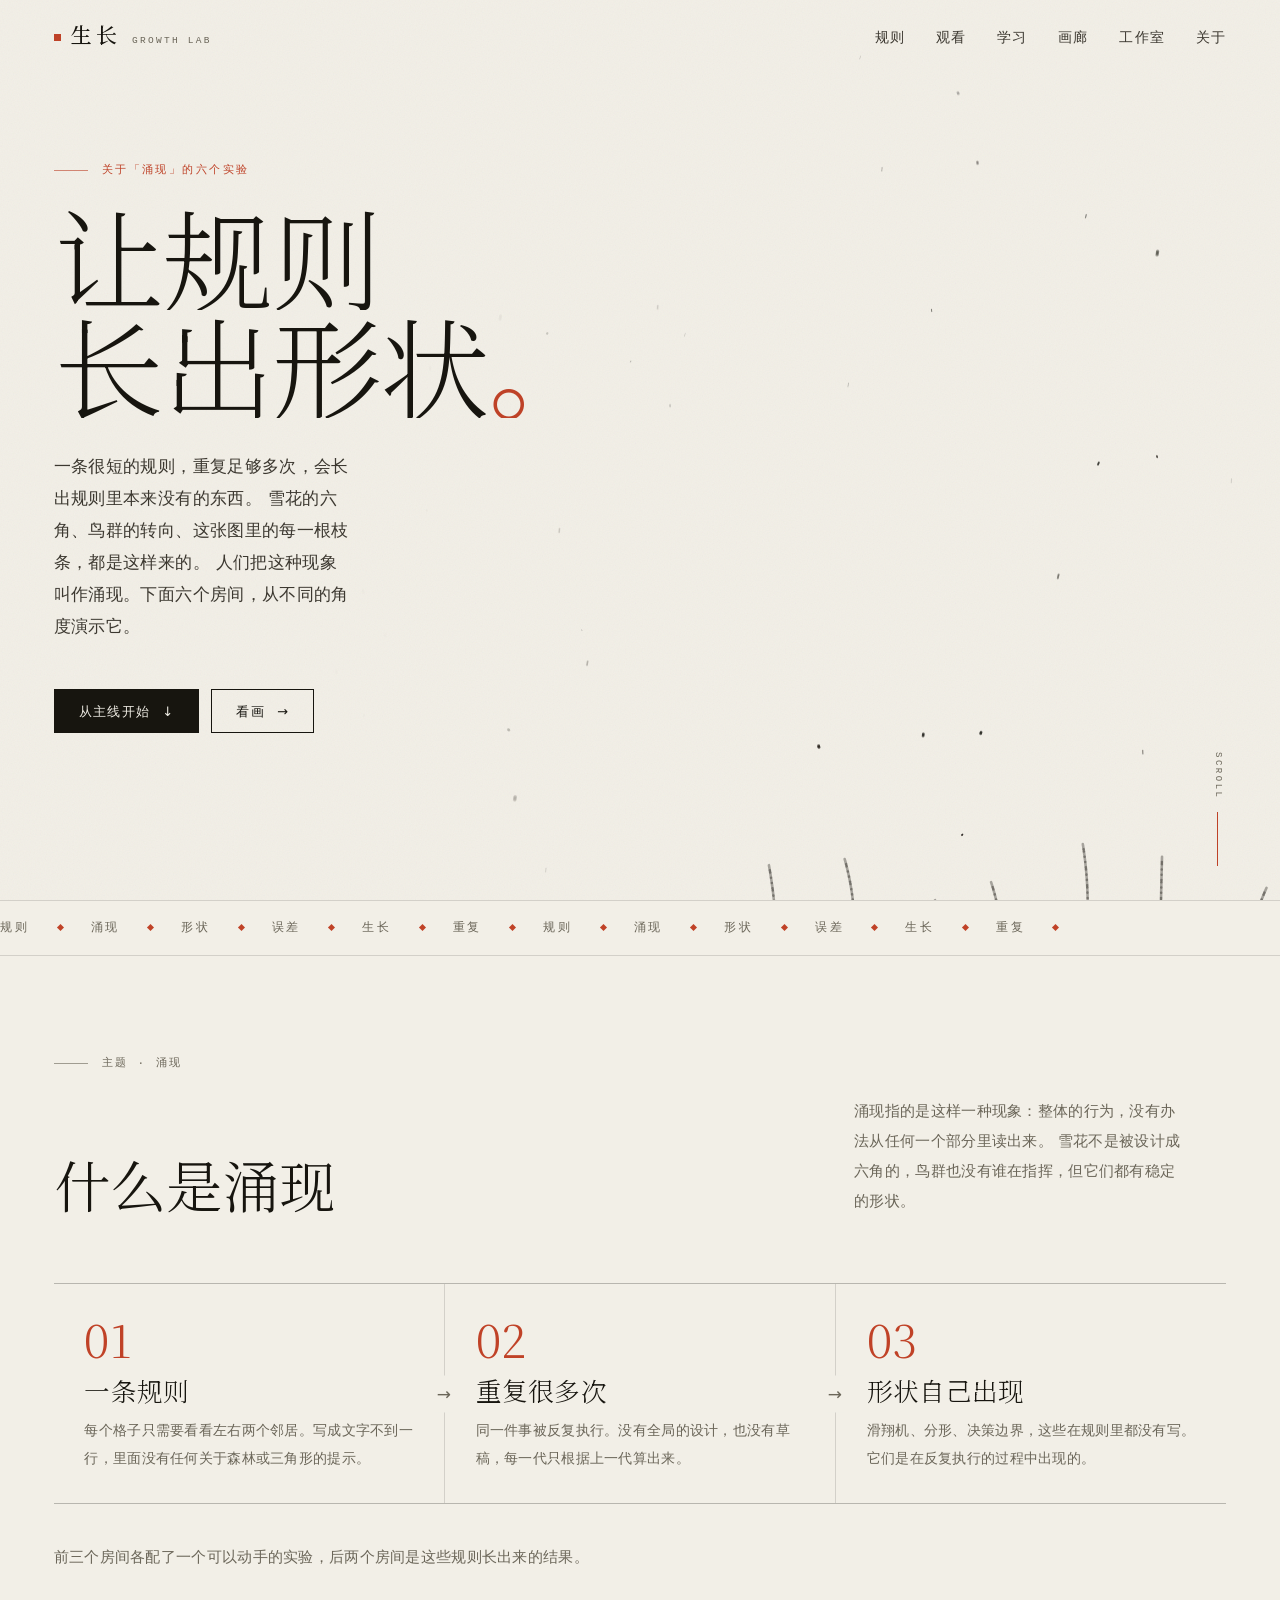
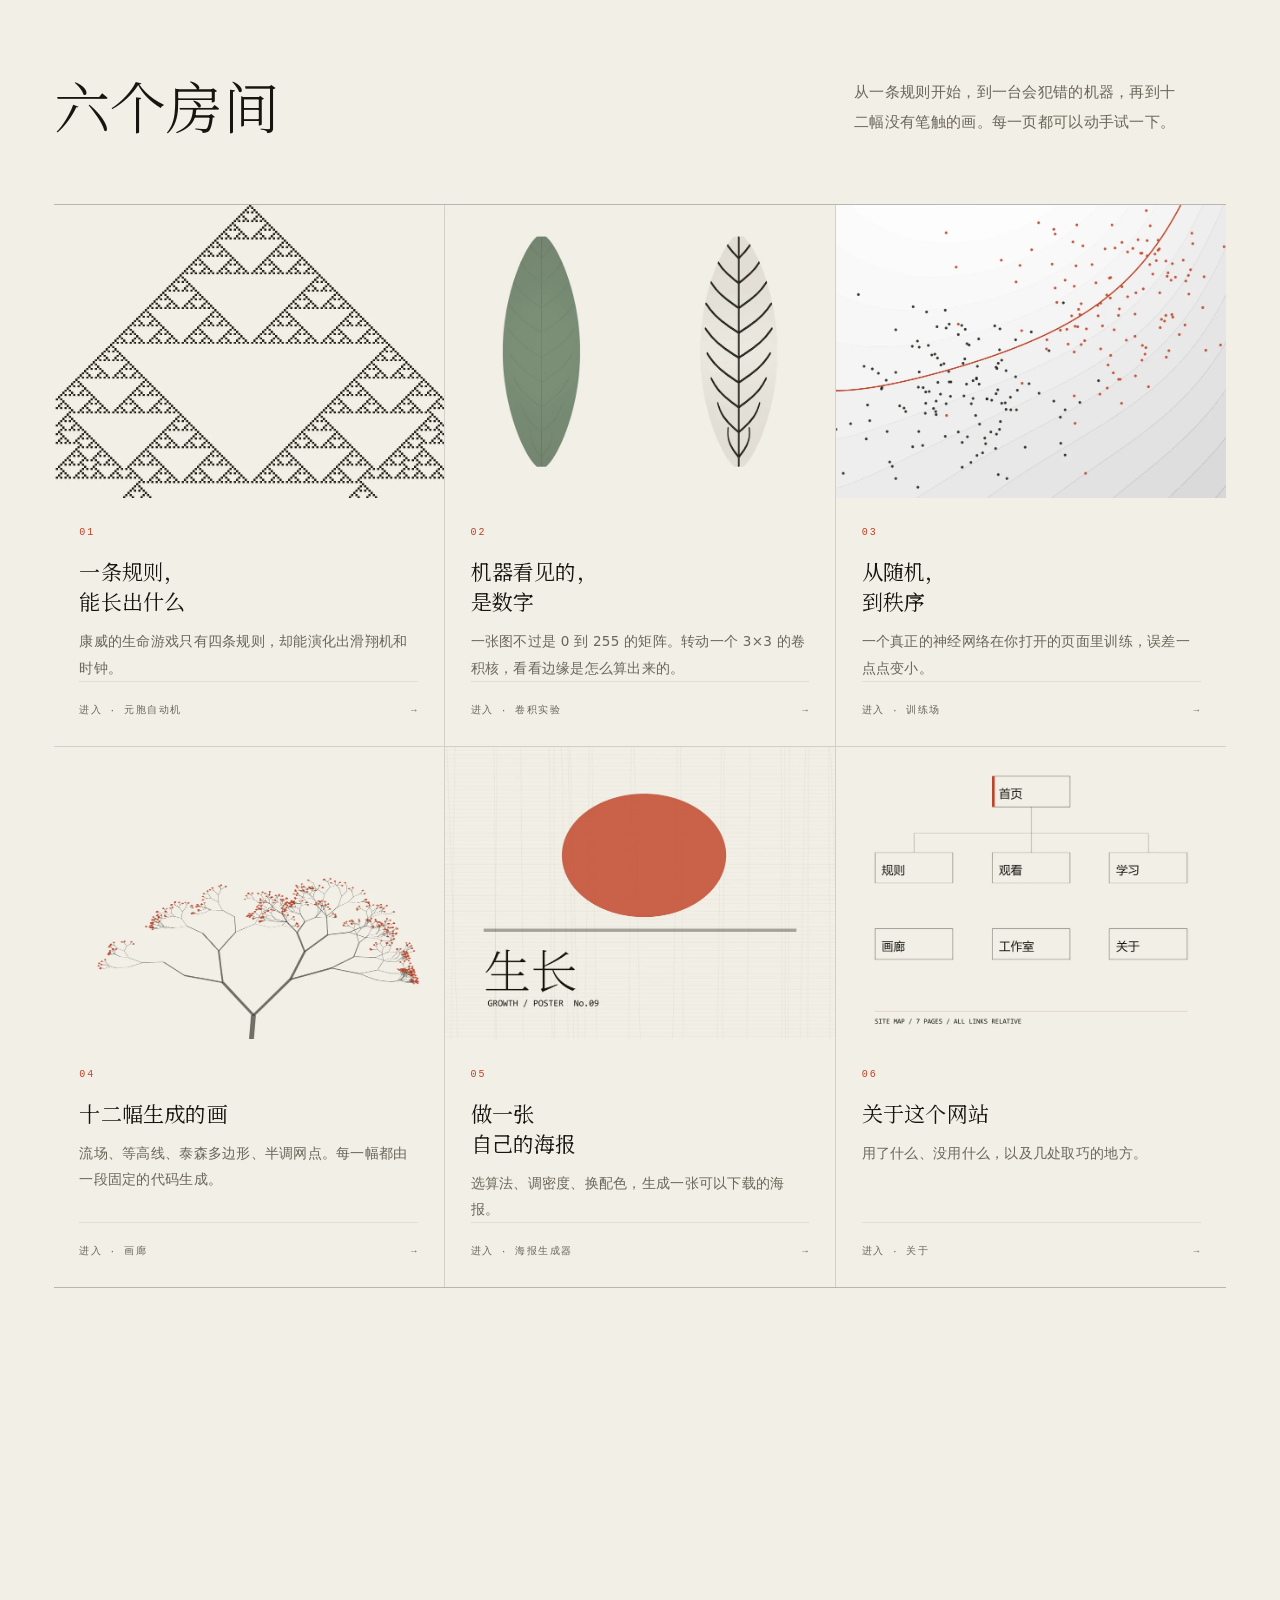
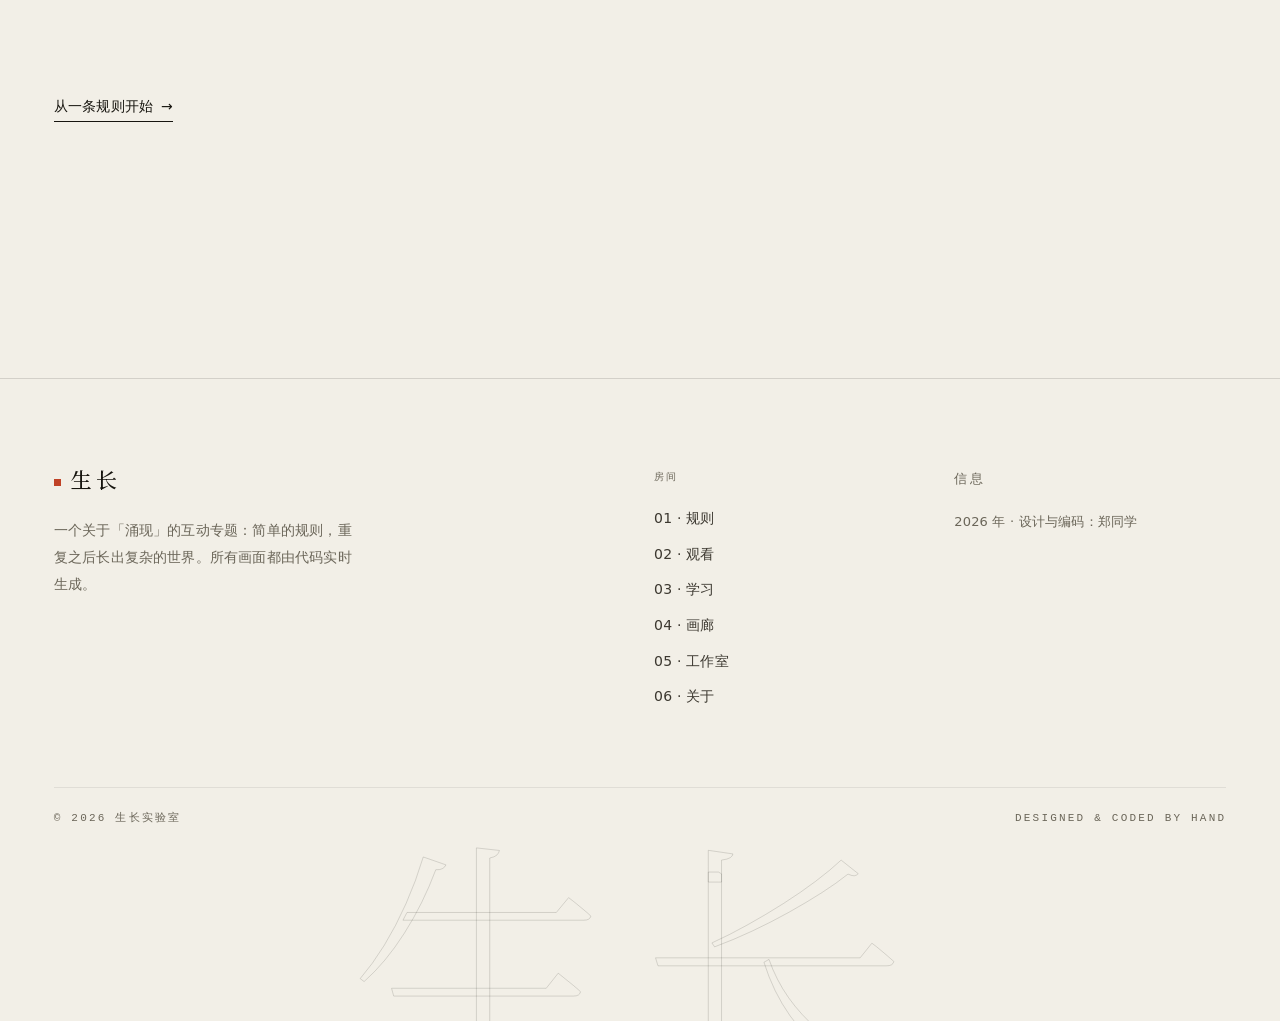
<file: index.html>
<!DOCTYPE html>
<html lang="zh-CN" class="no-js">
<head>
<meta charset="utf-8">
<meta name="viewport" content="width=device-width, initial-scale=1">
<title>生长 GROWTH LAB — 关于「涌现」的六个互动实验</title>
<meta name="description" content="涌现：简单的东西重复之后会变复杂。六个互动实验分别演示元胞自动机、卷积、神经网络与生成艺术，全部在浏览器里现场计算。">
<meta name="author" content="郑同学">
<meta name="theme-color" content="#f2efe7">
<meta property="og:type" content="website">
<meta property="og:title" content="生长 GROWTH LAB — 关于「涌现」的六个互动实验">
<meta property="og:description" content="一条规则，重复足够多次，会长出规则里根本没有的东西。">
<meta property="og:image" content="assets/img/share.png">
<link rel="icon" href="assets/img/favicon.svg" type="image/svg+xml">
<link rel="preload" as="font" type="font/woff" href="assets/fonts/growth-serif.woff" crossorigin>
<link rel="stylesheet" href="assets/css/base.css">
<link rel="stylesheet" href="assets/css/pages.css">
<script>document.documentElement.className = document.documentElement.className.replace('no-js', 'js');</script>
</head>
<body>

<a class="skip" href="#main">跳到正文</a>
<div class="progress" id="progress" aria-hidden="true"></div>
<div class="grain" aria-hidden="true"></div>
<div class="cursor" id="cursor" aria-hidden="true"></div>

<header class="site-head" id="siteHead">
  <a class="brand" href="index.html" aria-label="生长实验室 · 返回首页">
    <span class="brand-mark" aria-hidden="true"></span>
    <span class="brand-cn">生长</span>
    <span class="brand-en">Growth Lab</span>
  </a>
  <nav class="nav" aria-label="主导航">
    <a href="rules.html">规则</a>
    <a href="perceive.html">观看</a>
    <a href="learn.html">学习</a>
    <a href="gallery.html">画廊</a>
    <a href="studio.html">工作室</a>
    <a href="about.html">关于</a>
  </nav>
  <button class="menu-btn" id="menuBtn" aria-label="打开菜单" aria-expanded="false" aria-controls="menu">
    <span></span><span></span>
  </button>
</header>

<nav class="menu" id="menu" aria-label="站点导航" aria-hidden="true">
  <a href="index.html" aria-current="page"><span class="idx">00</span>首页</a>
  <a href="rules.html"><span class="idx">01</span>规则</a>
  <a href="perceive.html"><span class="idx">02</span>观看</a>
  <a href="learn.html"><span class="idx">03</span>学习</a>
  <a href="gallery.html"><span class="idx">04</span>画廊</a>
  <a href="studio.html"><span class="idx">05</span>工作室</a>
  <a href="about.html"><span class="idx">06</span>关于</a>
  <div class="menu-foot">
    <span class="mono">生长 · Growth Lab</span>
    <span class="mono">2026 / 互动专题</span>
  </div>
</nav>

<main id="main">

  <!-- ============ 封面 ============ -->
  <section class="hero">
    <canvas class="hero-canvas" id="heroCanvas" aria-hidden="true"></canvas>
    <div class="hero-veil" aria-hidden="true"></div>

    <div class="wrap hero-inner">
      <p class="eyebrow eyebrow--accent reveal">关于「涌现」的六个实验</p>

      <h1 class="display hero-title">
        <span class="mask-line" style="--d:0"><span>让规则</span></span>
        <span class="mask-line" style="--d:1"><span>长出形状<span class="hero-dot">。</span></span></span>
      </h1>

      <p class="lede hero-lede reveal" style="--d:3">
        一条很短的规则，重复足够多次，会长出规则里本来没有的东西。
        雪花的六角、鸟群的转向、这张图里的每一根枝条，都是这样来的。
        人们把这种现象叫作涌现。下面六个房间，从不同的角度演示它。
      </p>

      <div class="hero-cta reveal" style="--d:4">
        <a class="btn btn--fill" href="#premise">从主线开始 <span class="arw" aria-hidden="true">↓</span></a>
        <a class="btn" href="gallery.html">看画 <span class="arw" aria-hidden="true">→</span></a>
      </div>
    </div>

    <div class="scroll-cue" aria-hidden="true">
      <span>SCROLL</span>
      <i></i>
    </div>
  </section>

  <!-- ============ 跑马灯 ============ -->
  <div class="marquee" aria-hidden="true">
    <div class="marquee-track">
      <span class="marquee-item">规则 <i></i> 涌现 <i></i> 形状 <i></i> 误差 <i></i> 生长 <i></i> 重复 <i></i></span>
      <span class="marquee-item">规则 <i></i> 涌现 <i></i> 形状 <i></i> 误差 <i></i> 生长 <i></i> 重复 <i></i></span>
    </div>
  </div>

  <!-- ============ 主线 ============ -->
  <section class="premise" id="premise">
    <div class="wrap">
      <div class="sec-head">
        <p class="eyebrow reveal">主题 · 涌现</p>
        <h2 class="h2 reveal" style="--d:1">什么是涌现</h2>
        <p class="sec-note reveal" style="--d:2">
          涌现指的是这样一种现象：整体的行为，没有办法从任何一个部分里读出来。
          雪花不是被设计成六角的，鸟群也没有谁在指挥，但它们都有稳定的形状。
        </p>
      </div>

      <ol class="steps">
        <li class="step reveal" style="--d:0">
          <span class="step-num">01</span>
          <h3>一条规则</h3>
          <p>每个格子只需要看看左右两个邻居。写成文字不到一行，里面没有任何关于森林或三角形的提示。</p>
        </li>
        <li class="step reveal" style="--d:1">
          <span class="step-num">02</span>
          <h3>重复很多次</h3>
          <p>同一件事被反复执行。没有全局的设计，也没有草稿，每一代只根据上一代算出来。</p>
        </li>
        <li class="step reveal" style="--d:2">
          <span class="step-num">03</span>
          <h3>形状自己出现</h3>
          <p>滑翔机、分形、决策边界，这些在规则里都没有写。它们是在反复执行的过程中出现的。</p>
        </li>
      </ol>

      <p class="premise-note reveal">
        前三个房间各配了一个可以动手的实验，后两个房间是这些规则长出来的结果。
      </p>
    </div>
  </section>

  <!-- ============ 六个房间 ============ -->
  <section class="rooms-section" id="rooms">
    <div class="wrap">
      <div class="sec-head">
        
        <h2 class="h2 reveal" style="--d:1">六个房间</h2>
        <p class="sec-note reveal" style="--d:2">
          从一条规则开始，到一台会犯错的机器，再到十二幅没有笔触的画。每一页都可以动手试一下。
        </p>
      </div>

      <div class="rooms">

        <a class="room reveal" href="rules.html" style="--d:0">
          <div class="room-media">
            <img src="assets/img/room-rules.webp" alt="元胞自动机演化出的三角形分形图案" width="900" height="675" loading="lazy">
          </div>
          <div class="room-body">
            <span class="room-num">01</span>
            <h3>一条规则，<br>能长出什么</h3>
            <p>康威的生命游戏只有四条规则，却能演化出滑翔机和时钟。</p>
            <span class="room-go"><span>进入 · 元胞自动机</span><span class="arw" aria-hidden="true">→</span></span>
          </div>
        </a>

        <a class="room reveal" href="perceive.html" style="--d:1">
          <div class="room-media">
            <img src="assets/img/room-perceive.webp" alt="一张图片经过边缘检测卷积核后的特征图" width="900" height="675" loading="lazy">
          </div>
          <div class="room-body">
            <span class="room-num">02</span>
            <h3>机器看见的，<br>是数字</h3>
            <p>一张图不过是 0 到 255 的矩阵。转动一个 3×3 的卷积核，看看边缘是怎么算出来的。</p>
            <span class="room-go"><span>进入 · 卷积实验</span><span class="arw" aria-hidden="true">→</span></span>
          </div>
        </a>

        <a class="room reveal" href="learn.html" style="--d:2">
          <div class="room-media">
            <img src="assets/img/room-learn.webp" alt="神经网络在二维平面上学习出的决策边界" width="900" height="675" loading="lazy">
          </div>
          <div class="room-body">
            <span class="room-num">03</span>
            <h3>从随机，<br>到秩序</h3>
            <p>一个真正的神经网络在你打开的页面里训练，误差一点点变小。</p>
            <span class="room-go"><span>进入 · 训练场</span><span class="arw" aria-hidden="true">→</span></span>
          </div>
        </a>

        <a class="room reveal" href="gallery.html" style="--d:0">
          <div class="room-media">
            <img src="assets/img/room-gallery.webp" alt="程序生成的流场线条画" width="900" height="675" loading="lazy">
          </div>
          <div class="room-body">
            <span class="room-num">04</span>
            <h3>十二幅生成的画</h3>
            <p>流场、等高线、泰森多边形、半调网点。每一幅都由一段固定的代码生成。</p>
            <span class="room-go"><span>进入 · 画廊</span><span class="arw" aria-hidden="true">→</span></span>
          </div>
        </a>

        <a class="room reveal" href="studio.html" style="--d:1">
          <div class="room-media">
            <img src="assets/img/room-studio.webp" alt="海报生成器生成的抽象构成海报" width="900" height="675" loading="lazy">
          </div>
          <div class="room-body">
            <span class="room-num">05</span>
            <h3>做一张<br>自己的海报</h3>
            <p>选算法、调密度、换配色，生成一张可以下载的海报。</p>
            <span class="room-go"><span>进入 · 海报生成器</span><span class="arw" aria-hidden="true">→</span></span>
          </div>
        </a>

        <a class="room reveal" href="about.html" style="--d:2">
          <div class="room-media">
            <img src="assets/img/room-about.webp" alt="手绘风格的网站结构草图" width="900" height="675" loading="lazy">
          </div>
          <div class="room-body">
            <span class="room-num">06</span>
            <h3>关于这个网站</h3>
            <p>用了什么、没用什么，以及几处取巧的地方。</p>
            <span class="room-go"><span>进入 · 关于</span><span class="arw" aria-hidden="true">→</span></span>
          </div>
        </a>

      </div>
    </div>
  </section>

  <!-- ============ 收尾 ============ -->
  <section class="closing-section">
    <div class="wrap">
      <p class="closing reveal">
        网站里的图画没有一张来自图库，也没有一张是手绘的。它们都由代码生成，
        各自遵循一条很短的规则，重复到足够多次，然后有了形状。
      </p>
      <a class="link reveal" href="rules.html" style="--d:1">从一条规则开始 <span aria-hidden="true">→</span></a>
    </div>
  </section>

</main>

<footer class="site-foot">
  <div class="wrap">
    <div class="foot-grid">
      <div class="foot-brand">
        <a class="brand" href="index.html" aria-label="生长实验室 · 返回首页">
          <span class="brand-mark" aria-hidden="true"></span>
          <span class="brand-cn">生长</span>
        </a>
        <p>一个关于「涌现」的互动专题：简单的规则，重复之后长出复杂的世界。所有画面都由代码实时生成。</p>
      </div>
      <div class="foot-nav">
        <p class="foot-h">房间</p>
        <div class="foot-list">
          <a href="rules.html">01 · 规则</a>
          <a href="perceive.html">02 · 观看</a>
          <a href="learn.html">03 · 学习</a>
          <a href="gallery.html">04 · 画廊</a>
          <a href="studio.html">05 · 工作室</a>
          <a href="about.html">06 · 关于</a>
        </div>
      </div>
      <div class="foot-info">
        <p class="foot-h">信息</p>
        <p>2026 年 · 设计与编码：郑同学</p>
      </div>
    </div>
    <div class="foot-bottom">
      <span class="mono">© 2026 生长实验室</span>
      <span class="mono">Designed &amp; coded by hand</span>
    </div>
  </div>
  <div class="foot-word" aria-hidden="true">生长</div>
</footer>

<script src="assets/js/core.js" defer></script>
<script src="assets/js/hero.js" defer></script>
</body>
</html>
</file>
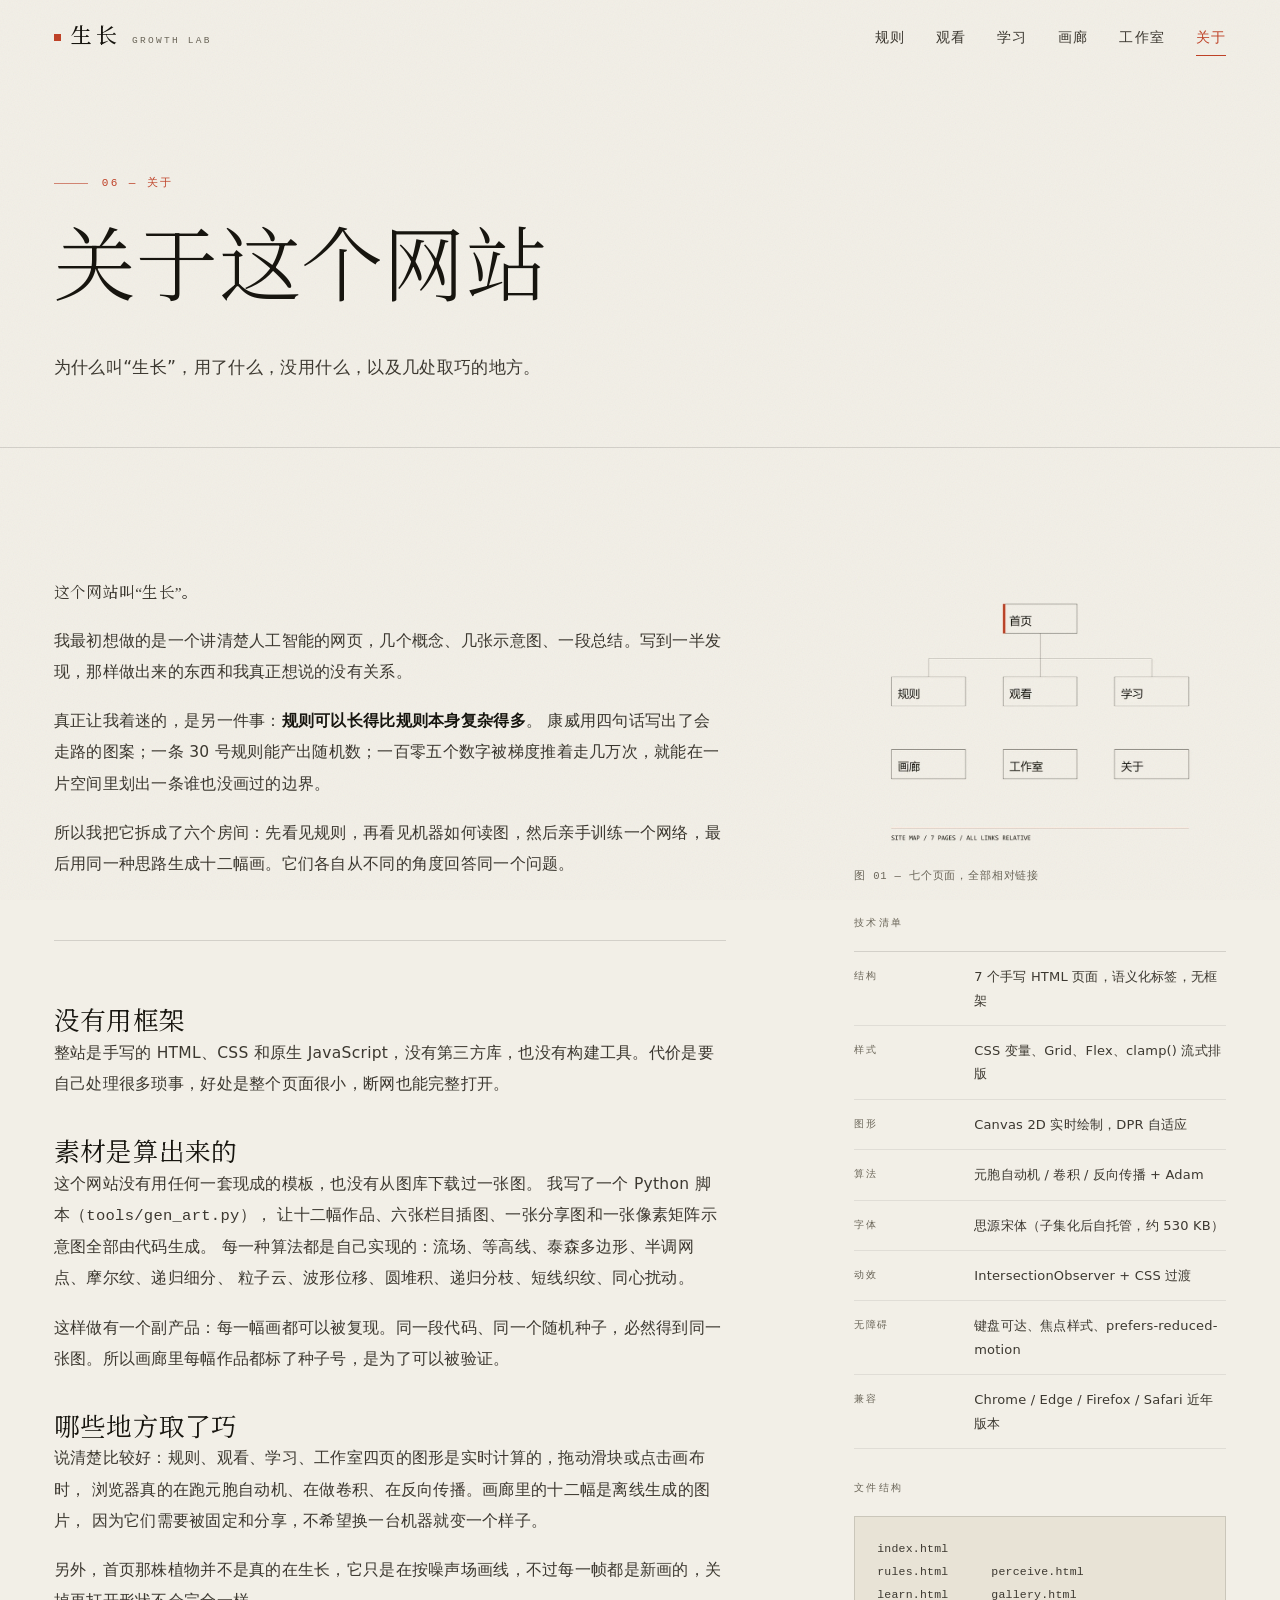
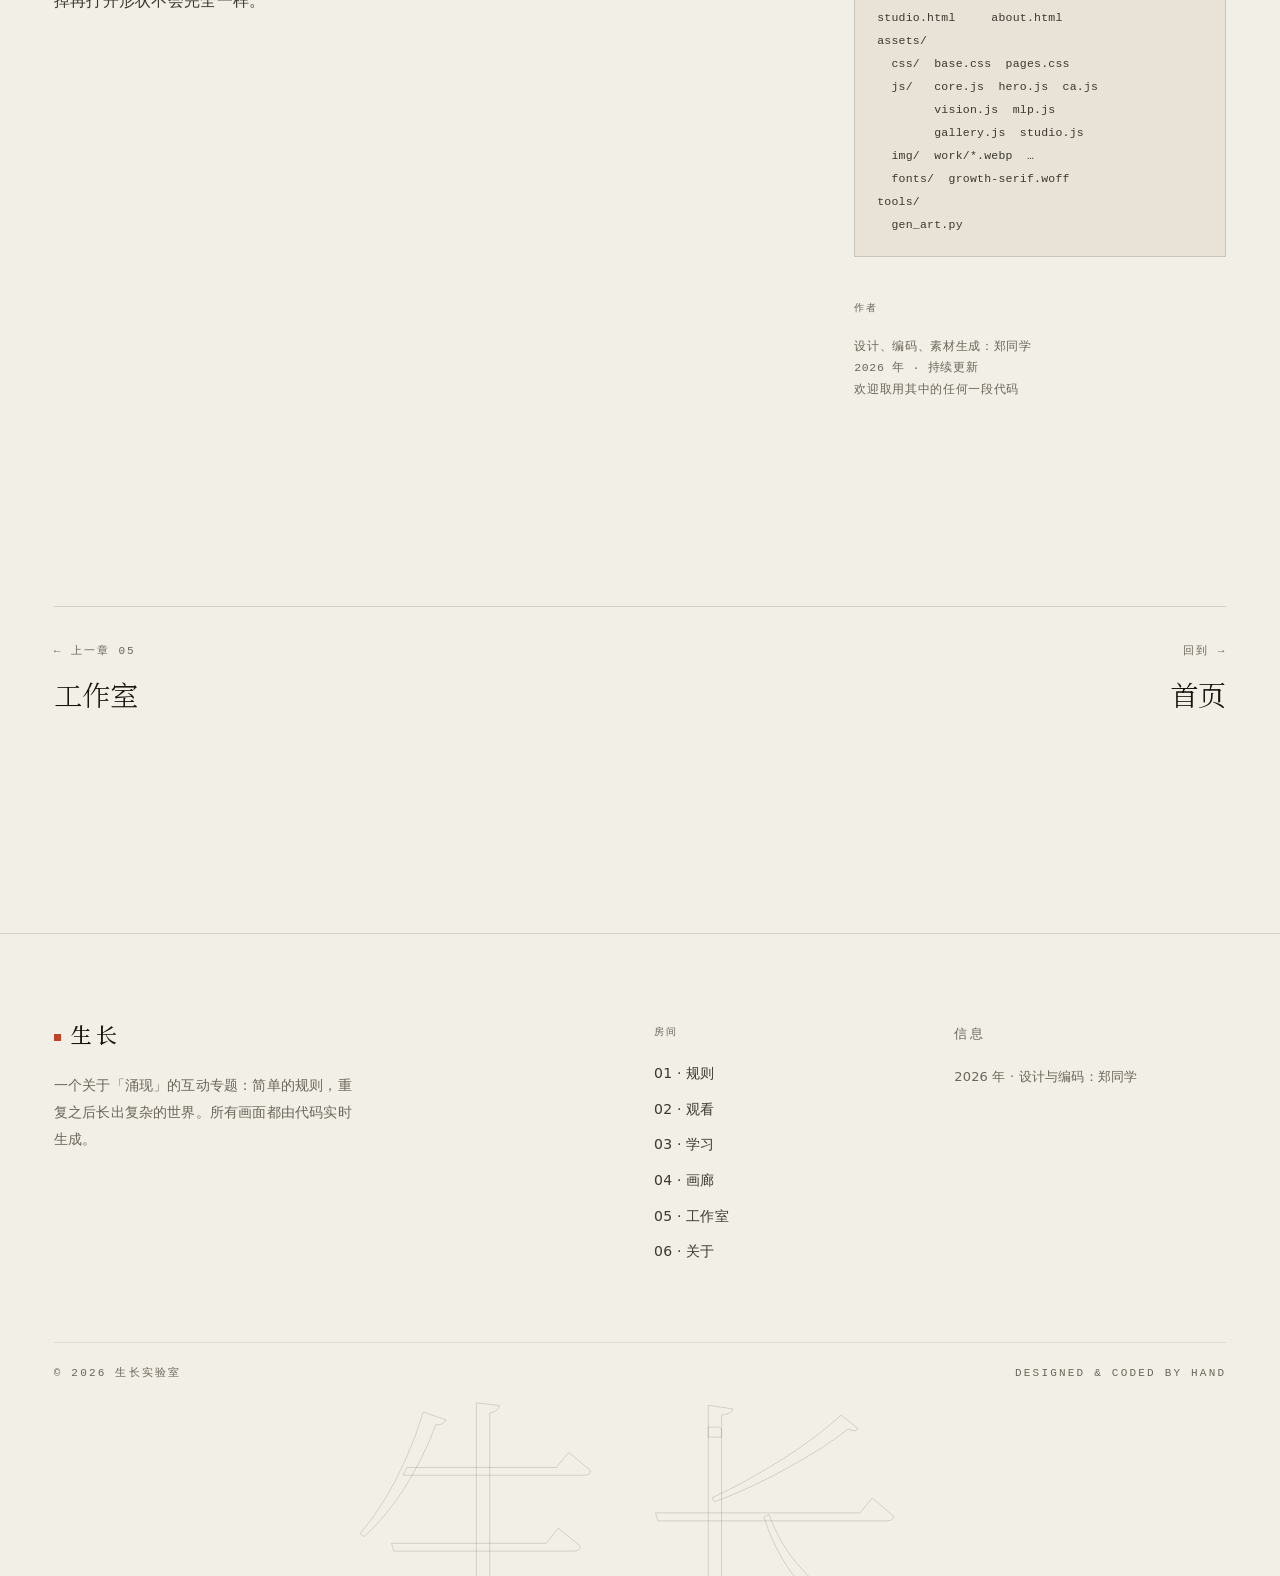
<file: about.html>
<!DOCTYPE html>
<html lang="zh-CN" class="no-js">
<head>
<meta charset="utf-8">
<meta name="viewport" content="width=device-width, initial-scale=1">
<title>关于 — 这个网站是怎么做出来的 | 生长 GROWTH LAB</title>
<meta name="description" content="关于「生长」：为什么做这个专题、用了哪些技术、素材从哪来、哪些地方取了巧，以及一份诚实的制作说明。">
<meta name="author" content="郑同学">
<meta name="theme-color" content="#f2efe7">
<meta property="og:type" content="article">
<meta property="og:title" content="关于 — 这个网站是怎么做出来的">
<meta property="og:description" content="用了什么、没用什么、哪些地方取了巧。">
<meta property="og:image" content="assets/img/room-about.webp">
<link rel="icon" href="assets/img/favicon.svg" type="image/svg+xml">
<link rel="preload" as="font" type="font/woff" href="assets/fonts/growth-serif.woff" crossorigin>
<link rel="stylesheet" href="assets/css/base.css">
<link rel="stylesheet" href="assets/css/pages.css">
<script>document.documentElement.className = document.documentElement.className.replace('no-js', 'js');</script>
</head>
<body>

<a class="skip" href="#main">跳到正文</a>
<div class="progress" id="progress" aria-hidden="true"></div>
<div class="grain" aria-hidden="true"></div>
<div class="cursor" id="cursor" aria-hidden="true"></div>

<header class="site-head" id="siteHead">
  <a class="brand" href="index.html" aria-label="生长实验室 · 返回首页">
    <span class="brand-mark" aria-hidden="true"></span>
    <span class="brand-cn">生长</span>
    <span class="brand-en">Growth Lab</span>
  </a>
  <nav class="nav" aria-label="主导航">
    <a href="rules.html">规则</a>
    <a href="perceive.html">观看</a>
    <a href="learn.html">学习</a>
    <a href="gallery.html">画廊</a>
    <a href="studio.html">工作室</a>
    <a href="about.html" aria-current="page">关于</a>
  </nav>
  <button class="menu-btn" id="menuBtn" aria-label="打开菜单" aria-expanded="false" aria-controls="menu">
    <span></span><span></span>
  </button>
</header>

<nav class="menu" id="menu" aria-label="站点导航" aria-hidden="true">
  <a href="index.html"><span class="idx">00</span>首页</a>
  <a href="rules.html"><span class="idx">01</span>规则</a>
  <a href="perceive.html"><span class="idx">02</span>观看</a>
  <a href="learn.html"><span class="idx">03</span>学习</a>
  <a href="gallery.html"><span class="idx">04</span>画廊</a>
  <a href="studio.html"><span class="idx">05</span>工作室</a>
  <a href="about.html" aria-current="page"><span class="idx">06</span>关于</a>
  <div class="menu-foot">
    <span class="mono">生长 · Growth Lab</span>
    <span class="mono">2026 / 互动专题</span>
  </div>
</nav>

<main id="main">

  <header class="page-head">
    <div class="wrap">
      <p class="eyebrow eyebrow--accent reveal">06 — 关于</p>
      <h1 class="page-title reveal" style="--d:1">关于这个网站</h1>
      <div class="page-head-foot">
        <p class="lede reveal" style="--d:2">
          为什么叫“生长”，用了什么，没用什么，以及几处取巧的地方。
        </p>
      </div>
    </div>
  </header>

  <section class="section">
    <div class="wrap about-grid">

      <div class="about-main prose">
        <p class="about-lead reveal">
          这个网站叫“生长”。
        </p>
        <p class="reveal" style="--d:1">
          我最初想做的是一个讲清楚人工智能的网页，几个概念、几张示意图、一段总结。写到一半发现，那样做出来的东西和我真正想说的没有关系。
        </p>
        <p class="reveal" style="--d:2">
          真正让我着迷的，是另一件事：<strong>规则可以长得比规则本身复杂得多</strong>。
          康威用四句话写出了会走路的图案；一条 30 号规则能产出随机数；一百零五个数字被梯度推着走几万次，就能在一片空间里划出一条谁也没画过的边界。
        </p>
        <p class="reveal" style="--d:3">
          所以我把它拆成了六个房间：先看见规则，再看见机器如何读图，然后亲手训练一个网络，最后用同一种思路生成十二幅画。它们各自从不同的角度回答同一个问题。
        </p>

        <hr class="rule" style="margin-block:clamp(36px,5vw,60px)">

        <h2 class="h3 reveal">没有用框架</h2>
        <p class="reveal">
          整站是手写的 HTML、CSS 和原生 JavaScript，没有第三方库，也没有构建工具。代价是要自己处理很多琐事，好处是整个页面很小，断网也能完整打开。
        </p>

        <h2 class="h3 reveal" style="margin-top:32px">素材是算出来的</h2>
        <p class="reveal">
          这个网站没有用任何一套现成的模板，也没有从图库下载过一张图。
          我写了一个 Python 脚本（<code>tools/gen_art.py</code>），
          让十二幅作品、六张栏目插图、一张分享图和一张像素矩阵示意图全部由代码生成。
          每一种算法都是自己实现的：流场、等高线、泰森多边形、半调网点、摩尔纹、递归细分、
          粒子云、波形位移、圆堆积、递归分枝、短线织纹、同心扰动。
        </p>
        <p class="reveal">
          这样做有一个副产品：每一幅画都可以被复现。同一段代码、同一个随机种子，必然得到同一张图。所以画廊里每幅作品都标了种子号，是为了可以被验证。
        </p>

        <h2 class="h3 reveal" style="margin-top:32px">哪些地方取了巧</h2>
        <p class="reveal">
          说清楚比较好：规则、观看、学习、工作室四页的图形是实时计算的，拖动滑块或点击画布时，
          浏览器真的在跑元胞自动机、在做卷积、在反向传播。画廊里的十二幅是离线生成的图片，
          因为它们需要被固定和分享，不希望换一台机器就变一个样子。
        </p>
        <p class="reveal">
          另外，首页那株植物并不是真的在生长，它只是在按噪声场画线，不过每一帧都是新画的，关掉再打开形状不会完全一样。
        </p>
      </div>

      <aside class="about-side">
        <div class="reveal">
          <figure class="figure">
            <img src="assets/img/room-about.webp" alt="网站的七个页面之间的链接关系示意图" width="900" height="675" loading="lazy">
            <figcaption class="figcap">
              <span>图 01 — 七个页面，全部相对链接</span>
            </figcaption>
          </figure>
        </div>

        <div>
          <p class="foot-h">技术清单</p>
          <dl class="spec-list">
            <div><dt>结构</dt><dd>7 个手写 HTML 页面，语义化标签，无框架</dd></div>
            <div><dt>样式</dt><dd>CSS 变量、Grid、Flex、clamp() 流式排版</dd></div>
            <div><dt>图形</dt><dd>Canvas 2D 实时绘制，DPR 自适应</dd></div>
            <div><dt>算法</dt><dd>元胞自动机 / 卷积 / 反向传播 + Adam</dd></div>
            <div><dt>字体</dt><dd>思源宋体（子集化后自托管，约 530 KB）</dd></div>
            <div><dt>动效</dt><dd>IntersectionObserver + CSS 过渡</dd></div>
            <div><dt>无障碍</dt><dd>键盘可达、焦点样式、prefers-reduced-motion</dd></div>
            <div><dt>兼容</dt><dd>Chrome / Edge / Firefox / Safari 近年版本</dd></div>
          </dl>
        </div>

        <div>
          <p class="foot-h">文件结构</p>
          <pre class="code-block">index.html
rules.html      perceive.html
learn.html      gallery.html
studio.html     about.html
assets/
  css/  base.css  pages.css
  js/   core.js  hero.js  ca.js
        vision.js  mlp.js
        gallery.js  studio.js
  img/  work/*.webp  …
  fonts/  growth-serif.woff
tools/
  gen_art.py</pre>
        </div>

        <div>
          <p class="foot-h">作者</p>
          <p class="note" style="text-transform:none">
            设计、编码、素材生成：郑同学<br>
            2026 年 · 持续更新<br>
            欢迎取用其中的任何一段代码
          </p>
        </div>
      </aside>
    </div>
  </section>

  <section class="section section--tight">
    <div class="wrap">
      <hr class="rule">
      <div class="next-row">
        <a class="next-card" href="studio.html">
          <span class="mono">← 上一章 05</span>
          <strong>工作室</strong>
        </a>
        <a class="next-card next-card--r" href="index.html">
          <span class="mono">回到 →</span>
          <strong>首页</strong>
        </a>
      </div>
    </div>
  </section>

</main>

<footer class="site-foot">
  <div class="wrap">
    <div class="foot-grid">
      <div class="foot-brand">
        <a class="brand" href="index.html" aria-label="生长实验室 · 返回首页">
          <span class="brand-mark" aria-hidden="true"></span>
          <span class="brand-cn">生长</span>
        </a>
        <p>一个关于「涌现」的互动专题：简单的规则，重复之后长出复杂的世界。所有画面都由代码实时生成。</p>
      </div>
      <div class="foot-nav">
        <p class="foot-h">房间</p>
        <div class="foot-list">
          <a href="rules.html">01 · 规则</a>
          <a href="perceive.html">02 · 观看</a>
          <a href="learn.html">03 · 学习</a>
          <a href="gallery.html">04 · 画廊</a>
          <a href="studio.html">05 · 工作室</a>
          <a href="about.html">06 · 关于</a>
        </div>
      </div>
      <div class="foot-info">
        <p class="foot-h">信息</p>
        <p>2026 年 · 设计与编码：郑同学</p>
      </div>
    </div>
    <div class="foot-bottom">
      <span class="mono">© 2026 生长实验室</span>
      <span class="mono">Designed &amp; coded by hand</span>
    </div>
  </div>
  <div class="foot-word" aria-hidden="true">生长</div>
</footer>

<script src="assets/js/core.js" defer></script>
</body>
</html>
</file>
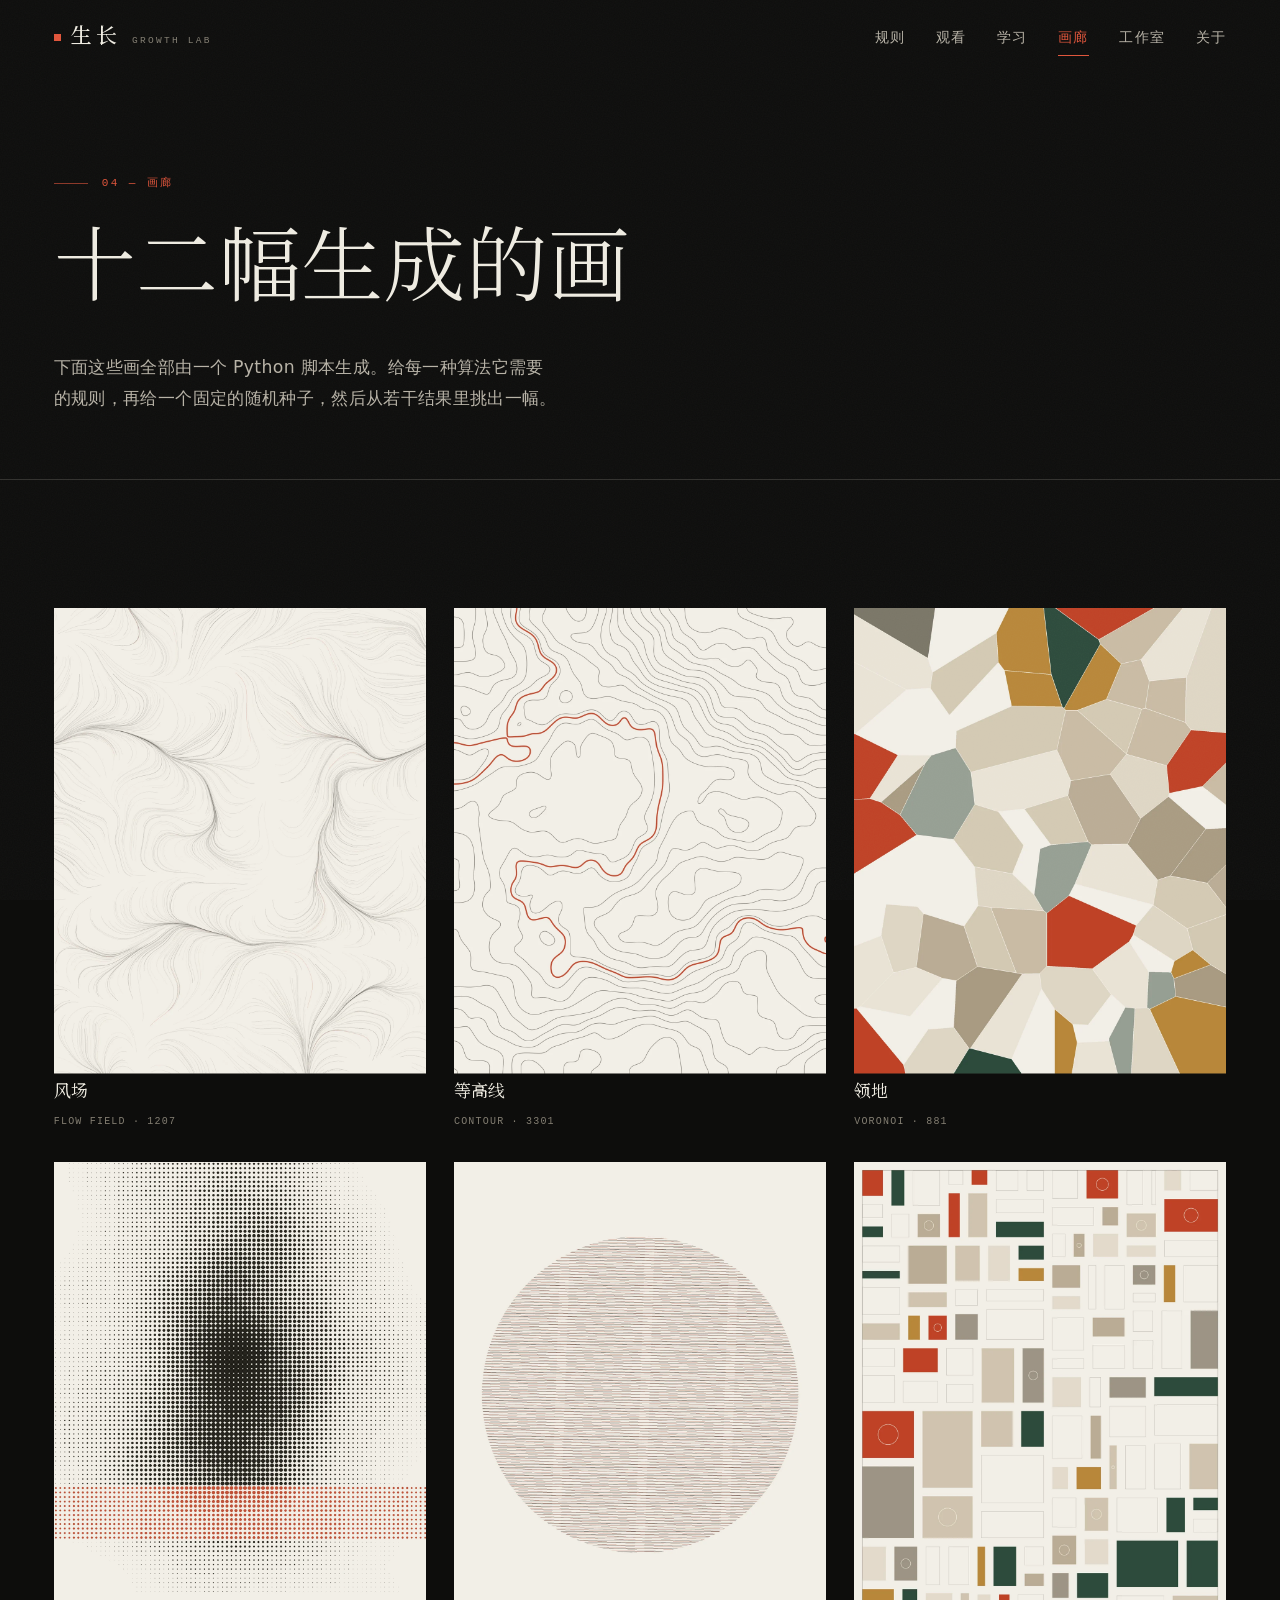
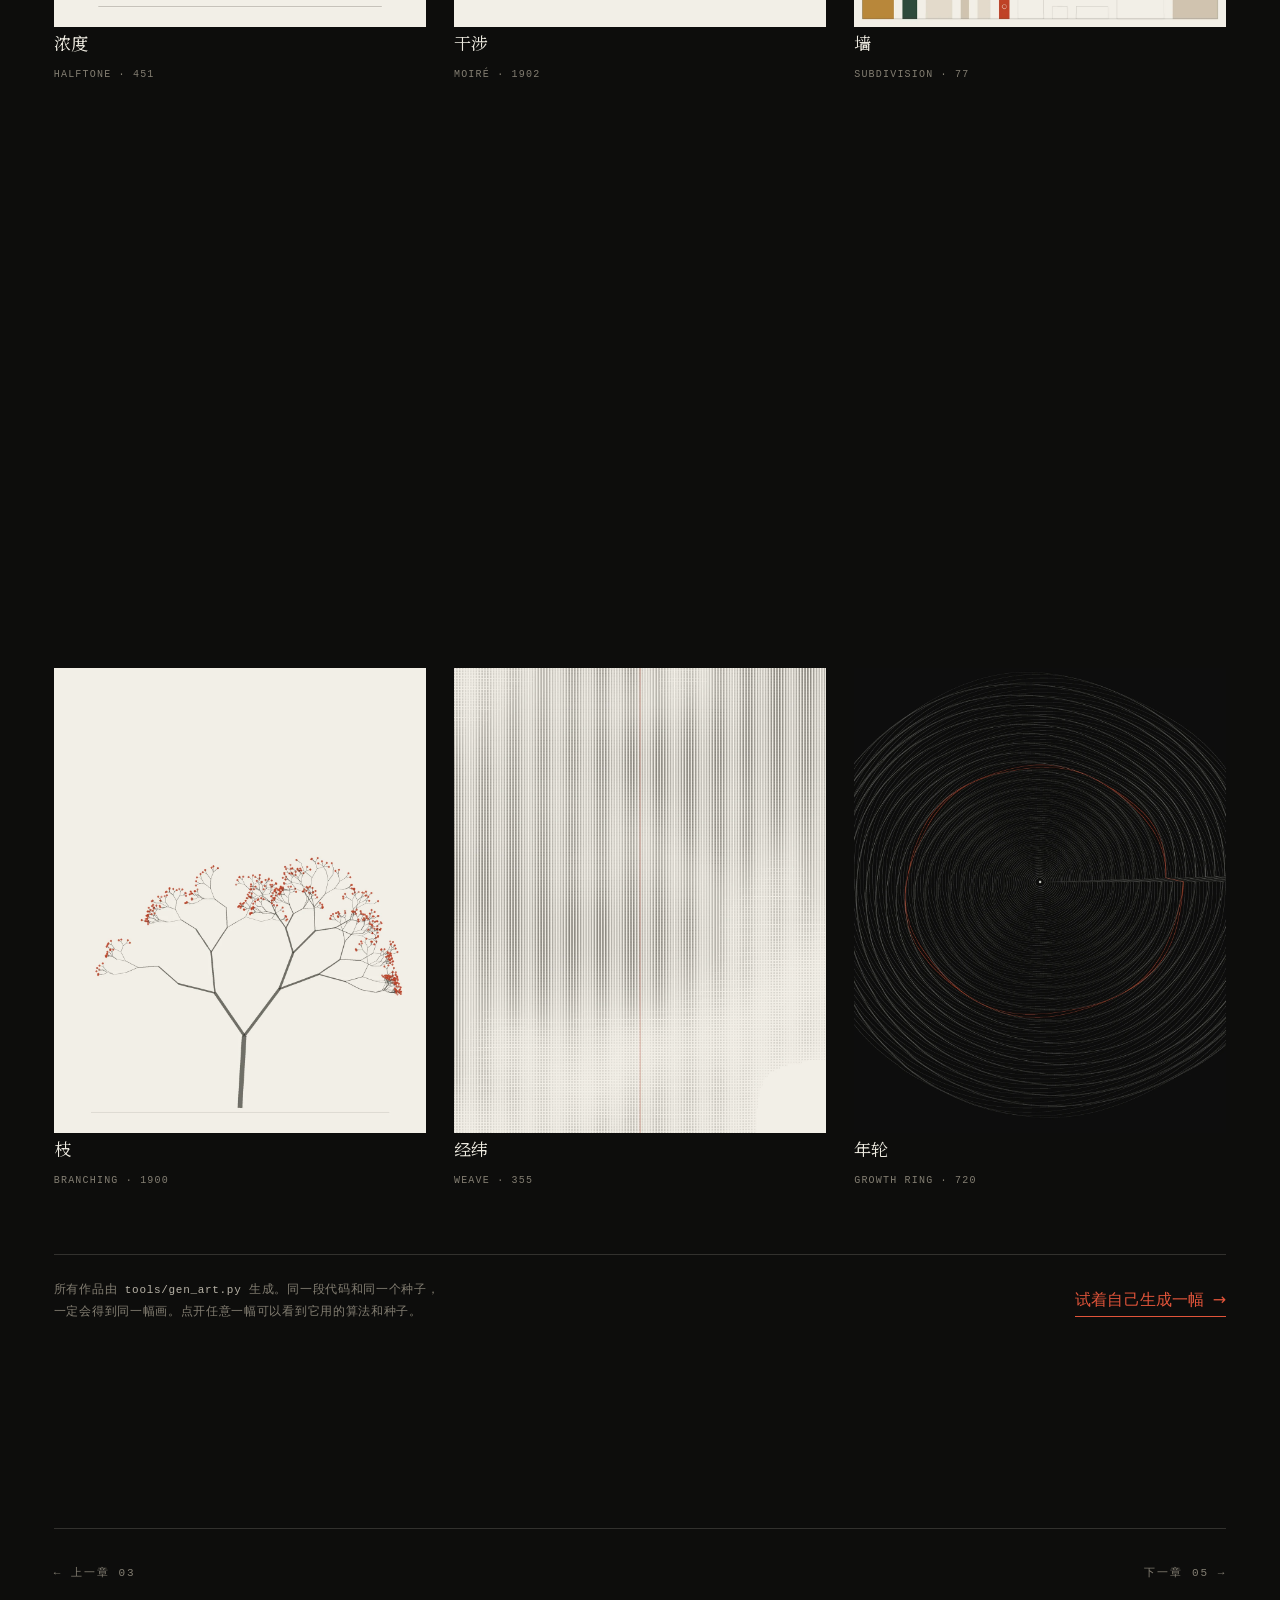
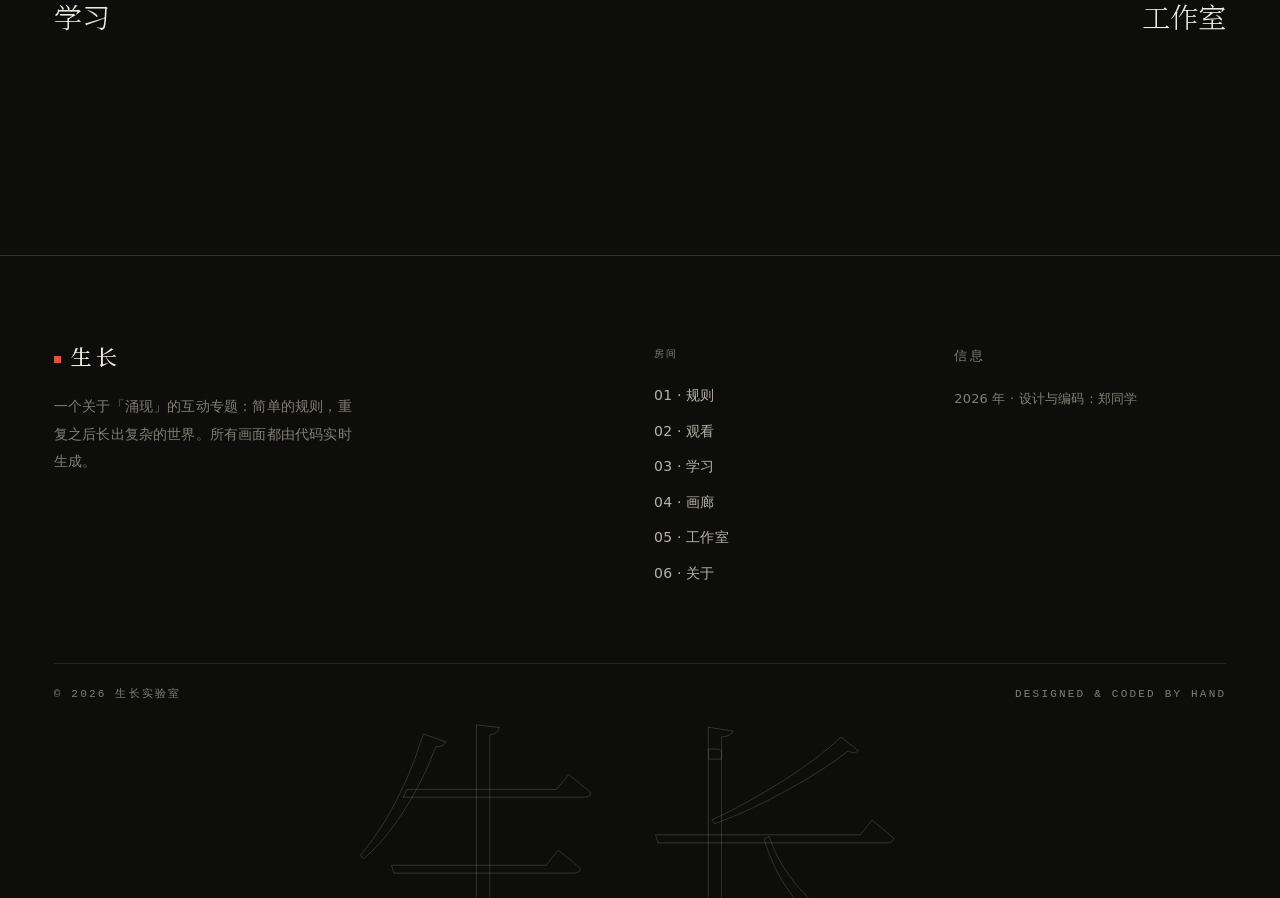
<file: gallery.html>
<!DOCTYPE html>
<html lang="zh-CN" class="no-js">
<head>
<meta charset="utf-8">
<meta name="viewport" content="width=device-width, initial-scale=1">
<title>画廊 — 十二幅画，没有一笔是人画的 | 生长 GROWTH LAB</title>
<meta name="description" content="十二幅由算法生成的作品：流场、等高线、泰森多边形、半调网点、摩尔纹、递归细分、粒子云、波形位移、圆堆积、递归分枝、短线织纹、同心扰动。">
<meta name="author" content="郑同学">
<meta name="theme-color" content="#0d0d0c">
<meta property="og:type" content="article">
<meta property="og:title" content="画廊 — 十二幅画，没有一笔是人画的">
<meta property="og:description" content="算法写下秩序，人只负责挑选。">
<meta property="og:image" content="assets/img/work/01-wind.webp">
<link rel="icon" href="assets/img/favicon.svg" type="image/svg+xml">
<link rel="preload" as="font" type="font/woff" href="assets/fonts/growth-serif.woff" crossorigin>
<link rel="stylesheet" href="assets/css/base.css">
<link rel="stylesheet" href="assets/css/pages.css">
<script>document.documentElement.className = document.documentElement.className.replace('no-js', 'js');</script>
</head>
<body class="theme-dark">

<a class="skip" href="#main">跳到正文</a>
<div class="progress" id="progress" aria-hidden="true"></div>
<div class="grain" aria-hidden="true"></div>
<div class="cursor" id="cursor" aria-hidden="true"></div>

<header class="site-head" id="siteHead">
  <a class="brand" href="index.html" aria-label="生长实验室 · 返回首页">
    <span class="brand-mark" aria-hidden="true"></span>
    <span class="brand-cn">生长</span>
    <span class="brand-en">Growth Lab</span>
  </a>
  <nav class="nav" aria-label="主导航">
    <a href="rules.html">规则</a>
    <a href="perceive.html">观看</a>
    <a href="learn.html">学习</a>
    <a href="gallery.html" aria-current="page">画廊</a>
    <a href="studio.html">工作室</a>
    <a href="about.html">关于</a>
  </nav>
  <button class="menu-btn" id="menuBtn" aria-label="打开菜单" aria-expanded="false" aria-controls="menu">
    <span></span><span></span>
  </button>
</header>

<nav class="menu" id="menu" aria-label="站点导航" aria-hidden="true">
  <a href="index.html"><span class="idx">00</span>首页</a>
  <a href="rules.html"><span class="idx">01</span>规则</a>
  <a href="perceive.html"><span class="idx">02</span>观看</a>
  <a href="learn.html"><span class="idx">03</span>学习</a>
  <a href="gallery.html" aria-current="page"><span class="idx">04</span>画廊</a>
  <a href="studio.html"><span class="idx">05</span>工作室</a>
  <a href="about.html"><span class="idx">06</span>关于</a>
  <div class="menu-foot">
    <span class="mono">生长 · Growth Lab</span>
    <span class="mono">2026 / 互动专题</span>
  </div>
</nav>

<main id="main">

  <header class="page-head">
    <div class="wrap">
      <p class="eyebrow eyebrow--accent reveal">04 — 画廊</p>
      <h1 class="page-title reveal" style="--d:1">十二幅生成的画</h1>
      <div class="page-head-foot">
        <p class="lede reveal" style="--d:2">
          下面这些画全部由一个 Python 脚本生成。给每一种算法它需要的规则，再给一个固定的随机种子，然后从若干结果里挑出一幅。
        </p>
      </div>
    </div>
  </header>

  <section class="section">
    <div class="wrap">
      <div class="gal" id="gal">

        <button type="button" class="gal-item reveal" style="--d:0"
          data-full="assets/img/work/01-wind.webp" data-title="风场" data-algo="流场线 · Flow Field" data-seed="1207"
          data-desc="一万五千个粒子在同一张角度场里漂流，每一个只负责决定下一步往哪走。走够两百三十步就停下，留下一条线。">
          <span class="gal-media">
            <img src="assets/img/work/01-wind.webp" alt="风场：大量顺着噪声流场飘动的细线" width="1200" height="1500" loading="lazy">
            <span class="gal-veil"><span>点击放大</span></span>
          </span>
          <span class="gal-title">风场</span>
          <span class="gal-algo">Flow Field · 1207</span>
        </button>

        <button type="button" class="gal-item reveal" style="--d:1"
          data-full="assets/img/work/02-contour.webp" data-title="等高线" data-algo="噪声等高线 · Contour" data-seed="3301"
          data-desc="把一张平滑的噪声当作地形来切。每一条线代表同一个高度，一共三十层，其中一层用了朱砂色。">
          <span class="gal-media">
            <img src="assets/img/work/02-contour.webp" alt="等高线：一层层弯曲的闭合曲线，其中一条是朱砂色" width="1200" height="1500" loading="lazy">
            <span class="gal-veil"><span>点击放大</span></span>
          </span>
          <span class="gal-title">等高线</span>
          <span class="gal-algo">Contour · 3301</span>
        </button>

        <button type="button" class="gal-item reveal" style="--d:2"
          data-full="assets/img/work/03-territory.webp" data-title="领地" data-algo="泰森多边形 · Voronoi" data-seed="881"
          data-desc="每个点占有离它最近的那片土地。七十八个点，分出七十八块领地。">
          <span class="gal-media">
            <img src="assets/img/work/03-territory.webp" alt="泰森多边形：由不规则多边形拼成的色块" width="1200" height="1500" loading="lazy">
            <span class="gal-veil"><span>点击放大</span></span>
          </span>
          <span class="gal-title">领地</span>
          <span class="gal-algo">Voronoi · 881</span>
        </button>

        <button type="button" class="gal-item reveal" style="--d:0"
          data-full="assets/img/work/04-density.webp" data-title="浓度" data-algo="半调网点 · Halftone" data-seed="451"
          data-desc="只有黑点，没有灰。点的直径决定明暗，底部那条朱砂色带是刻意留下的。">
          <span class="gal-media">
            <img src="assets/img/work/04-density.webp" alt="半调网点：由大小不同的圆点组成的明暗渐变" width="1200" height="1500" loading="lazy">
            <span class="gal-veil"><span>点击放大</span></span>
          </span>
          <span class="gal-title">浓度</span>
          <span class="gal-algo">Halftone · 451</span>
        </button>

        <button type="button" class="gal-item reveal" style="--d:1"
          data-full="assets/img/work/05-interference.webp" data-title="干涉" data-algo="摩尔纹 · Moiré" data-seed="1902"
          data-desc="三组几乎平行的线，以极小的角度差叠在一起。看到的网是它们互相干涉的结果，没有一条线是弯的。">
          <span class="gal-media">
            <img src="assets/img/work/05-interference.webp" alt="摩尔纹：三组细线交叠出的编织状图案" width="1200" height="1500" loading="lazy">
            <span class="gal-veil"><span>点击放大</span></span>
          </span>
          <span class="gal-title">干涉</span>
          <span class="gal-algo">Moiré · 1902</span>
        </button>

        <button type="button" class="gal-item reveal" style="--d:2"
          data-full="assets/img/work/06-wall.webp" data-title="墙" data-algo="递归细分 · Subdivision" data-seed="77"
          data-desc="一条线把矩形切成两半，两半再各自被切开，直到切不动为止。七次之后，它变成了一堵墙。">
          <span class="gal-media">
            <img src="assets/img/work/06-wall.webp" alt="递归细分：大小不一的矩形色块拼成一面墙" width="1200" height="1500" loading="lazy">
            <span class="gal-veil"><span>点击放大</span></span>
          </span>
          <span class="gal-title">墙</span>
          <span class="gal-algo">Subdivision · 77</span>
        </button>

        <button type="button" class="gal-item reveal" style="--d:0"
          data-full="assets/img/work/07-dust.webp" data-title="尘埃" data-algo="粒子云 · Dust" data-seed="2026"
          data-desc="七团被压扁的高斯分布，几万次随机落点，然后交给一张从蓝到橙的调色表。">
          <span class="gal-media">
            <img src="assets/img/work/07-dust.webp" alt="尘埃：深色背景上一团橙色的粒子星云" width="1200" height="1500" loading="lazy">
            <span class="gal-veil"><span>点击放大</span></span>
          </span>
          <span class="gal-title">尘埃</span>
          <span class="gal-algo">Dust · 2026</span>
        </button>

        <button type="button" class="gal-item reveal" style="--d:1"
          data-full="assets/img/work/08-strata.webp" data-title="地层" data-algo="波形位移 · Strata" data-seed="613"
          data-desc="一百五十条水平线，各自被同一片噪声推了一下，剖面看上去像地质图。">
          <span class="gal-media">
            <img src="assets/img/work/08-strata.webp" alt="地层：大量水平线被同一片噪声上下推移" width="1200" height="1500" loading="lazy">
            <span class="gal-veil"><span>点击放大</span></span>
          </span>
          <span class="gal-title">地层</span>
          <span class="gal-algo">Strata · 613</span>
        </button>

        <button type="button" class="gal-item reveal" style="--d:2"
          data-full="assets/img/work/09-bubbles.webp" data-title="气泡" data-algo="圆堆积 · Circle Packing" data-seed="1440"
          data-desc="随机扔下一千个圆，放不下就重来，最后没有一个圆互相重叠。">
          <span class="gal-media">
            <img src="assets/img/work/09-bubbles.webp" alt="气泡：大小不一的空心圆互不重叠地铺满画面" width="1200" height="1500" loading="lazy">
            <span class="gal-veil"><span>点击放大</span></span>
          </span>
          <span class="gal-title">气泡</span>
          <span class="gal-algo">Circle Packing · 1440</span>
        </button>

        <button type="button" class="gal-item reveal" style="--d:0"
          data-full="assets/img/work/10-branch.webp" data-title="枝" data-algo="递归分枝 · Branching" data-seed="1900"
          data-desc="每一次分叉都把角度随机偏一点，把宽度乘以零点六六。九层之后，它看上去像一棵树。">
          <span class="gal-media">
            <img src="assets/img/work/10-branch.webp" alt="枝：从底部向上递归分叉的树状结构，末端有朱砂色小点" width="1200" height="1500" loading="lazy">
            <span class="gal-veil"><span>点击放大</span></span>
          </span>
          <span class="gal-title">枝</span>
          <span class="gal-algo">Branching · 1900</span>
        </button>

        <button type="button" class="gal-item reveal" style="--d:1"
          data-full="assets/img/work/11-weave.webp" data-title="经纬" data-algo="短线织纹 · Weave" data-seed="355"
          data-desc="把几万根极短的竖线按噪声的密度铺下去。远看是一块布，近看全是短笔触。">
          <span class="gal-media">
            <img src="assets/img/work/11-weave.webp" alt="经纬：密集的细短竖线组成的织物纹理" width="1200" height="1500" loading="lazy">
            <span class="gal-veil"><span>点击放大</span></span>
          </span>
          <span class="gal-title">经纬</span>
          <span class="gal-algo">Weave · 355</span>
        </button>

        <button type="button" class="gal-item reveal" style="--d:2"
          data-full="assets/img/work/12-rings.webp" data-title="年轮" data-algo="同心扰动 · Growth Ring" data-seed="720"
          data-desc="一百三十二个同心圆，每个圆的半径都被同一片噪声轻轻推歪，像年轮。">
          <span class="gal-media">
            <img src="assets/img/work/12-rings.webp" alt="年轮：深色背景上一圈圈被扰动的同心圆" width="1200" height="1500" loading="lazy">
            <span class="gal-veil"><span>点击放大</span></span>
          </span>
          <span class="gal-title">年轮</span>
          <span class="gal-algo">Growth Ring · 720</span>
        </button>

      </div>

      <div class="gal-foot">
        <p class="note">
          所有作品由 <code>tools/gen_art.py</code> 生成。同一段代码和同一个种子，一定会得到同一幅画。点开任意一幅可以看到它用的算法和种子。
        </p>
        <a class="link link--accent" href="studio.html">试着自己生成一幅 <span aria-hidden="true">→</span></a>
      </div>
    </div>
  </section>

  <section class="section section--tight">
    <div class="wrap">
      <hr class="rule">
      <div class="next-row">
        <a class="next-card" href="learn.html">
          <span class="mono">← 上一章 03</span>
          <strong>学习</strong>
        </a>
        <a class="next-card next-card--r" href="studio.html">
          <span class="mono">下一章 05 →</span>
          <strong>工作室</strong>
        </a>
      </div>
    </div>
  </section>

</main>

<!-- 灯箱 -->
<div class="lightbox" id="lightbox" role="dialog" aria-modal="true" aria-label="作品详情" aria-hidden="true">
  <button type="button" class="lb-close" id="lbClose" aria-label="关闭">✕</button>
  <div class="lightbox-stage">
    <img id="lbImg" src="assets/img/work/01-wind.webp" alt="" width="1200" height="1500">
  </div>
  <div class="lightbox-side">
    <p class="mono" id="lbIdx">01 / 12</p>
    <h3 id="lbTitle">风场</h3>
    <p id="lbDesc"></p>
    <dl class="lb-facts">
      <div><dt>算法</dt><dd id="lbAlgo">—</dd></div>
      <div><dt>随机种子</dt><dd id="lbSeed">—</dd></div>
      <div><dt>尺寸</dt><dd>1200 × 1500</dd></div>
    </dl>
    <div class="lb-nav">
      <button type="button" id="lbPrev" aria-label="上一幅">←</button>
      <button type="button" id="lbNext" aria-label="下一幅">→</button>
    </div>
  </div>
</div>

<footer class="site-foot">
  <div class="wrap">
    <div class="foot-grid">
      <div class="foot-brand">
        <a class="brand" href="index.html" aria-label="生长实验室 · 返回首页">
          <span class="brand-mark" aria-hidden="true"></span>
          <span class="brand-cn">生长</span>
        </a>
        <p>一个关于「涌现」的互动专题：简单的规则，重复之后长出复杂的世界。所有画面都由代码实时生成。</p>
      </div>
      <div class="foot-nav">
        <p class="foot-h">房间</p>
        <div class="foot-list">
          <a href="rules.html">01 · 规则</a>
          <a href="perceive.html">02 · 观看</a>
          <a href="learn.html">03 · 学习</a>
          <a href="gallery.html">04 · 画廊</a>
          <a href="studio.html">05 · 工作室</a>
          <a href="about.html">06 · 关于</a>
        </div>
      </div>
      <div class="foot-info">
        <p class="foot-h">信息</p>
        <p>2026 年 · 设计与编码：郑同学</p>
      </div>
    </div>
    <div class="foot-bottom">
      <span class="mono">© 2026 生长实验室</span>
      <span class="mono">Designed &amp; coded by hand</span>
    </div>
  </div>
  <div class="foot-word" aria-hidden="true">生长</div>
</footer>

<script src="assets/js/core.js" defer></script>
<script src="assets/js/gallery.js" defer></script>
</body>
</html>
</file>
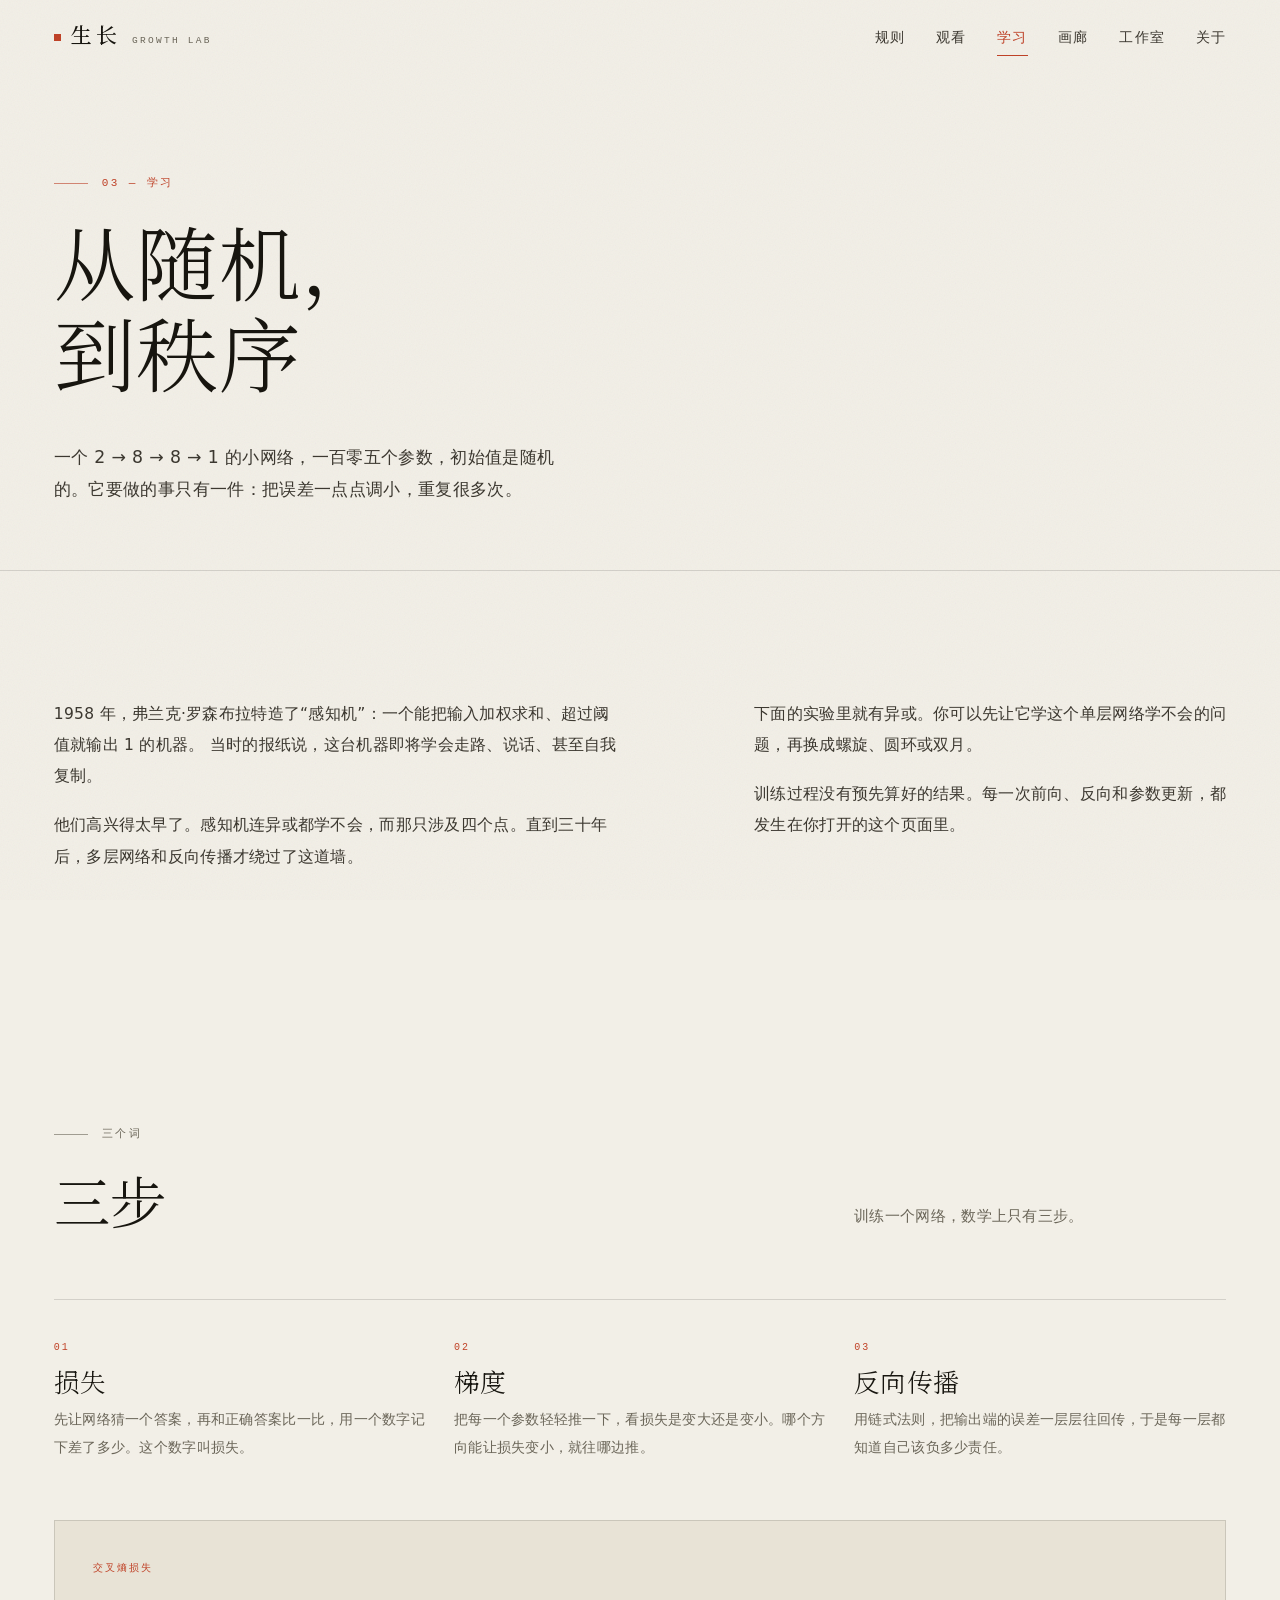
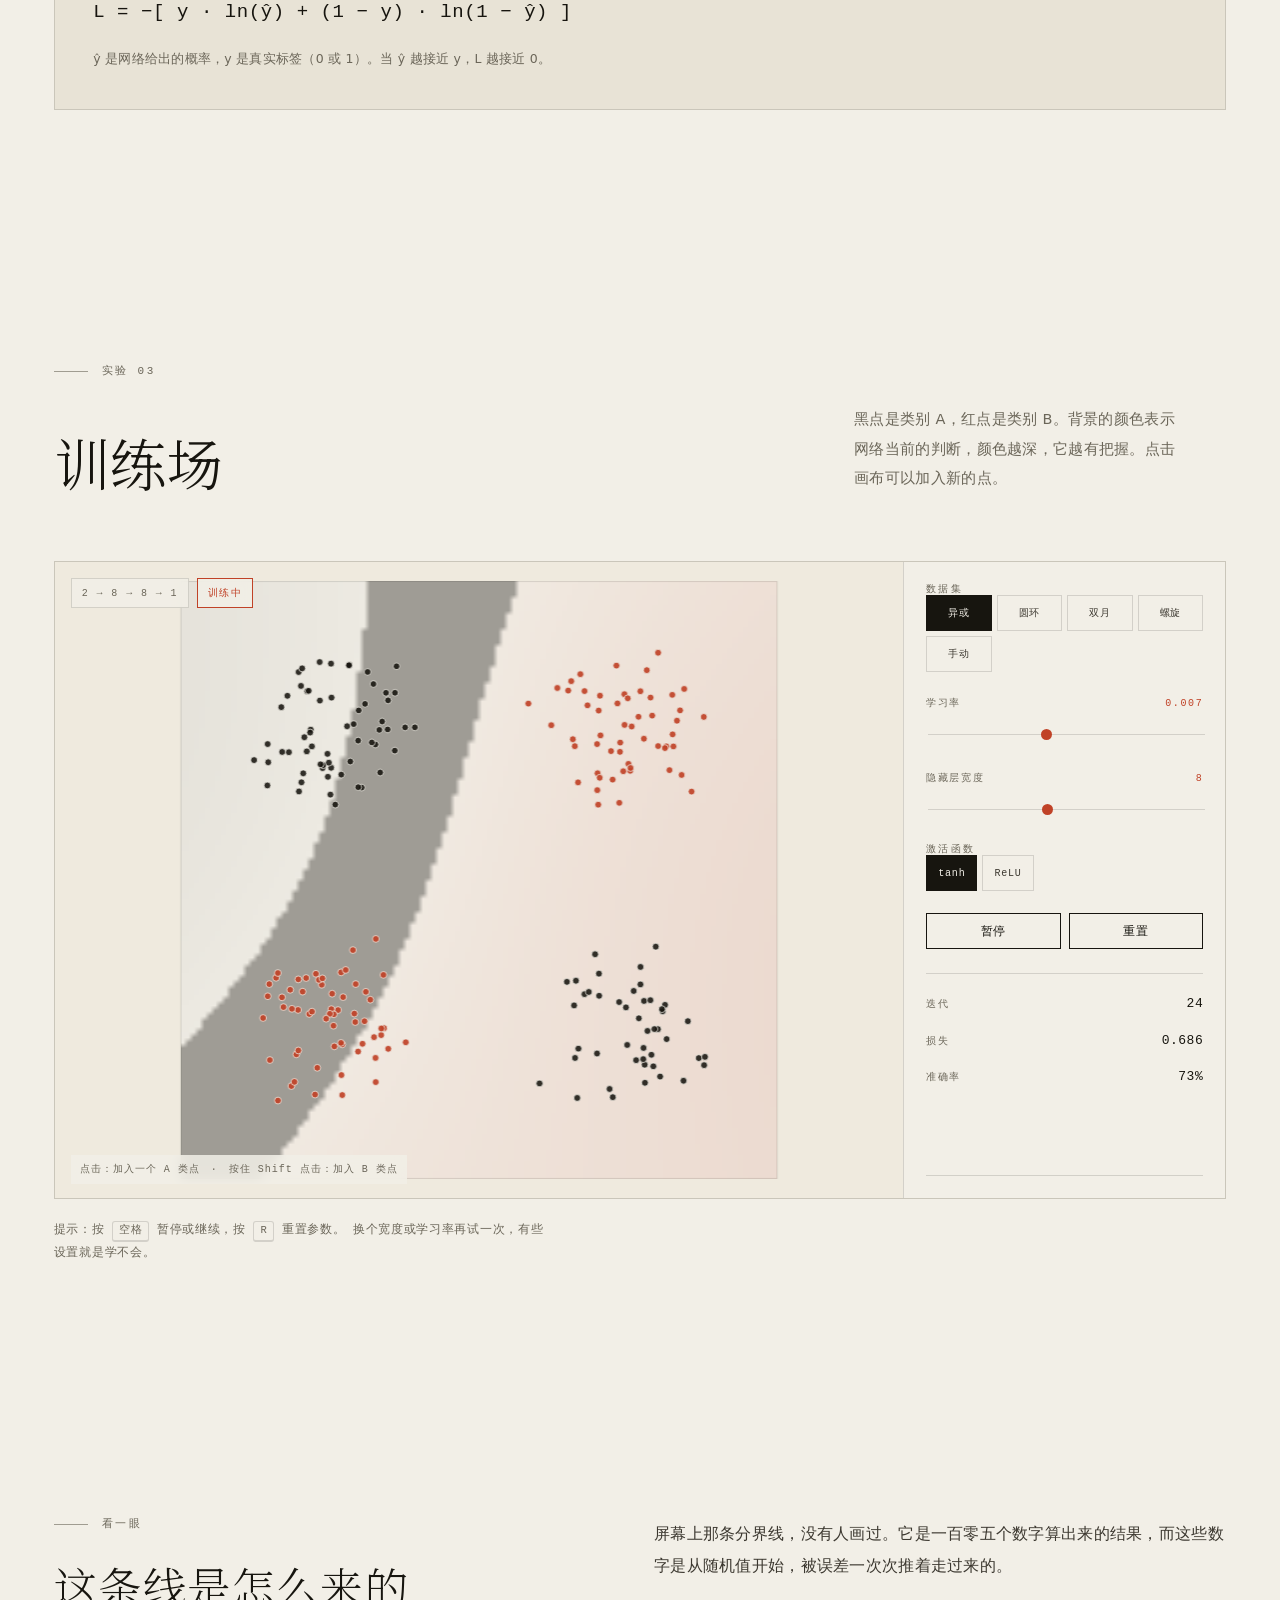
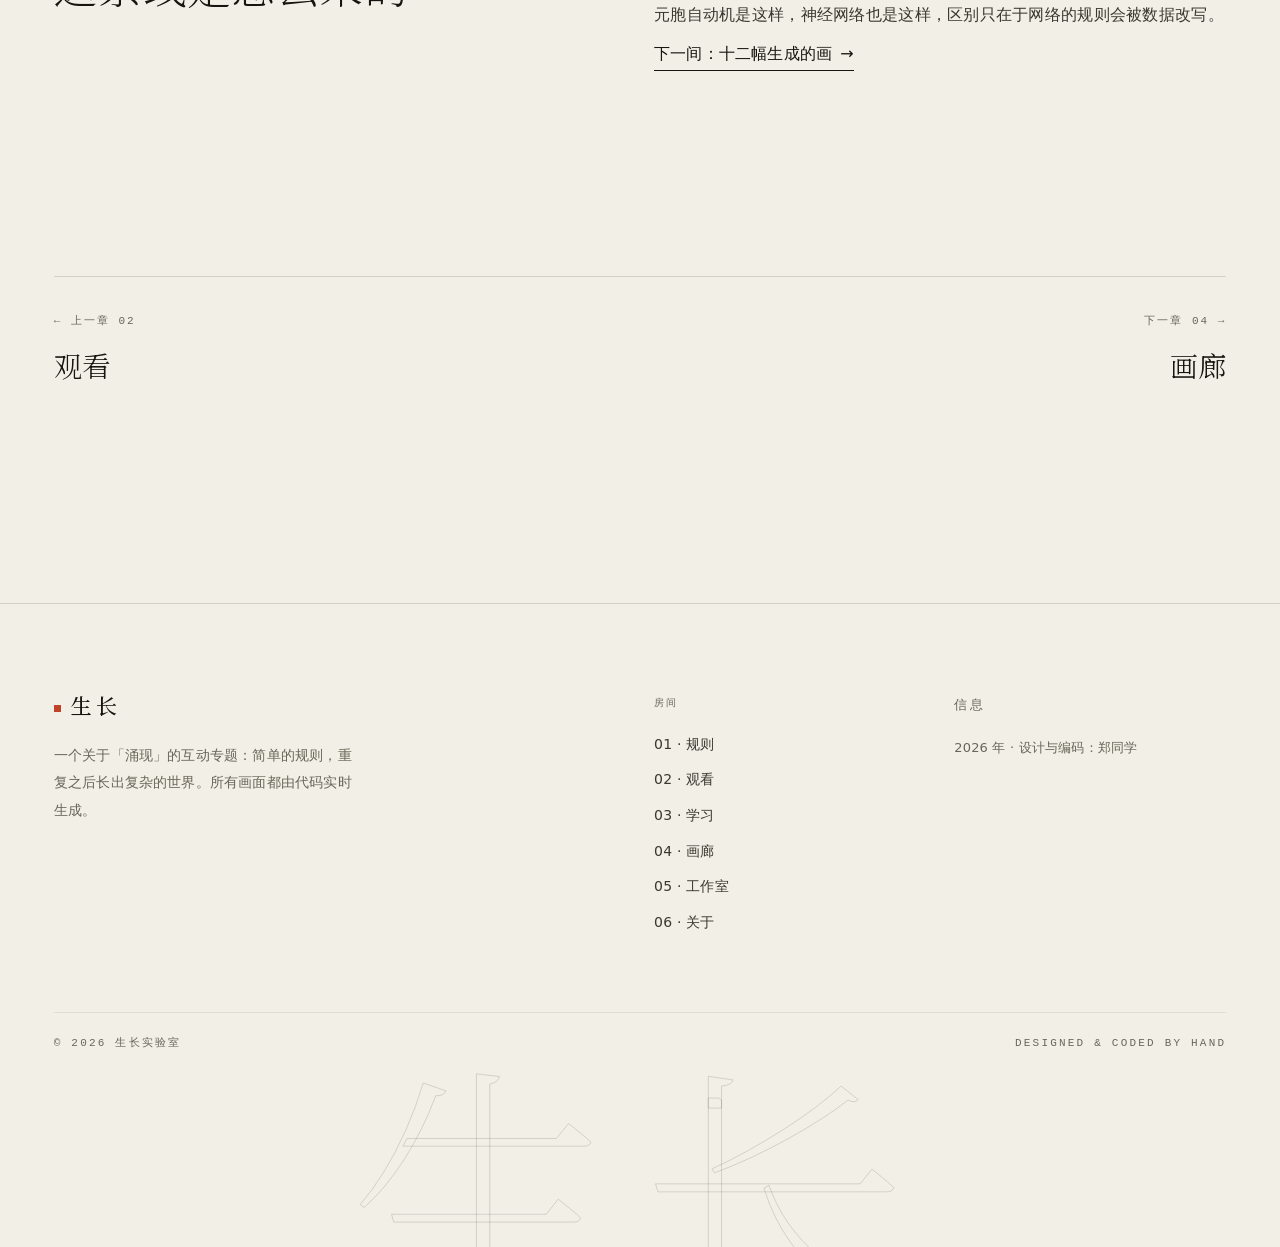
<file: learn.html>
<!DOCTYPE html>
<html lang="zh-CN" class="no-js">
<head>
<meta charset="utf-8">
<meta name="viewport" content="width=device-width, initial-scale=1">
<title>学习 — 从随机到秩序 | 生长 GROWTH LAB</title>
<meta name="description" content="一个真正在浏览器里训练的神经网络：放几个点，看它如何用梯度下降把误差一点点调小，画出决策边界。">
<meta name="author" content="郑同学">
<meta name="theme-color" content="#f2efe7">
<meta property="og:type" content="article">
<meta property="og:title" content="学习 — 从随机到秩序">
<meta property="og:description" content="网络不知道答案，它只是在不断地把误差调小。">
<meta property="og:image" content="assets/img/room-learn.webp">
<link rel="icon" href="assets/img/favicon.svg" type="image/svg+xml">
<link rel="preload" as="font" type="font/woff" href="assets/fonts/growth-serif.woff" crossorigin>
<link rel="stylesheet" href="assets/css/base.css">
<link rel="stylesheet" href="assets/css/pages.css">
<script>document.documentElement.className = document.documentElement.className.replace('no-js', 'js');</script>
</head>
<body>

<a class="skip" href="#main">跳到正文</a>
<div class="progress" id="progress" aria-hidden="true"></div>
<div class="grain" aria-hidden="true"></div>
<div class="cursor" id="cursor" aria-hidden="true"></div>

<header class="site-head" id="siteHead">
  <a class="brand" href="index.html" aria-label="生长实验室 · 返回首页">
    <span class="brand-mark" aria-hidden="true"></span>
    <span class="brand-cn">生长</span>
    <span class="brand-en">Growth Lab</span>
  </a>
  <nav class="nav" aria-label="主导航">
    <a href="rules.html">规则</a>
    <a href="perceive.html">观看</a>
    <a href="learn.html" aria-current="page">学习</a>
    <a href="gallery.html">画廊</a>
    <a href="studio.html">工作室</a>
    <a href="about.html">关于</a>
  </nav>
  <button class="menu-btn" id="menuBtn" aria-label="打开菜单" aria-expanded="false" aria-controls="menu">
    <span></span><span></span>
  </button>
</header>

<nav class="menu" id="menu" aria-label="站点导航" aria-hidden="true">
  <a href="index.html"><span class="idx">00</span>首页</a>
  <a href="rules.html"><span class="idx">01</span>规则</a>
  <a href="perceive.html"><span class="idx">02</span>观看</a>
  <a href="learn.html" aria-current="page"><span class="idx">03</span>学习</a>
  <a href="gallery.html"><span class="idx">04</span>画廊</a>
  <a href="studio.html"><span class="idx">05</span>工作室</a>
  <a href="about.html"><span class="idx">06</span>关于</a>
  <div class="menu-foot">
    <span class="mono">生长 · Growth Lab</span>
    <span class="mono">2026 / 互动专题</span>
  </div>
</nav>

<main id="main">

  <header class="page-head">
    <div class="wrap">
      <p class="eyebrow eyebrow--accent reveal">03 — 学习</p>
      <h1 class="page-title reveal" style="--d:1">从随机，<br>到秩序</h1>
      <div class="page-head-foot">
        <p class="lede reveal" style="--d:2">
          一个 2 → 8 → 8 → 1 的小网络，一百零五个参数，初始值是随机的。它要做的事只有一件：把误差一点点调小，重复很多次。
        </p>
      </div>
    </div>
  </header>

  <!-- 导语 -->
  <section class="section">
    <div class="wrap cols">
      <div class="col-6 prose">
        <p class="reveal">
          1958 年，弗兰克·罗森布拉特造了“感知机”：一个能把输入加权求和、超过阈值就输出 1 的机器。
          当时的报纸说，这台机器即将学会走路、说话、甚至自我复制。
        </p>
        <p class="reveal" style="--d:1">
          他们高兴得太早了。感知机连异或都学不会，而那只涉及四个点。直到三十年后，多层网络和反向传播才绕过了这道墙。
        </p>
      </div>
      <div class="col-5 prose" style="grid-column:8 / span 5">
        <p class="reveal">
          下面的实验里就有异或。你可以先让它学这个单层网络学不会的问题，再换成螺旋、圆环或双月。
        </p>
        <p class="reveal" style="--d:1">
          训练过程没有预先算好的结果。每一次前向、反向和参数更新，都发生在你打开的这个页面里。
        </p>
      </div>
    </div>
  </section>

  <!-- 三个词 -->
  <section class="section">
    <div class="wrap">
      <div class="sec-head">
        <p class="eyebrow reveal">三个词</p>
        <h2 class="h2 reveal" style="--d:1">三步</h2>
        <p class="sec-note reveal" style="--d:2">
          训练一个网络，数学上只有三步。
        </p>
      </div>

      <div class="triple">
        <article class="triple-item reveal" style="--d:0">
          <span class="triple-num">01</span>
          <h3>损失</h3>
          <p>先让网络猜一个答案，再和正确答案比一比，用一个数字记下差了多少。这个数字叫损失。</p>
        </article>
        <article class="triple-item reveal" style="--d:1">
          <span class="triple-num">02</span>
          <h3>梯度</h3>
          <p>把每一个参数轻轻推一下，看损失是变大还是变小。哪个方向能让损失变小，就往哪边推。</p>
        </article>
        <article class="triple-item reveal" style="--d:2">
          <span class="triple-num">03</span>
          <h3>反向传播</h3>
          <p>用链式法则，把输出端的误差一层层往回传，于是每一层都知道自己该负多少责任。</p>
        </article>
      </div>

      <div class="formula reveal">
        <span class="formula-label">交叉熵损失</span>
        <code>L = −[ y · ln(ŷ) + (1 − y) · ln(1 − ŷ) ]</code>
        <span class="formula-note">ŷ 是网络给出的概率，y 是真实标签（0 或 1）。当 ŷ 越接近 y，L 越接近 0。</span>
      </div>
    </div>
  </section>

  <!-- 实验台 -->
  <section class="section" id="lab">
    <div class="wrap">
      <div class="sec-head">
        <p class="eyebrow reveal">实验 03</p>
        <h2 class="h2 reveal" style="--d:1">训练场</h2>
        <p class="sec-note reveal" style="--d:2">
          黑点是类别 A，红点是类别 B。背景的颜色表示网络当前的判断，颜色越深，它越有把握。点击画布可以加入新的点。
        </p>
      </div>

      <div class="lab-frame reveal">
        <div class="lab-stage lab-stage--learn">
          <canvas id="mlpCanvas" class="is-interactive" aria-label="神经网络在二维平面上学习出的决策边界，以及两类数据点"></canvas>
          <div class="lab-badge">
            <span class="tag">2 → 8 → 8 → 1</span>
            <span class="tag tag--live" id="mlpStatus">训练中</span>
          </div>
          <p class="lab-hint" id="mlpHint">点击：加入一个 A 类点　·　按住 Shift 点击：加入 B 类点</p>
        </div>

        <aside class="lab-panel">
          <div>
            <h4>数据集</h4>
            <div class="seg seg--grid" id="mlpData" role="group" aria-label="选择数据集">
              <button type="button" data-set="xor" aria-pressed="true">异或</button>
              <button type="button" data-set="circle" aria-pressed="false">圆环</button>
              <button type="button" data-set="moons" aria-pressed="false">双月</button>
              <button type="button" data-set="spiral" aria-pressed="false">螺旋</button>
              <button type="button" data-set="manual" aria-pressed="false">手动</button>
            </div>
          </div>

          <div class="ctrl">
            <div class="ctrl-top">
              <label for="mlpLr">学习率</label>
              <span class="ctrl-val" id="mlpLrVal">0.030</span>
            </div>
            <input type="range" id="mlpLr" min="1" max="60" value="26">
          </div>

          <div class="ctrl">
            <div class="ctrl-top">
              <label for="mlpWidth">隐藏层宽度</label>
              <span class="ctrl-val" id="mlpWidthVal">8</span>
            </div>
            <input type="range" id="mlpWidth" min="2" max="16" value="8">
          </div>

          <div>
            <h4>激活函数</h4>
            <div class="seg" id="mlpAct" role="group" aria-label="选择激活函数">
              <button type="button" data-act="tanh" aria-pressed="true">tanh</button>
              <button type="button" data-act="relu" aria-pressed="false">ReLU</button>
            </div>
          </div>

          <div class="btn-row">
            <button type="button" class="btn" id="mlpPlay">暂停</button>
            <button type="button" class="btn" id="mlpReset">重置</button>
          </div>

          <dl class="readout">
            <div class="readout-row"><dt>迭代</dt><dd id="mlpStep">0</dd></div>
            <div class="readout-row"><dt>损失</dt><dd id="mlpLoss">—</dd></div>
            <div class="readout-row"><dt>准确率</dt><dd id="mlpAcc">—</dd></div>
          </dl>

          <canvas class="spark" id="mlpSpark" aria-label="损失曲线"></canvas>
        </aside>
      </div>

      <p class="note" style="margin-top:20px;max-width:72ch">
        提示：按 <span class="kbd">空格</span> 暂停或继续，按 <span class="kbd">R</span> 重置参数。
        换个宽度或学习率再试一次，有些设置就是学不会。
      </p>
    </div>
  </section>

  <!-- 解释 -->
  <section class="section">
    <div class="wrap cols">
      <div class="col-6">
        <p class="eyebrow reveal">看一眼</p>
        <p class="pull reveal" style="--d:1">这条线是怎么来的</p>
      </div>
      <div class="col-6 prose" style="grid-column:7 / span 6">
        <p class="reveal">
          屏幕上那条分界线，没有人画过。它是一百零五个数字算出来的结果，而这些数字是从随机值开始，被误差一次次推着走过来的。
        </p>
        <p class="reveal" style="--d:1">
          元胞自动机是这样，神经网络也是这样，区别只在于网络的规则会被数据改写。
        </p>
        <a class="link reveal" href="gallery.html" style="--d:2;margin-top:8px">下一间：十二幅生成的画 <span aria-hidden="true">→</span></a>
      </div>
    </div>
  </section>

  <section class="section section--tight">
    <div class="wrap">
      <hr class="rule">
      <div class="next-row">
        <a class="next-card" href="perceive.html">
          <span class="mono">← 上一章 02</span>
          <strong>观看</strong>
        </a>
        <a class="next-card next-card--r" href="gallery.html">
          <span class="mono">下一章 04 →</span>
          <strong>画廊</strong>
        </a>
      </div>
    </div>
  </section>

</main>

<footer class="site-foot">
  <div class="wrap">
    <div class="foot-grid">
      <div class="foot-brand">
        <a class="brand" href="index.html" aria-label="生长实验室 · 返回首页">
          <span class="brand-mark" aria-hidden="true"></span>
          <span class="brand-cn">生长</span>
        </a>
        <p>一个关于「涌现」的互动专题：简单的规则，重复之后长出复杂的世界。所有画面都由代码实时生成。</p>
      </div>
      <div class="foot-nav">
        <p class="foot-h">房间</p>
        <div class="foot-list">
          <a href="rules.html">01 · 规则</a>
          <a href="perceive.html">02 · 观看</a>
          <a href="learn.html">03 · 学习</a>
          <a href="gallery.html">04 · 画廊</a>
          <a href="studio.html">05 · 工作室</a>
          <a href="about.html">06 · 关于</a>
        </div>
      </div>
      <div class="foot-info">
        <p class="foot-h">信息</p>
        <p>2026 年 · 设计与编码：郑同学</p>
      </div>
    </div>
    <div class="foot-bottom">
      <span class="mono">© 2026 生长实验室</span>
      <span class="mono">Designed &amp; coded by hand</span>
    </div>
  </div>
  <div class="foot-word" aria-hidden="true">生长</div>
</footer>

<script src="assets/js/core.js" defer></script>
<script src="assets/js/mlp.js" defer></script>
</body>
</html>
</file>
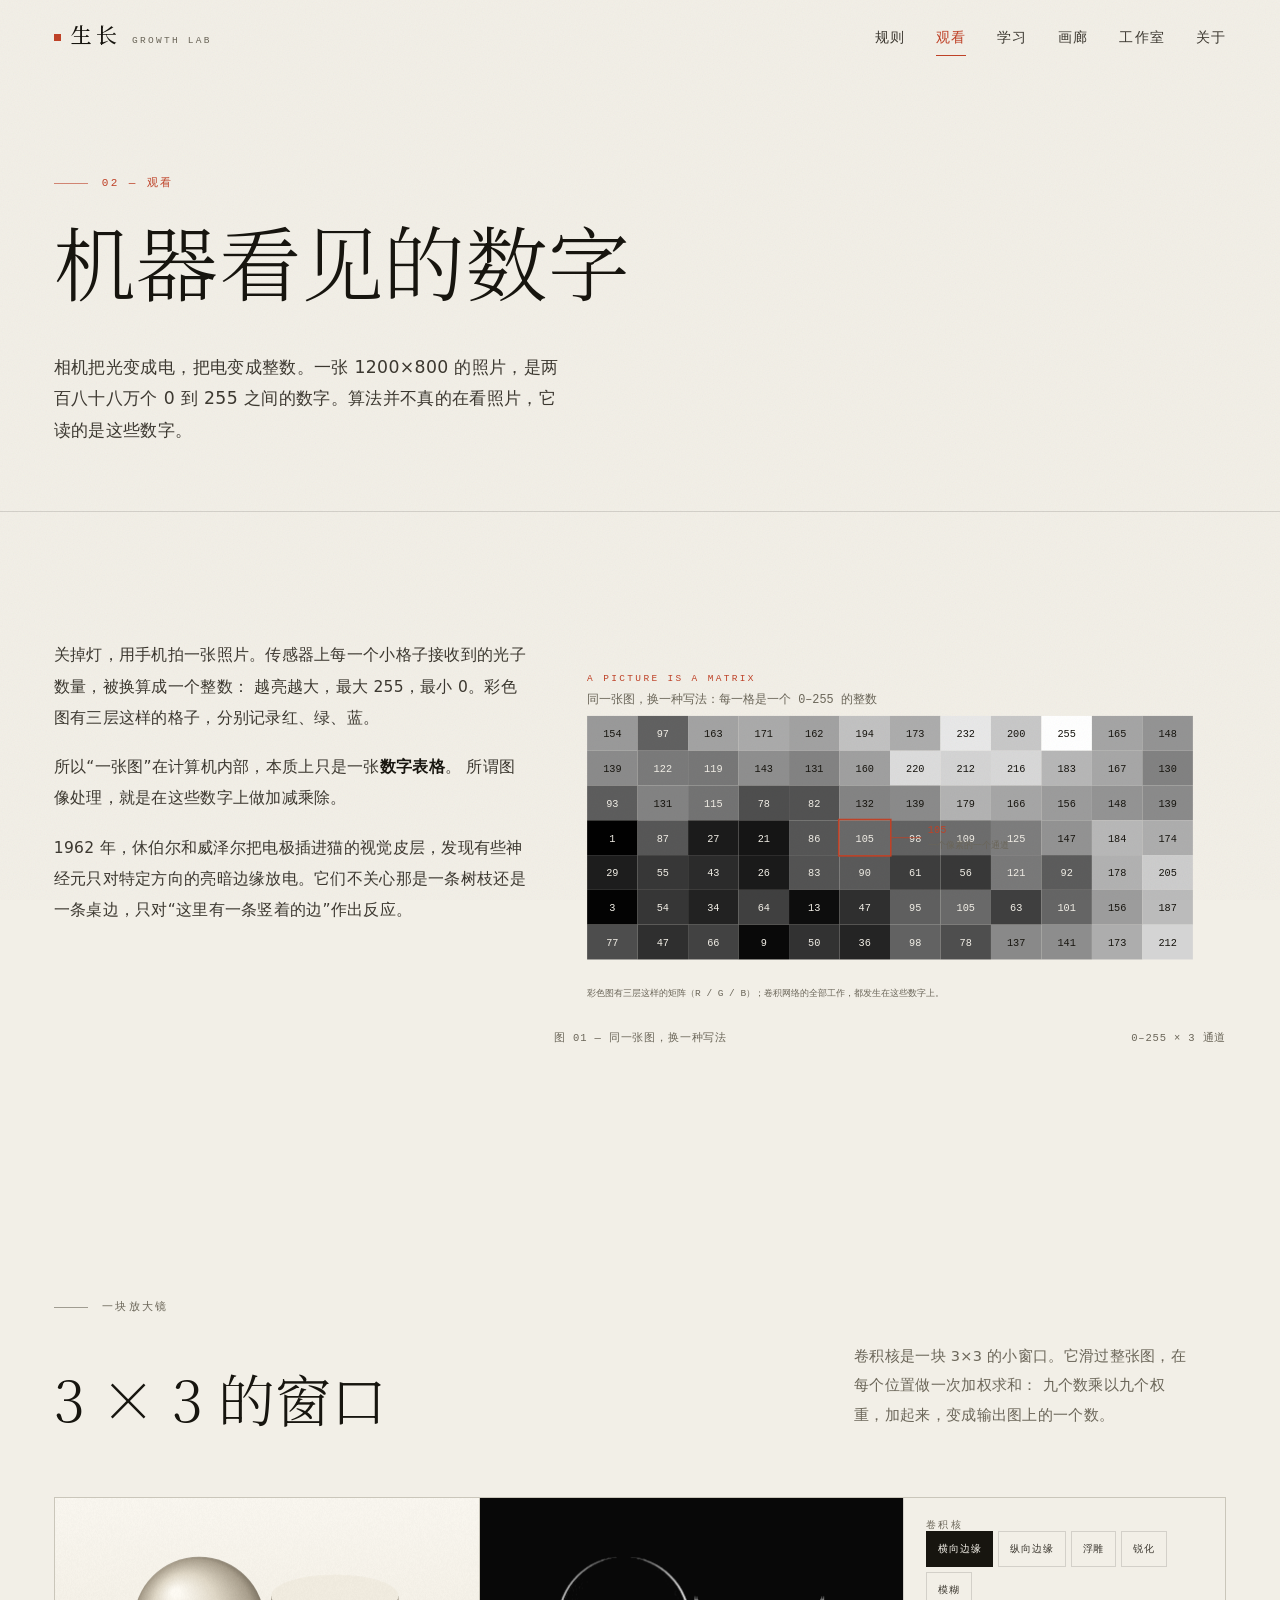
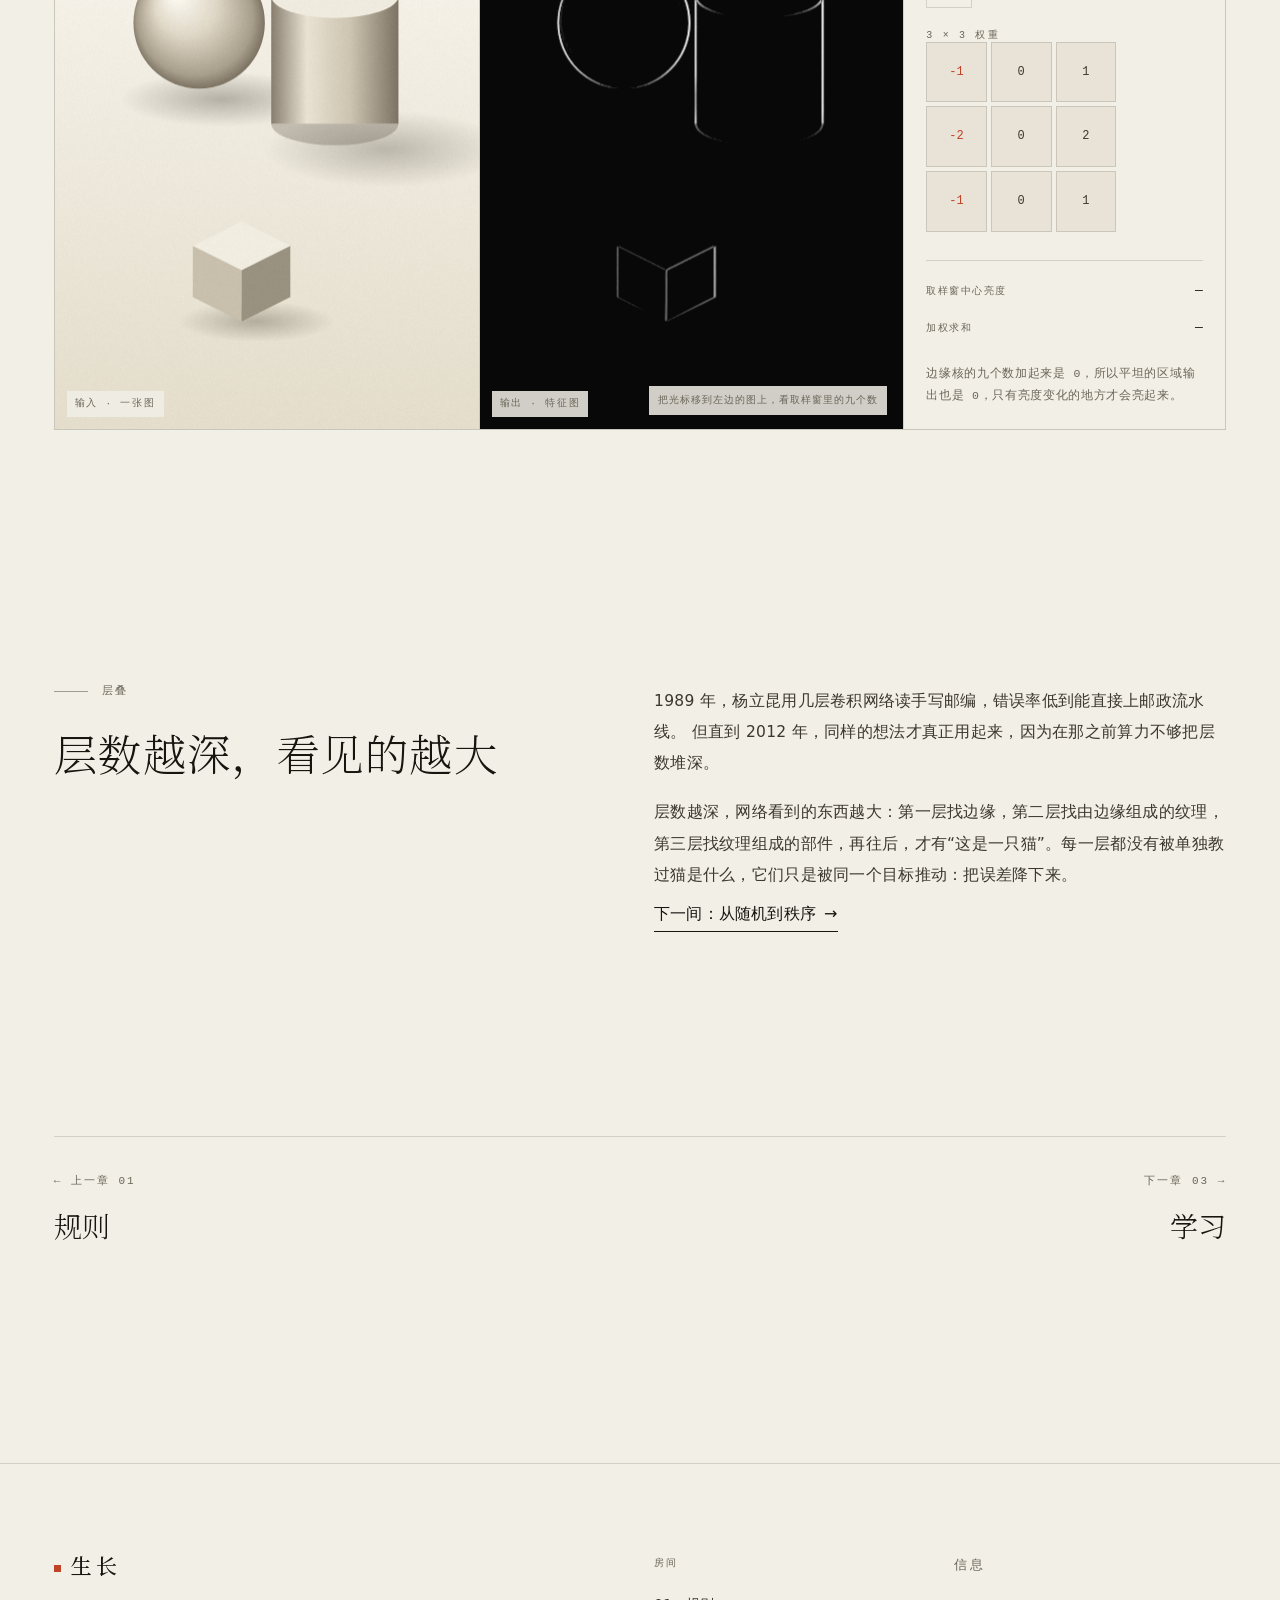
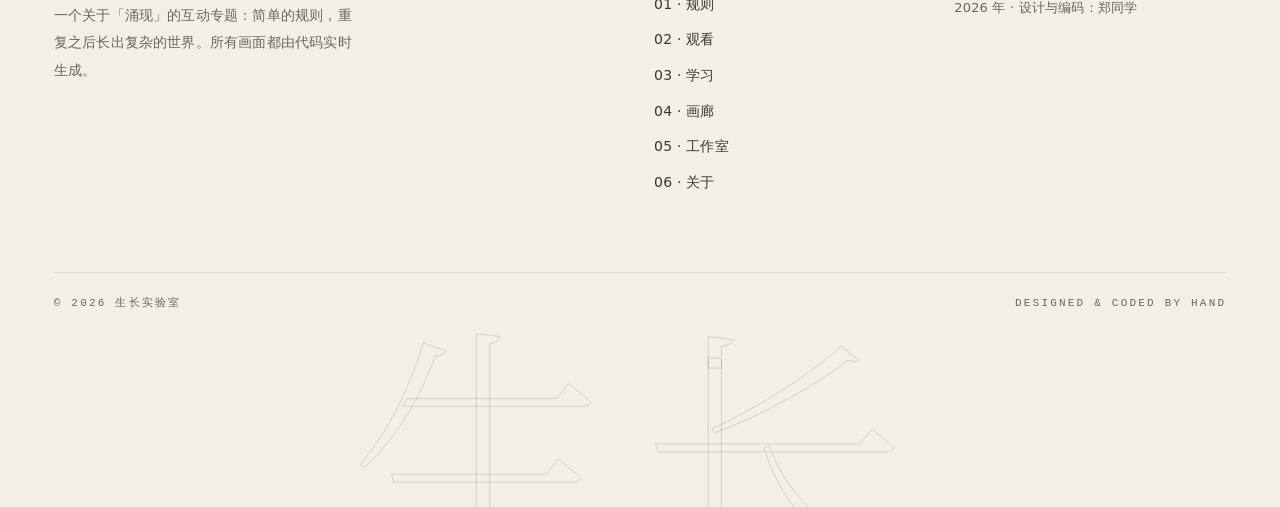
<file: perceive.html>
<!DOCTYPE html>
<html lang="zh-CN" class="no-js">
<head>
<meta charset="utf-8">
<meta name="viewport" content="width=device-width, initial-scale=1">
<title>观看 — 机器“看”到的，是数字 | 生长 GROWTH LAB</title>
<meta name="description" content="一张图片在计算机眼里是一个数字矩阵。转动一个 3×3 的卷积核，看边缘、浮雕与模糊如何被算出来。附可交互的卷积实验。">
<meta name="author" content="郑同学">
<meta name="theme-color" content="#f2efe7">
<meta property="og:type" content="article">
<meta property="og:title" content="观看 — 机器看到的，是数字">
<meta property="og:description" content="卷积核是一块 3×3 的放大镜，它只问一件事：这里的亮度怎么变？">
<meta property="og:image" content="assets/img/room-perceive.webp">
<link rel="icon" href="assets/img/favicon.svg" type="image/svg+xml">
<link rel="preload" as="font" type="font/woff" href="assets/fonts/growth-serif.woff" crossorigin>
<link rel="stylesheet" href="assets/css/base.css">
<link rel="stylesheet" href="assets/css/pages.css">
<script>document.documentElement.className = document.documentElement.className.replace('no-js', 'js');</script>
</head>
<body>

<a class="skip" href="#main">跳到正文</a>
<div class="progress" id="progress" aria-hidden="true"></div>
<div class="grain" aria-hidden="true"></div>
<div class="cursor" id="cursor" aria-hidden="true"></div>

<header class="site-head" id="siteHead">
  <a class="brand" href="index.html" aria-label="生长实验室 · 返回首页">
    <span class="brand-mark" aria-hidden="true"></span>
    <span class="brand-cn">生长</span>
    <span class="brand-en">Growth Lab</span>
  </a>
  <nav class="nav" aria-label="主导航">
    <a href="rules.html">规则</a>
    <a href="perceive.html" aria-current="page">观看</a>
    <a href="learn.html">学习</a>
    <a href="gallery.html">画廊</a>
    <a href="studio.html">工作室</a>
    <a href="about.html">关于</a>
  </nav>
  <button class="menu-btn" id="menuBtn" aria-label="打开菜单" aria-expanded="false" aria-controls="menu">
    <span></span><span></span>
  </button>
</header>

<nav class="menu" id="menu" aria-label="站点导航" aria-hidden="true">
  <a href="index.html"><span class="idx">00</span>首页</a>
  <a href="rules.html"><span class="idx">01</span>规则</a>
  <a href="perceive.html" aria-current="page"><span class="idx">02</span>观看</a>
  <a href="learn.html"><span class="idx">03</span>学习</a>
  <a href="gallery.html"><span class="idx">04</span>画廊</a>
  <a href="studio.html"><span class="idx">05</span>工作室</a>
  <a href="about.html"><span class="idx">06</span>关于</a>
  <div class="menu-foot">
    <span class="mono">生长 · Growth Lab</span>
    <span class="mono">2026 / 互动专题</span>
  </div>
</nav>

<main id="main">

  <header class="page-head">
    <div class="wrap">
      <p class="eyebrow eyebrow--accent reveal">02 — 观看</p>
      <h1 class="page-title reveal" style="--d:1">机器看见的数字</h1>
      <div class="page-head-foot">
        <p class="lede reveal" style="--d:2">
          相机把光变成电，把电变成整数。一张 1200×800 的照片，是两百八十八万个 0 到 255 之间的数字。算法并不真的在看照片，它读的是这些数字。
        </p>
      </div>
    </div>
  </header>

  <!-- 一、图像即矩阵 -->
  <section class="section">
    <div class="wrap cols">
      <div class="col-5 prose">
        <p class="reveal">
          关掉灯，用手机拍一张照片。传感器上每一个小格子接收到的光子数量，被换算成一个整数：
          越亮越大，最大 255，最小 0。彩色图有三层这样的格子，分别记录红、绿、蓝。
        </p>
        <p class="reveal" style="--d:1">
          所以“一张图”在计算机内部，本质上只是一张<strong>数字表格</strong>。
          所谓图像处理，就是在这些数字上做加减乘除。
        </p>
        <p class="reveal" style="--d:2">
          1962 年，休伯尔和威泽尔把电极插进猫的视觉皮层，发现有些神经元只对特定方向的亮暗边缘放电。它们不关心那是一条树枝还是一条桌边，只对“这里有一条竖着的边”作出反应。
        </p>
      </div>
      <figure class="col-7 figure reveal" style="--d:1">
        <img src="assets/img/figure-pixels.svg" alt="一张图片被铺开成一个十二列七行的数字矩阵，每格数值从 0 到 255，其中一格被标注出来" width="852" height="406" loading="lazy">
        <figcaption class="figcap">
          <span>图 01 — 同一张图，换一种写法</span>
          <span>0–255 × 3 通道</span>
        </figcaption>
      </figure>
    </div>
  </section>

  <!-- 二、卷积核 -->
  <section class="section" id="lab">
    <div class="wrap">
      <div class="sec-head">
        <p class="eyebrow reveal">一块放大镜</p>
        <h2 class="h2 reveal" style="--d:1">3 × 3 的窗口</h2>
        <p class="sec-note reveal" style="--d:2">
          卷积核是一块 3×3 的小窗口。它滑过整张图，在每个位置做一次加权求和：
          九个数乘以九个权重，加起来，变成输出图上的一个数。
        </p>
      </div>

      <div class="lab-frame reveal">
        <div class="lab-stage lab-stage--vision">
          <div class="vision-split">
            <div class="vision-pane">
              <canvas id="visSrc" class="is-interactive" aria-label="程序生成的一张静物图，用来作为卷积的输入"></canvas>
              <span class="pane-label">输入 · 一张图</span>
            </div>
            <div class="vision-pane">
              <canvas id="visDst" aria-label="卷积核作用后得到的特征图"></canvas>
              <span class="pane-label">输出 · 特征图</span>
            </div>
          </div>
          <p class="lab-hint" id="visHint">把光标移到左边的图上，看取样窗里的九个数</p>
        </div>

        <aside class="lab-panel">
          <div>
            <h4>卷积核</h4>
            <div class="seg" id="visKernels" role="group" aria-label="选择卷积核">
              <button type="button" data-k="edgex" aria-pressed="true">横向边缘</button>
              <button type="button" data-k="edgey" aria-pressed="false">纵向边缘</button>
              <button type="button" data-k="emboss" aria-pressed="false">浮雕</button>
              <button type="button" data-k="sharpen" aria-pressed="false">锐化</button>
              <button type="button" data-k="blur" aria-pressed="false">模糊</button>
            </div>
          </div>

          <div>
            <h4>3 × 3 权重</h4>
            <div class="kernel-grid" id="visKernelGrid" aria-hidden="true"></div>
          </div>

          <dl class="readout">
            <div class="readout-row"><dt>取样窗中心亮度</dt><dd id="visLuma">—</dd></div>
            <div class="readout-row"><dt>加权求和</dt><dd id="visSum">—</dd></div>
          </dl>

          <p class="note">
            边缘核的九个数加起来是 0，所以平坦的区域输出也是 0，只有亮度变化的地方才会亮起来。
          </p>
        </aside>
      </div>
    </div>
  </section>

  <!-- 三、堆叠 -->
  <section class="section">
    <div class="wrap cols">
      <div class="col-6">
        <p class="eyebrow reveal">层叠</p>
        <p class="pull reveal" style="--d:1">层数越深，看见的越大</p>
      </div>
      <div class="col-6 prose" style="grid-column:7 / span 6">
        <p class="reveal">
          1989 年，杨立昆用几层卷积网络读手写邮编，错误率低到能直接上邮政流水线。
          但直到 2012 年，同样的想法才真正用起来，因为在那之前算力不够把层数堆深。
        </p>
        <p class="reveal" style="--d:1">
          层数越深，网络看到的东西越大：第一层找边缘，第二层找由边缘组成的纹理，第三层找纹理组成的部件，再往后，才有“这是一只猫”。每一层都没有被单独教过猫是什么，它们只是被同一个目标推动：把误差降下来。
        </p>
        <a class="link reveal" href="learn.html" style="--d:2;margin-top:8px">下一间：从随机到秩序 <span aria-hidden="true">→</span></a>
      </div>
    </div>
  </section>

  <section class="section section--tight">
    <div class="wrap">
      <hr class="rule">
      <div class="next-row">
        <a class="next-card" href="rules.html">
          <span class="mono">← 上一章 01</span>
          <strong>规则</strong>
        </a>
        <a class="next-card next-card--r" href="learn.html">
          <span class="mono">下一章 03 →</span>
          <strong>学习</strong>
        </a>
      </div>
    </div>
  </section>

</main>

<footer class="site-foot">
  <div class="wrap">
    <div class="foot-grid">
      <div class="foot-brand">
        <a class="brand" href="index.html" aria-label="生长实验室 · 返回首页">
          <span class="brand-mark" aria-hidden="true"></span>
          <span class="brand-cn">生长</span>
        </a>
        <p>一个关于「涌现」的互动专题：简单的规则，重复之后长出复杂的世界。所有画面都由代码实时生成。</p>
      </div>
      <div class="foot-nav">
        <p class="foot-h">房间</p>
        <div class="foot-list">
          <a href="rules.html">01 · 规则</a>
          <a href="perceive.html">02 · 观看</a>
          <a href="learn.html">03 · 学习</a>
          <a href="gallery.html">04 · 画廊</a>
          <a href="studio.html">05 · 工作室</a>
          <a href="about.html">06 · 关于</a>
        </div>
      </div>
      <div class="foot-info">
        <p class="foot-h">信息</p>
        <p>2026 年 · 设计与编码：郑同学</p>
      </div>
    </div>
    <div class="foot-bottom">
      <span class="mono">© 2026 生长实验室</span>
      <span class="mono">Designed &amp; coded by hand</span>
    </div>
  </div>
  <div class="foot-word" aria-hidden="true">生长</div>
</footer>

<script src="assets/js/core.js" defer></script>
<script src="assets/js/vision.js" defer></script>
</body>
</html>
</file>
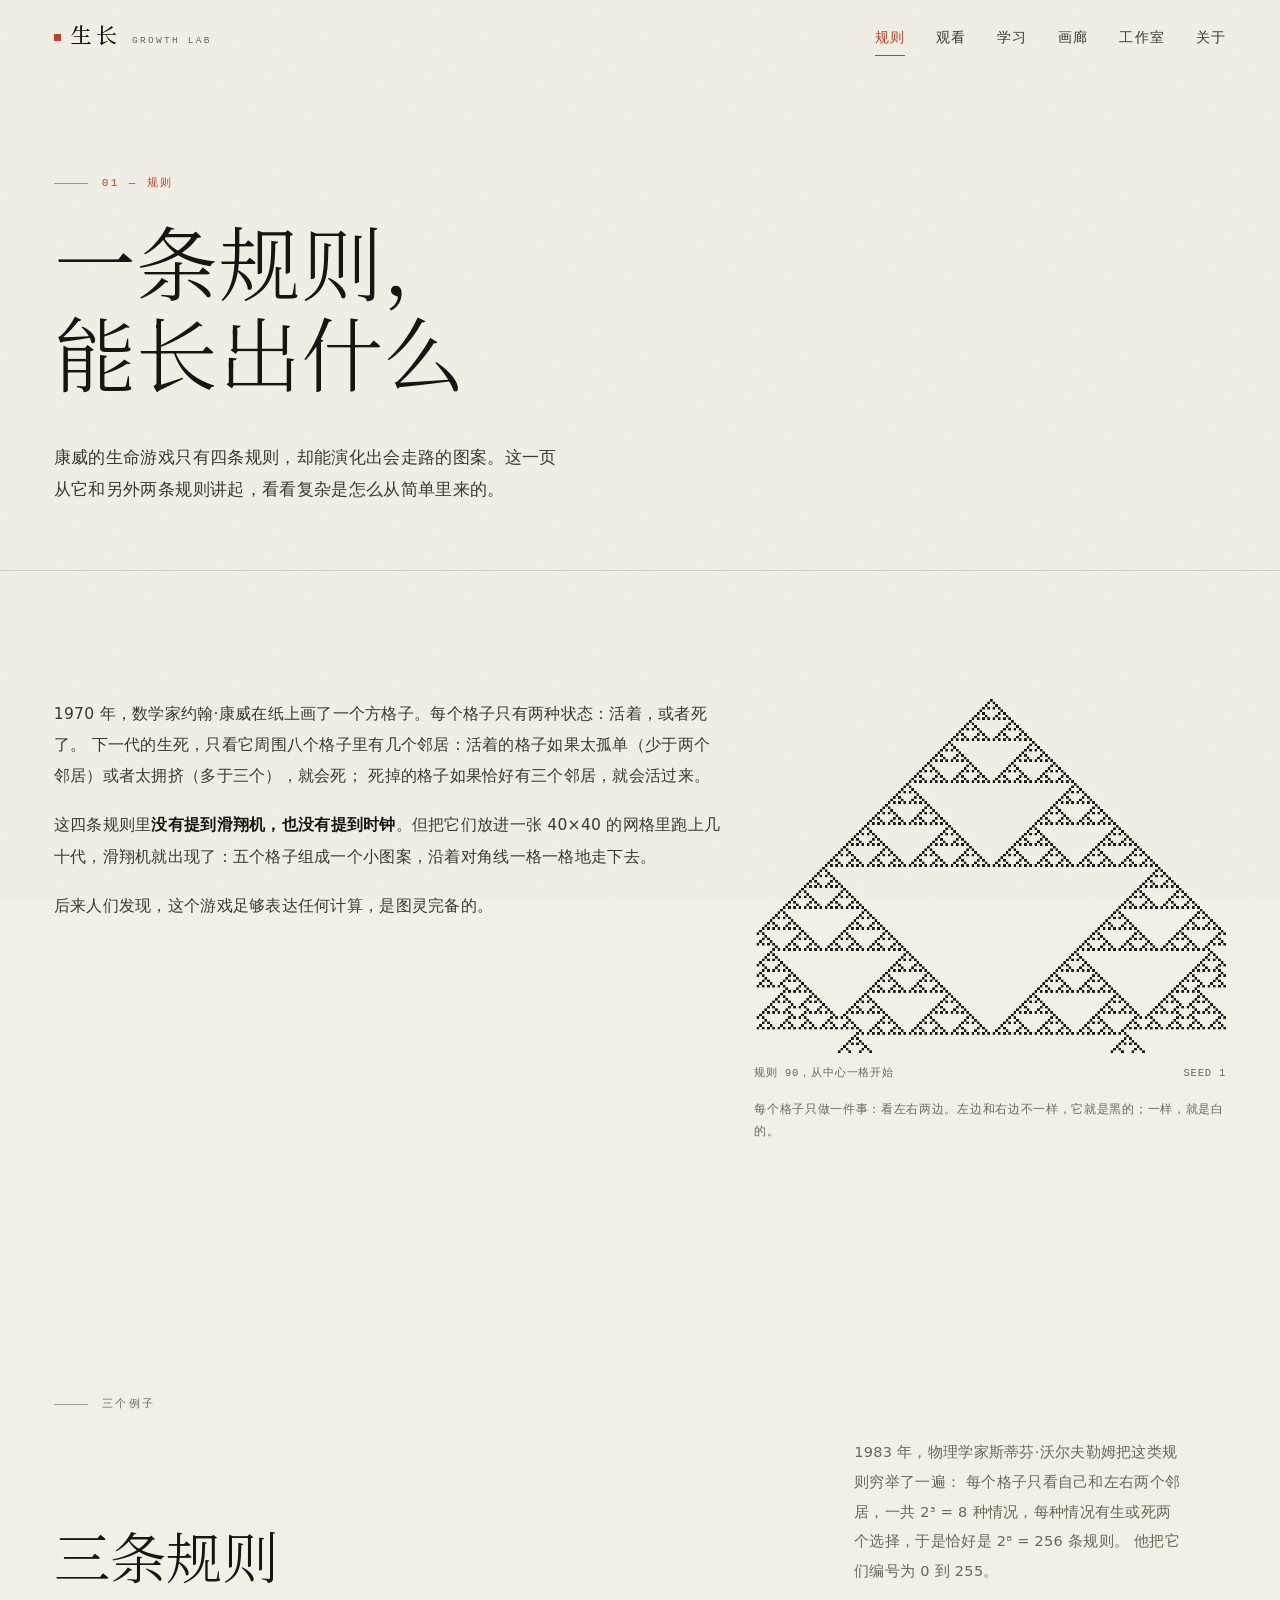
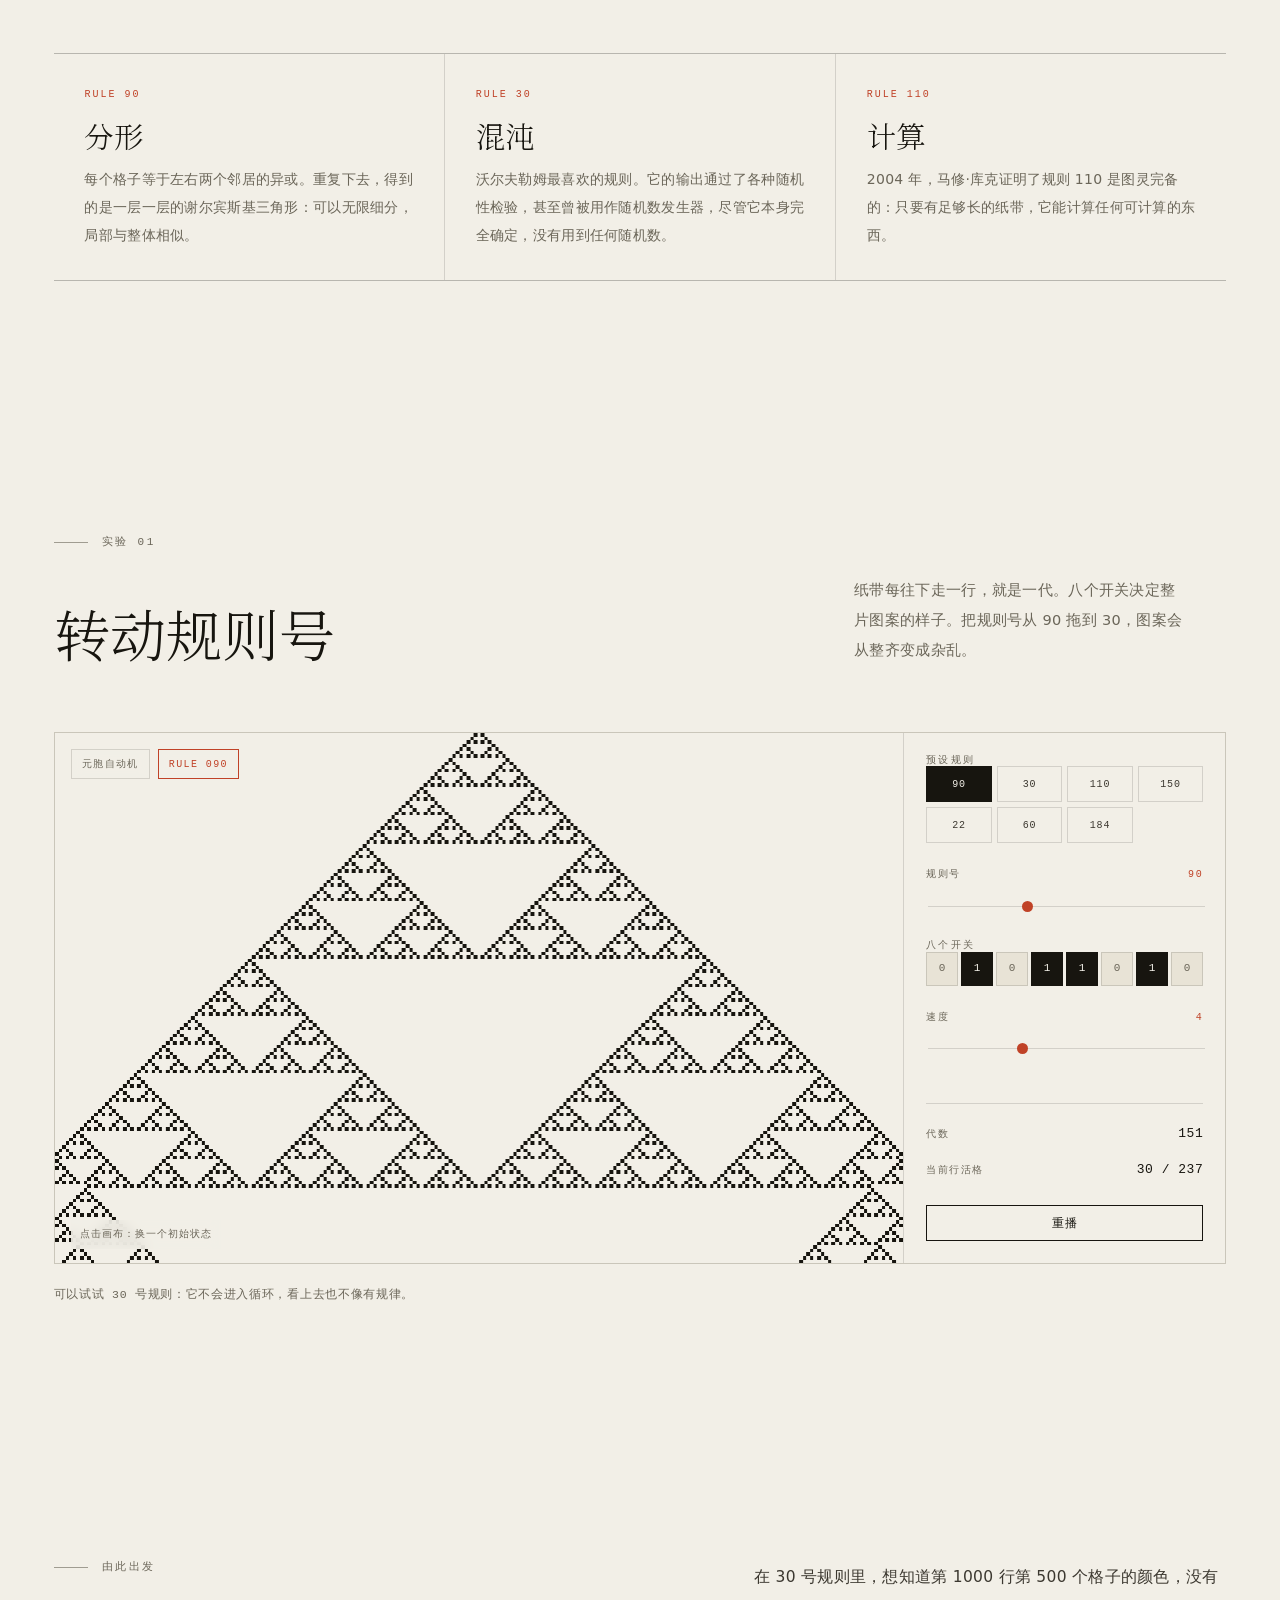
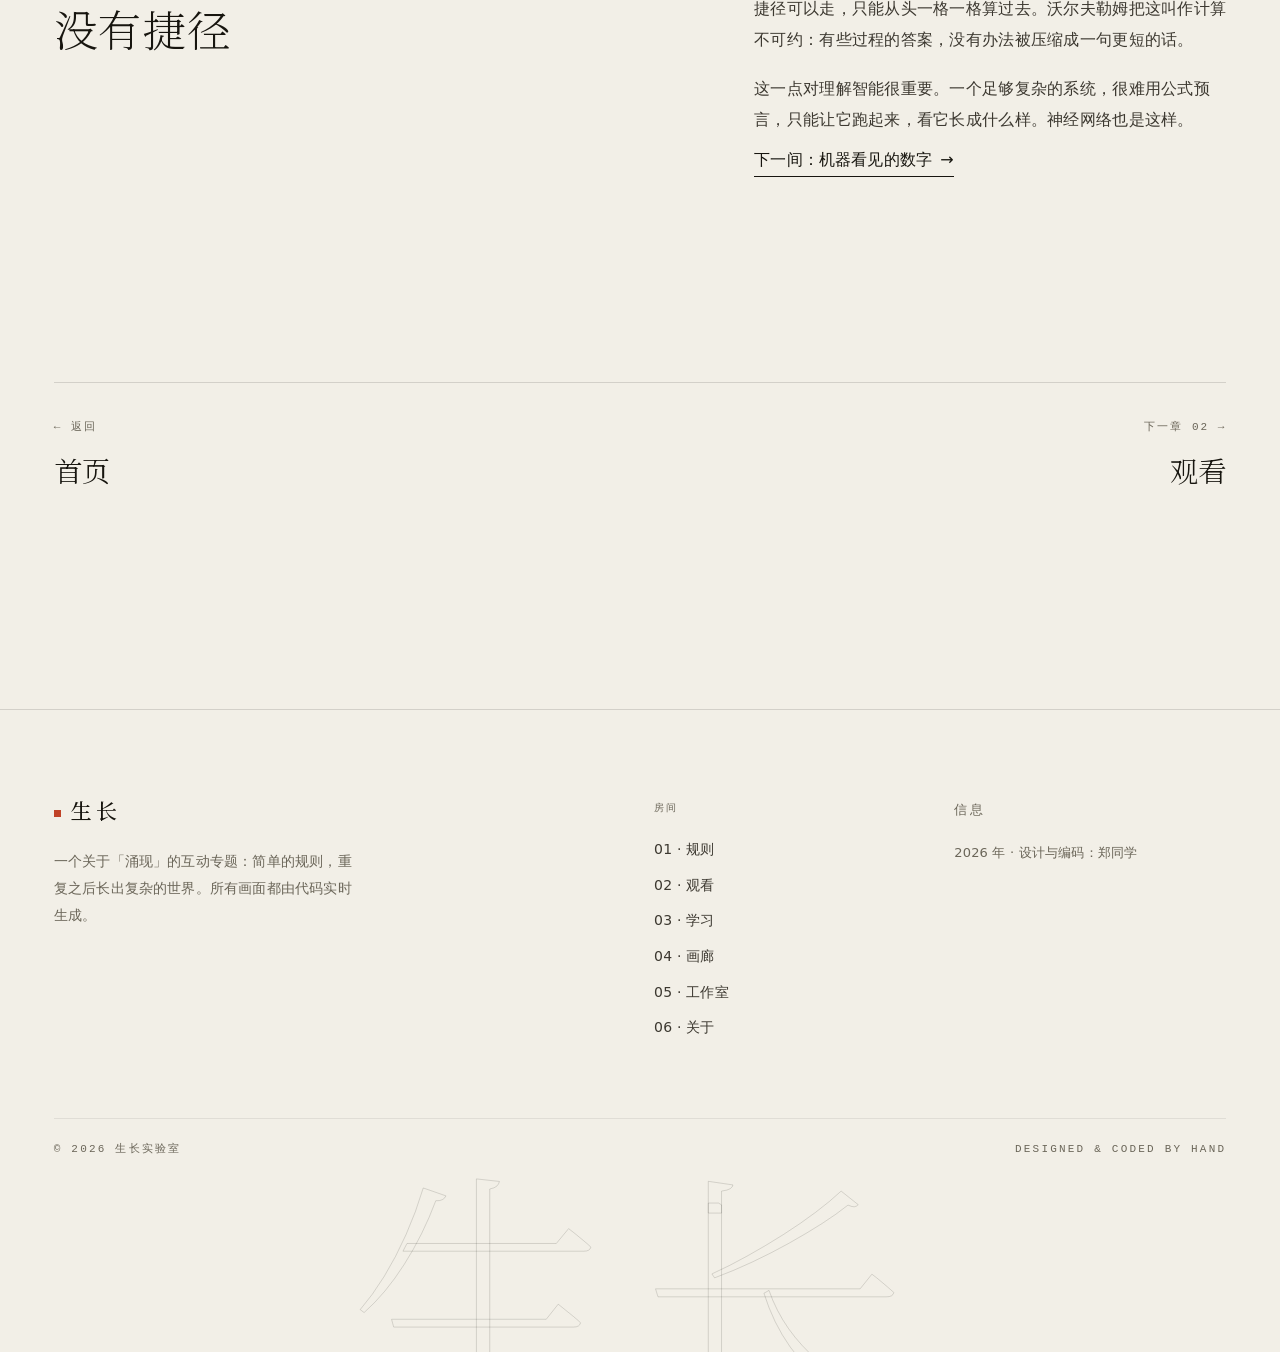
<file: rules.html>
<!DOCTYPE html>
<html lang="zh-CN" class="no-js">
<head>
<meta charset="utf-8">
<meta name="viewport" content="width=device-width, initial-scale=1">
<title>规则 — 一条规则，长出一片森林 | 生长 GROWTH LAB</title>
<meta name="description" content="从康威的生命游戏到沃尔夫勒姆的元胞自动机：256 条只有八个控制位的规则，如何演化出分形、混沌与计算。附可交互的元胞自动机实验。">
<meta name="author" content="郑同学">
<meta name="theme-color" content="#f2efe7">
<meta property="og:type" content="article">
<meta property="og:title" content="规则 — 一条规则，长出一片森林">
<meta property="og:description" content="复杂，往往不需要复杂的原因。它只需要一条规则，和足够多的重复。">
<meta property="og:image" content="assets/img/room-rules.webp">
<link rel="icon" href="assets/img/favicon.svg" type="image/svg+xml">
<link rel="preload" as="font" type="font/woff" href="assets/fonts/growth-serif.woff" crossorigin>
<link rel="stylesheet" href="assets/css/base.css">
<link rel="stylesheet" href="assets/css/pages.css">
<script>document.documentElement.className = document.documentElement.className.replace('no-js', 'js');</script>
</head>
<body>

<a class="skip" href="#main">跳到正文</a>
<div class="progress" id="progress" aria-hidden="true"></div>
<div class="grain" aria-hidden="true"></div>
<div class="cursor" id="cursor" aria-hidden="true"></div>

<header class="site-head" id="siteHead">
  <a class="brand" href="index.html" aria-label="生长实验室 · 返回首页">
    <span class="brand-mark" aria-hidden="true"></span>
    <span class="brand-cn">生长</span>
    <span class="brand-en">Growth Lab</span>
  </a>
  <nav class="nav" aria-label="主导航">
    <a href="rules.html" aria-current="page">规则</a>
    <a href="perceive.html">观看</a>
    <a href="learn.html">学习</a>
    <a href="gallery.html">画廊</a>
    <a href="studio.html">工作室</a>
    <a href="about.html">关于</a>
  </nav>
  <button class="menu-btn" id="menuBtn" aria-label="打开菜单" aria-expanded="false" aria-controls="menu">
    <span></span><span></span>
  </button>
</header>

<nav class="menu" id="menu" aria-label="站点导航" aria-hidden="true">
  <a href="index.html"><span class="idx">00</span>首页</a>
  <a href="rules.html" aria-current="page"><span class="idx">01</span>规则</a>
  <a href="perceive.html"><span class="idx">02</span>观看</a>
  <a href="learn.html"><span class="idx">03</span>学习</a>
  <a href="gallery.html"><span class="idx">04</span>画廊</a>
  <a href="studio.html"><span class="idx">05</span>工作室</a>
  <a href="about.html"><span class="idx">06</span>关于</a>
  <div class="menu-foot">
    <span class="mono">生长 · Growth Lab</span>
    <span class="mono">2026 / 互动专题</span>
  </div>
</nav>

<main id="main">

  <header class="page-head">
    <div class="wrap">
      <p class="eyebrow eyebrow--accent reveal">01 — 规则</p>
      <h1 class="page-title reveal" style="--d:1">一条规则，<br>能长出什么</h1>
      <div class="page-head-foot">
        <p class="lede reveal" style="--d:2">
          康威的生命游戏只有四条规则，却能演化出会走路的图案。这一页从它和另外两条规则讲起，看看复杂是怎么从简单里来的。
        </p>
      </div>
    </div>
  </header>

  <!-- 导语 -->
  <section class="section">
    <div class="wrap cols">
      <div class="col-7 prose">
        <p class="reveal">
          1970 年，数学家约翰·康威在纸上画了一个方格子。每个格子只有两种状态：活着，或者死了。
          下一代的生死，只看它周围八个格子里有几个邻居：活着的格子如果太孤单（少于两个邻居）或者太拥挤（多于三个），就会死；
          死掉的格子如果恰好有三个邻居，就会活过来。
        </p>
        <p class="reveal" style="--d:1">
          这四条规则里<strong>没有提到滑翔机，也没有提到时钟</strong>。但把它们放进一张 40×40 的网格里跑上几十代，滑翔机就出现了：五个格子组成一个小图案，沿着对角线一格一格地走下去。
        </p>
        <p class="reveal" style="--d:2">
          后来人们发现，这个游戏足够表达任何计算，是图灵完备的。
        </p>
      </div>
      <aside class="col-5">
        <figure class="figure reveal" style="--d:1">
          <img src="assets/img/room-rules.webp" alt="规则 90 演化的元胞自动机，层层收束成一个三角形分形" width="900" height="675">
          <figcaption class="figcap">
            <span>规则 90，从中心一格开始</span>
            <span>SEED 1</span>
          </figcaption>
        </figure>
        <p class="note" style="margin-top:18px">
          每个格子只做一件事：看左右两边。左边和右边不一样，它就是黑的；一样，就是白的。
        </p>
      </aside>
    </div>
  </section>

  <!-- 三个例子 -->
  <section class="section">
    <div class="wrap">
      <div class="sec-head">
        <p class="eyebrow reveal">三个例子</p>
        <h2 class="h2 reveal" style="--d:1">三条规则</h2>
        <p class="sec-note reveal" style="--d:2">
          1983 年，物理学家斯蒂芬·沃尔夫勒姆把这类规则穷举了一遍：
          每个格子只看自己和左右两个邻居，一共 2³ = 8 种情况，每种情况有生或死两个选择，于是恰好是 2⁸ = 256 条规则。
          他把它们编号为 0 到 255。
        </p>
      </div>

      <div class="rules-three">
        <article class="rule-card reveal" style="--d:0">
          <span class="rule-num">RULE 90</span>
          <h3>分形</h3>
          <p>每个格子等于左右两个邻居的异或。重复下去，得到的是一层一层的谢尔宾斯基三角形：可以无限细分，局部与整体相似。</p>
        </article>
        <article class="rule-card reveal" style="--d:1">
          <span class="rule-num">RULE 30</span>
          <h3>混沌</h3>
          <p>沃尔夫勒姆最喜欢的规则。它的输出通过了各种随机性检验，甚至曾被用作随机数发生器，尽管它本身完全确定，没有用到任何随机数。</p>
        </article>
        <article class="rule-card reveal" style="--d:2">
          <span class="rule-num">RULE 110</span>
          <h3>计算</h3>
          <p>2004 年，马修·库克证明了规则 110 是图灵完备的：只要有足够长的纸带，它能计算任何可计算的东西。</p>
        </article>
      </div>
    </div>
  </section>

  <!-- 实验台 -->
  <section class="section" id="lab">
    <div class="wrap">
      <div class="sec-head">
        <p class="eyebrow reveal">实验 01</p>
        <h2 class="h2 reveal" style="--d:1">转动规则号</h2>
        <p class="sec-note reveal" style="--d:2">
          纸带每往下走一行，就是一代。八个开关决定整片图案的样子。把规则号从 90 拖到 30，图案会从整齐变成杂乱。
        </p>
      </div>

      <div class="lab-frame reveal">
        <div class="lab-stage">
          <canvas id="caCanvas" aria-label="一维元胞自动机的演化过程，横轴是空间，纵轴是时间"></canvas>
          <div class="lab-badge">
            <span class="tag">元胞自动机</span>
            <span class="tag tag--live" id="caRuleTag">RULE 090</span>
          </div>
          <p class="lab-hint">点击画布：换一个初始状态</p>
        </div>

        <aside class="lab-panel">
          <div>
            <h4>预设规则</h4>
            <div class="seg seg--grid" id="caRules" role="group" aria-label="预设规则">
              <button type="button" data-rule="90" aria-pressed="true">90</button>
              <button type="button" data-rule="30" aria-pressed="false">30</button>
              <button type="button" data-rule="110" aria-pressed="false">110</button>
              <button type="button" data-rule="150" aria-pressed="false">150</button>
              <button type="button" data-rule="22" aria-pressed="false">22</button>
              <button type="button" data-rule="60" aria-pressed="false">60</button>
              <button type="button" data-rule="184" aria-pressed="false">184</button>
            </div>
          </div>

          <div class="ctrl">
            <div class="ctrl-top">
              <label for="caRule">规则号</label>
              <span class="ctrl-val" id="caRuleVal">90</span>
            </div>
            <input type="range" id="caRule" min="0" max="255" value="90">
          </div>

          <div>
            <h4>八个开关</h4>
            <div class="bits" id="caBits" aria-hidden="true"></div>
          </div>

          <div class="ctrl">
            <div class="ctrl-top">
              <label for="caSpeed">速度</label>
              <span class="ctrl-val" id="caSpeedVal">4</span>
            </div>
            <input type="range" id="caSpeed" min="1" max="10" value="4">
          </div>

          <dl class="readout">
            <div class="readout-row"><dt>代数</dt><dd id="caGen">0</dd></div>
            <div class="readout-row"><dt>当前行活格</dt><dd id="caDensity">1</dd></div>
          </dl>

          <div class="btn-row">
            <button type="button" class="btn" id="caReset">重播</button>
          </div>
        </aside>
      </div>

      <p class="note" style="margin-top:20px;max-width:70ch">
        可以试试 30 号规则：它不会进入循环，看上去也不像有规律。
      </p>
    </div>
  </section>

  <!-- 论述 -->
  <section class="section">
    <div class="wrap cols">
      <div class="col-6">
        <p class="eyebrow reveal">由此出发</p>
        <p class="pull reveal" style="--d:1">没有捷径</p>
      </div>
      <div class="col-5 prose" style="grid-column:8 / span 5">
        <p class="reveal">
          在 30 号规则里，想知道第 1000 行第 500 个格子的颜色，没有捷径可以走，只能从头一格一格算过去。沃尔夫勒姆把这叫作计算不可约：有些过程的答案，没有办法被压缩成一句更短的话。
        </p>
        <p class="reveal" style="--d:1">
          这一点对理解智能很重要。一个足够复杂的系统，很难用公式预言，只能让它跑起来，看它长成什么样。神经网络也是这样。
        </p>
        <a class="link reveal" href="perceive.html" style="--d:2;margin-top:8px">下一间：机器看见的数字 <span aria-hidden="true">→</span></a>
      </div>
    </div>
  </section>

  <section class="section section--tight">
    <div class="wrap">
      <hr class="rule">
      <div class="next-row">
        <a class="next-card" href="index.html">
          <span class="mono">← 返回</span>
          <strong>首页</strong>
        </a>
        <a class="next-card next-card--r" href="perceive.html">
          <span class="mono">下一章 02 →</span>
          <strong>观看</strong>
        </a>
      </div>
    </div>
  </section>

</main>

<footer class="site-foot">
  <div class="wrap">
    <div class="foot-grid">
      <div class="foot-brand">
        <a class="brand" href="index.html" aria-label="生长实验室 · 返回首页">
          <span class="brand-mark" aria-hidden="true"></span>
          <span class="brand-cn">生长</span>
        </a>
        <p>一个关于「涌现」的互动专题：简单的规则，重复之后长出复杂的世界。所有画面都由代码实时生成。</p>
      </div>
      <div class="foot-nav">
        <p class="foot-h">房间</p>
        <div class="foot-list">
          <a href="rules.html">01 · 规则</a>
          <a href="perceive.html">02 · 观看</a>
          <a href="learn.html">03 · 学习</a>
          <a href="gallery.html">04 · 画廊</a>
          <a href="studio.html">05 · 工作室</a>
          <a href="about.html">06 · 关于</a>
        </div>
      </div>
      <div class="foot-info">
        <p class="foot-h">信息</p>
        <p>2026 年 · 设计与编码：郑同学</p>
      </div>
    </div>
    <div class="foot-bottom">
      <span class="mono">© 2026 生长实验室</span>
      <span class="mono">Designed &amp; coded by hand</span>
    </div>
  </div>
  <div class="foot-word" aria-hidden="true">生长</div>
</footer>

<script src="assets/js/core.js" defer></script>
<script src="assets/js/ca.js" defer></script>
</body>
</html>
</file>
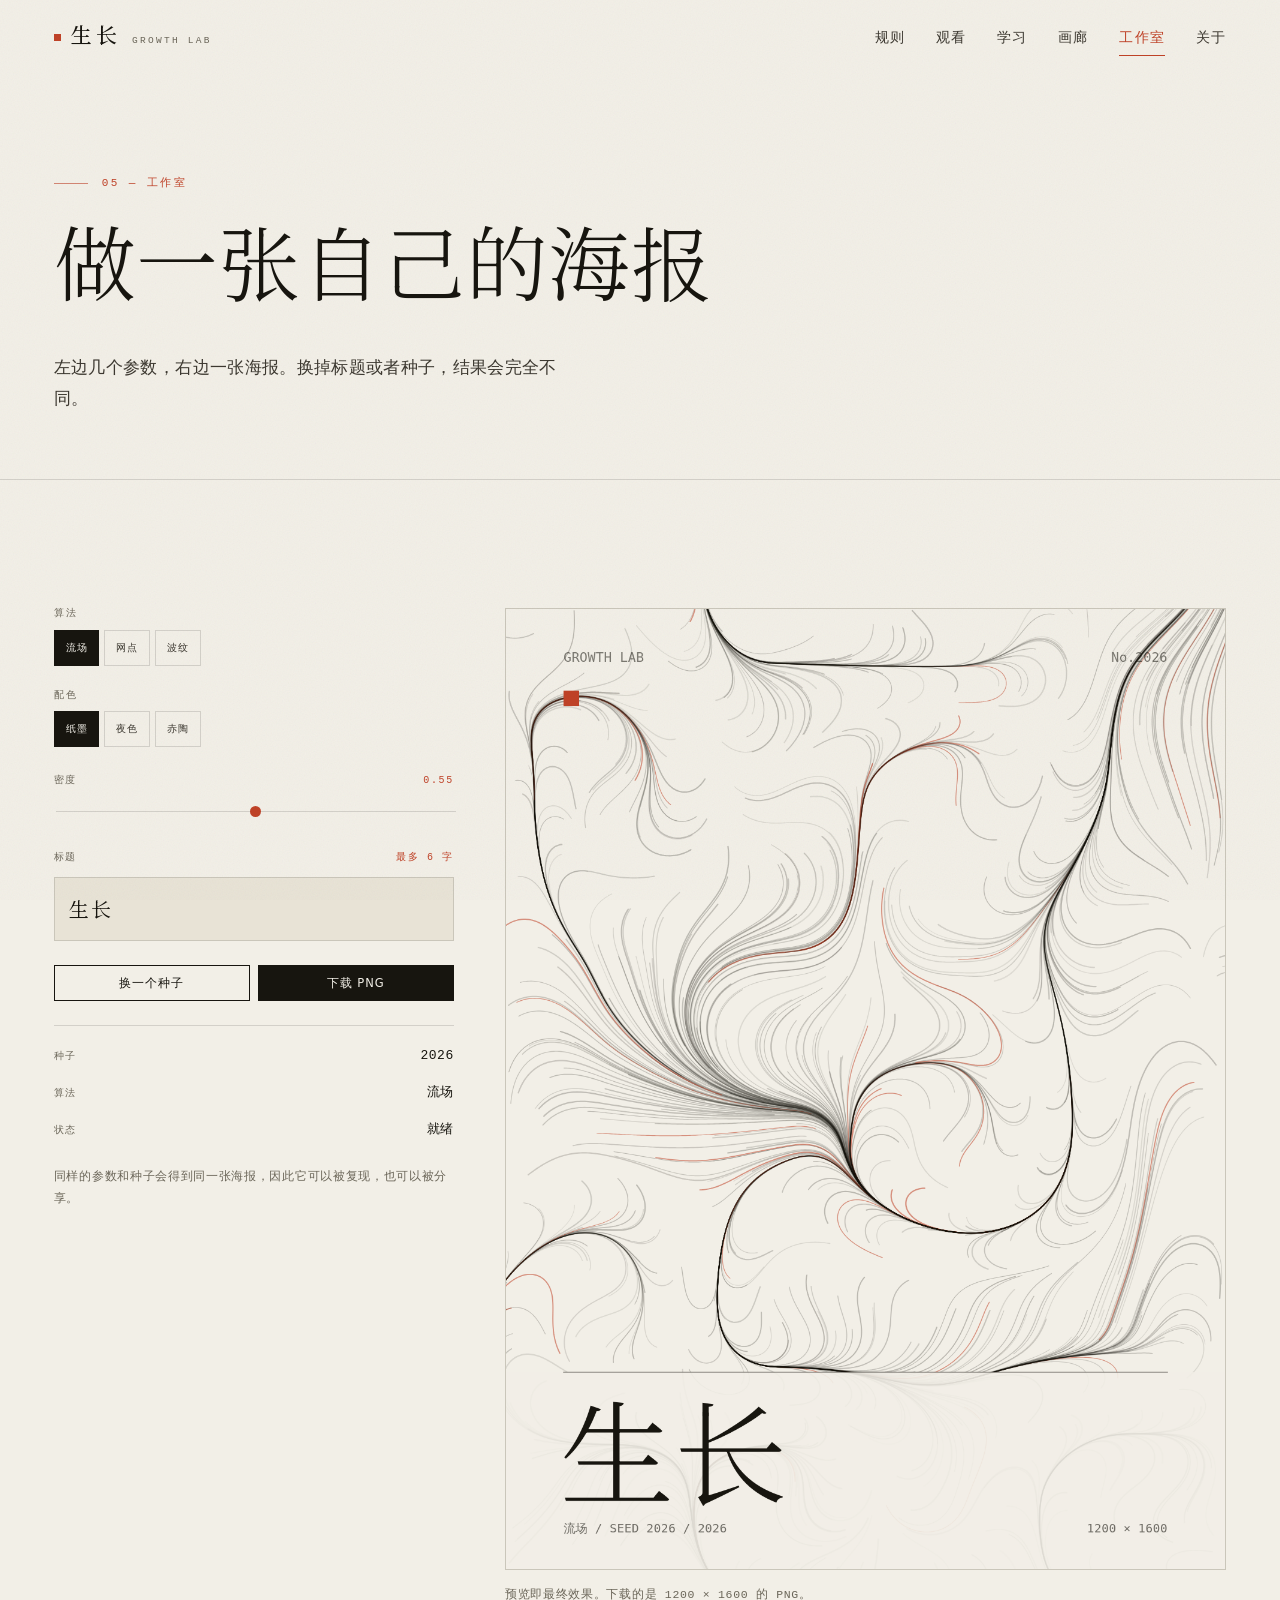
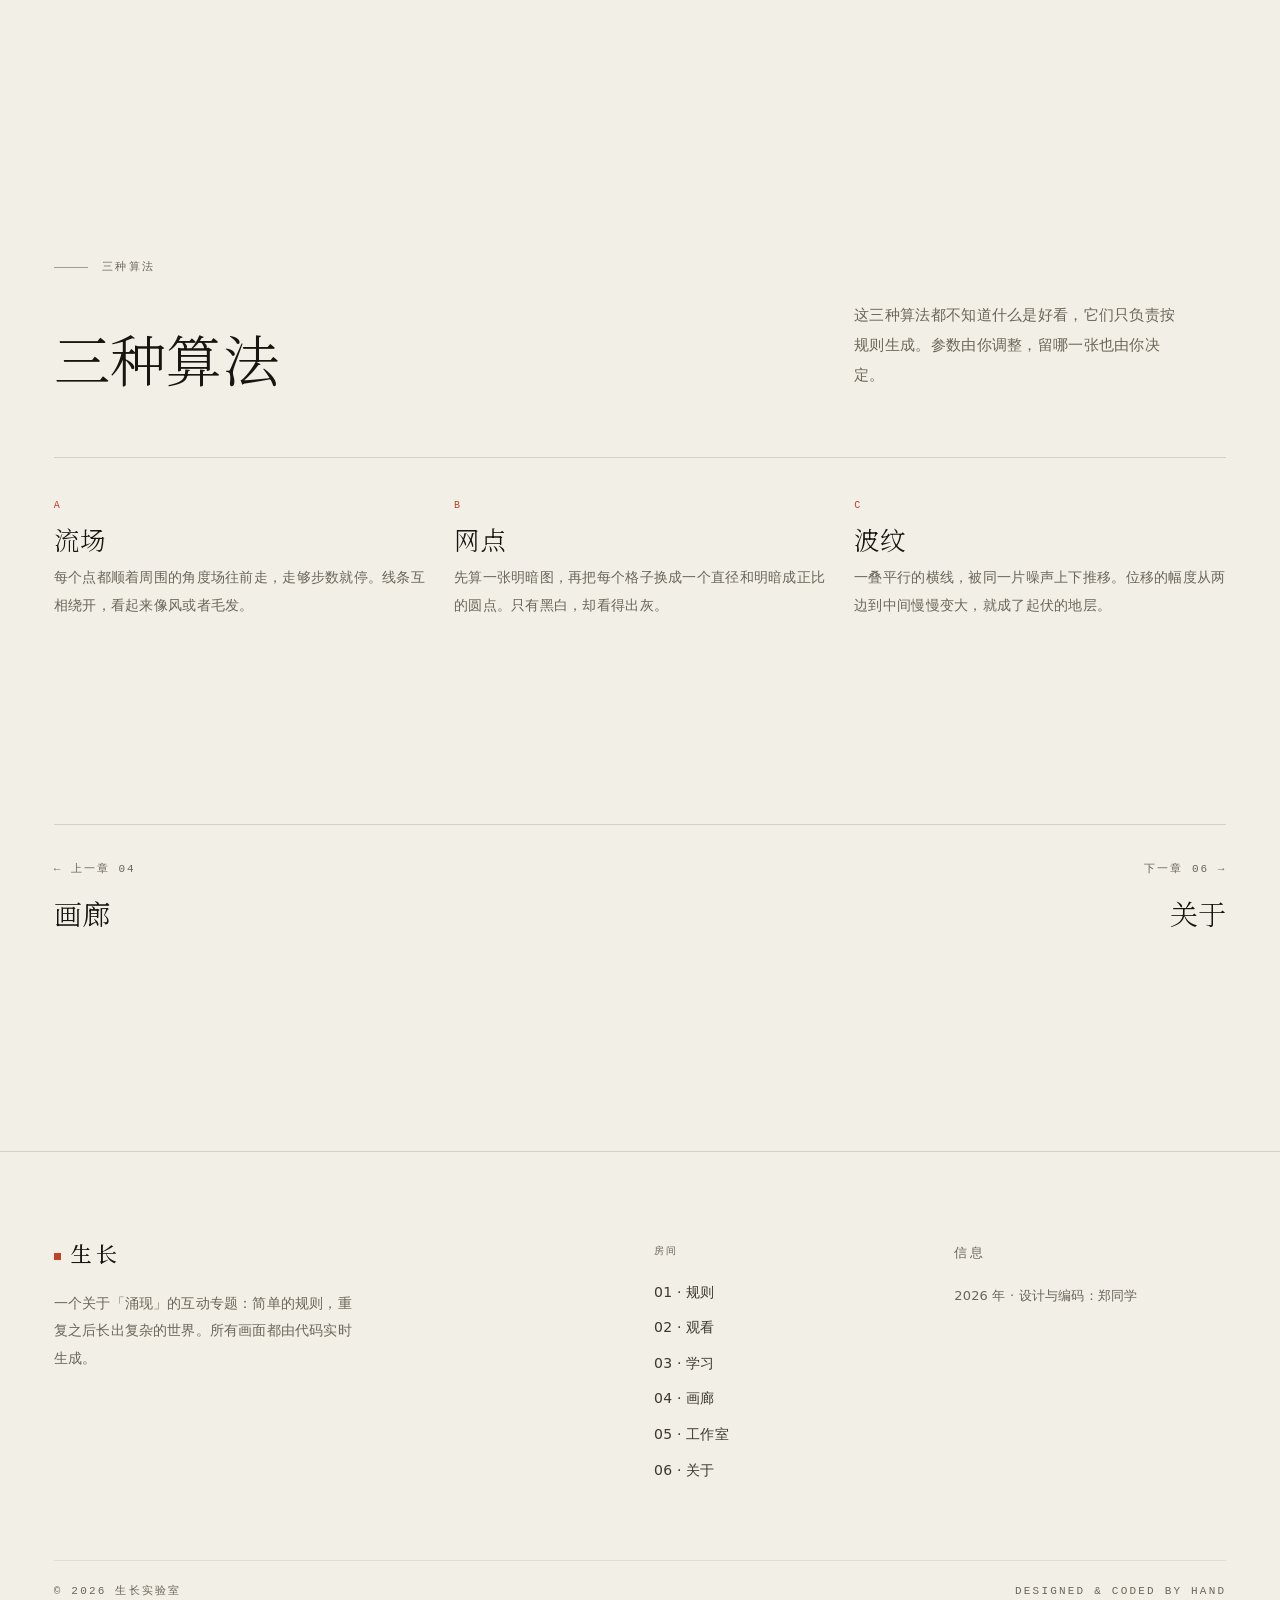
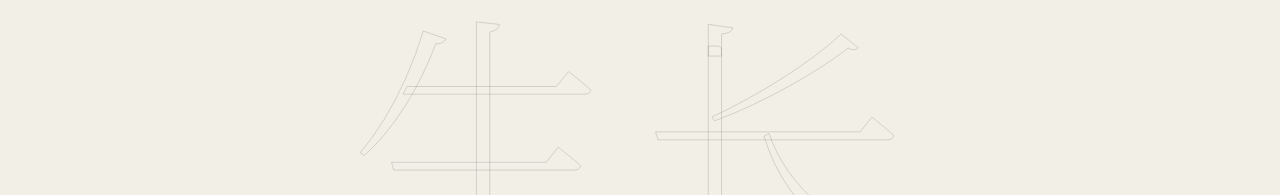
<file: studio.html>
<!DOCTYPE html>
<html lang="zh-CN" class="no-js">
<head>
<meta charset="utf-8">
<meta name="viewport" content="width=device-width, initial-scale=1">
<title>工作室 — 你定参数，机器作画 | 生长 GROWTH LAB</title>
<meta name="description" content="选一种算法、调一个密度、换一套配色，在线生成一张属于自己的生成艺术海报，并导出 PNG。">
<meta name="author" content="郑同学">
<meta name="theme-color" content="#f2efe7">
<meta property="og:type" content="article">
<meta property="og:title" content="工作室 — 你定参数，机器作画">
<meta property="og:description" content="三分钟，做一张属于自己的海报。">
<meta property="og:image" content="assets/img/room-studio.webp">
<link rel="icon" href="assets/img/favicon.svg" type="image/svg+xml">
<link rel="preload" as="font" type="font/woff" href="assets/fonts/growth-serif.woff" crossorigin>
<link rel="stylesheet" href="assets/css/base.css">
<link rel="stylesheet" href="assets/css/pages.css">
<script>document.documentElement.className = document.documentElement.className.replace('no-js', 'js');</script>
</head>
<body>

<a class="skip" href="#main">跳到正文</a>
<div class="progress" id="progress" aria-hidden="true"></div>
<div class="grain" aria-hidden="true"></div>
<div class="cursor" id="cursor" aria-hidden="true"></div>

<header class="site-head" id="siteHead">
  <a class="brand" href="index.html" aria-label="生长实验室 · 返回首页">
    <span class="brand-mark" aria-hidden="true"></span>
    <span class="brand-cn">生长</span>
    <span class="brand-en">Growth Lab</span>
  </a>
  <nav class="nav" aria-label="主导航">
    <a href="rules.html">规则</a>
    <a href="perceive.html">观看</a>
    <a href="learn.html">学习</a>
    <a href="gallery.html">画廊</a>
    <a href="studio.html" aria-current="page">工作室</a>
    <a href="about.html">关于</a>
  </nav>
  <button class="menu-btn" id="menuBtn" aria-label="打开菜单" aria-expanded="false" aria-controls="menu">
    <span></span><span></span>
  </button>
</header>

<nav class="menu" id="menu" aria-label="站点导航" aria-hidden="true">
  <a href="index.html"><span class="idx">00</span>首页</a>
  <a href="rules.html"><span class="idx">01</span>规则</a>
  <a href="perceive.html"><span class="idx">02</span>观看</a>
  <a href="learn.html"><span class="idx">03</span>学习</a>
  <a href="gallery.html"><span class="idx">04</span>画廊</a>
  <a href="studio.html" aria-current="page"><span class="idx">05</span>工作室</a>
  <a href="about.html"><span class="idx">06</span>关于</a>
  <div class="menu-foot">
    <span class="mono">生长 · Growth Lab</span>
    <span class="mono">2026 / 互动专题</span>
  </div>
</nav>

<main id="main">

  <header class="page-head">
    <div class="wrap">
      <p class="eyebrow eyebrow--accent reveal">05 — 工作室</p>
      <h1 class="page-title reveal" style="--d:1">做一张自己的海报</h1>
      <div class="page-head-foot">
        <p class="lede reveal" style="--d:2">
          左边几个参数，右边一张海报。换掉标题或者种子，结果会完全不同。
        </p>
      </div>
    </div>
  </header>

  <section class="section">
    <div class="wrap">
      <div class="studio-grid">

        <div class="studio-panel">

          <div>
            <h4 class="panel-h">算法</h4>
            <div class="seg" id="stAlgo" role="group" aria-label="选择算法">
              <button type="button" data-algo="flow" aria-pressed="true">流场</button>
              <button type="button" data-algo="dots" aria-pressed="false">网点</button>
              <button type="button" data-algo="wave" aria-pressed="false">波纹</button>
            </div>
          </div>

          <div>
            <h4 class="panel-h">配色</h4>
            <div class="seg" id="stPalette" role="group" aria-label="选择配色">
              <button type="button" data-pal="paper" aria-pressed="true">纸墨</button>
              <button type="button" data-pal="night" aria-pressed="false">夜色</button>
              <button type="button" data-pal="clay" aria-pressed="false">赤陶</button>
            </div>
          </div>

          <div class="ctrl">
            <div class="ctrl-top">
              <label for="stDensity">密度</label>
              <span class="ctrl-val" id="stDensityVal">0.55</span>
            </div>
            <input type="range" id="stDensity" min="10" max="100" value="55">
          </div>

          <div class="ctrl">
            <div class="ctrl-top">
              <label for="stTitle">标题</label>
              <span class="ctrl-val">最多 6 字</span>
            </div>
            <input type="text" class="text-input" id="stTitle" value="生长" maxlength="6" autocomplete="off">
          </div>

          <div class="btn-row">
            <button type="button" class="btn" id="stSeed">换一个种子</button>
            <button type="button" class="btn btn--fill" id="stSave">下载 PNG</button>
          </div>

          <dl class="readout">
            <div class="readout-row"><dt>种子</dt><dd id="stSeedVal">—</dd></div>
            <div class="readout-row"><dt>算法</dt><dd id="stAlgoVal">流场</dd></div>
            <div class="readout-row"><dt>状态</dt><dd id="stStatus">就绪</dd></div>
          </dl>

          <p class="note">
            同样的参数和种子会得到同一张海报，因此它可以被复现，也可以被分享。
          </p>
        </div>

        <div class="studio-preview">
          <div class="studio-canvas-wrap">
            <canvas id="stCanvas" aria-label="生成艺术海报预览"></canvas>
          </div>
          <p class="note">预览即最终效果。下载的是 1200 × 1600 的 PNG。</p>
        </div>

      </div>
    </div>
  </section>

  <section class="section">
    <div class="wrap">
      <div class="sec-head">
        <p class="eyebrow reveal">三种算法</p>
        <h2 class="h2 reveal" style="--d:1">三种算法</h2>
        <p class="sec-note reveal" style="--d:2">
          这三种算法都不知道什么是好看，它们只负责按规则生成。参数由你调整，留哪一张也由你决定。
        </p>
      </div>

      <div class="triple">
        <article class="triple-item reveal" style="--d:0">
          <span class="triple-num">A</span>
          <h3>流场</h3>
          <p>每个点都顺着周围的角度场往前走，走够步数就停。线条互相绕开，看起来像风或者毛发。</p>
        </article>
        <article class="triple-item reveal" style="--d:1">
          <span class="triple-num">B</span>
          <h3>网点</h3>
          <p>先算一张明暗图，再把每个格子换成一个直径和明暗成正比的圆点。只有黑白，却看得出灰。</p>
        </article>
        <article class="triple-item reveal" style="--d:2">
          <span class="triple-num">C</span>
          <h3>波纹</h3>
          <p>一叠平行的横线，被同一片噪声上下推移。位移的幅度从两边到中间慢慢变大，就成了起伏的地层。</p>
        </article>
      </div>
    </div>
  </section>

  <section class="section section--tight">
    <div class="wrap">
      <hr class="rule">
      <div class="next-row">
        <a class="next-card" href="gallery.html">
          <span class="mono">← 上一章 04</span>
          <strong>画廊</strong>
        </a>
        <a class="next-card next-card--r" href="about.html">
          <span class="mono">下一章 06 →</span>
          <strong>关于</strong>
        </a>
      </div>
    </div>
  </section>

</main>

<footer class="site-foot">
  <div class="wrap">
    <div class="foot-grid">
      <div class="foot-brand">
        <a class="brand" href="index.html" aria-label="生长实验室 · 返回首页">
          <span class="brand-mark" aria-hidden="true"></span>
          <span class="brand-cn">生长</span>
        </a>
        <p>一个关于「涌现」的互动专题：简单的规则，重复之后长出复杂的世界。所有画面都由代码实时生成。</p>
      </div>
      <div class="foot-nav">
        <p class="foot-h">房间</p>
        <div class="foot-list">
          <a href="rules.html">01 · 规则</a>
          <a href="perceive.html">02 · 观看</a>
          <a href="learn.html">03 · 学习</a>
          <a href="gallery.html">04 · 画廊</a>
          <a href="studio.html">05 · 工作室</a>
          <a href="about.html">06 · 关于</a>
        </div>
      </div>
      <div class="foot-info">
        <p class="foot-h">信息</p>
        <p>2026 年 · 设计与编码：郑同学</p>
      </div>
    </div>
    <div class="foot-bottom">
      <span class="mono">© 2026 生长实验室</span>
      <span class="mono">Designed &amp; coded by hand</span>
    </div>
  </div>
  <div class="foot-word" aria-hidden="true">生长</div>
</footer>

<script src="assets/js/core.js" defer></script>
<script src="assets/js/studio.js" defer></script>
</body>
</html>
</file>
<file: assets/css/base.css>
/* ==========================================================================
   生长 GROWTH LAB — 基础样式表
   设计：纸、墨、朱砂。版式取法于书籍，动效服从于阅读。
   ========================================================================== */

/* ---------- 1. Reset ---------- */
*,
*::before,
*::after { box-sizing: border-box; }

html { -webkit-text-size-adjust: 100%; }

body,
h1, h2, h3, h4, p, figure, blockquote, dl, dd, ul, ol { margin: 0; }

ul[class],
ol[class] { list-style: none; padding: 0; }

img,
picture,
svg,
canvas { display: block; max-width: 100%; }

button,
input,
select,
textarea { font: inherit; color: inherit; }

button { background: none; border: 0; cursor: pointer; }

a { color: inherit; text-decoration: none; }

/* ---------- 2. 字体 ---------- */
/* 思源宋体子集：只保留本站用到的字形，自托管，不依赖任何 CDN */
@font-face {
  font-family: "GrowthSerif";
  src: url("../fonts/growth-serif.woff") format("woff");
  font-weight: 200 900;
  font-style: normal;
  font-display: swap;
}

/* ---------- 3. 变量 ---------- */
:root {
  /* 纸与墨 */
  --paper:      #f2efe7;
  --paper-deep: #e8e3d6;
  --paper-glass: rgba(242, 239, 231, 0.86);
  --ink:        #17150f;
  --ink-2:      #3c3830;
  --ink-3:      #6b6659;
  --line:       rgba(23, 21, 15, 0.14);
  --line-soft:  rgba(23, 21, 15, 0.08);

  /* 三色 */
  --accent:   #c04227;   /* 朱砂 */
  --accent-2: #2c4a3c;   /* 松绿 */
  --gold:     #b8873a;   /* 赭石 */

  /* 字体 */
  --serif: "GrowthSerif", "Noto Serif SC", "Source Han Serif SC", "Songti SC", "STSong", "SimSun", Georgia, serif;
  --sans:  "GrowthSans", "Inter", "Segoe UI", "PingFang SC", "Hiragino Sans GB", "Microsoft YaHei", system-ui, sans-serif;
  --mono:  "GrowthMono", "JetBrains Mono", "SFMono-Regular", Consolas, "Liberation Mono", monospace;

  /* 节奏 */
  --pad: clamp(18px, 4.2vw, 60px);
  --max: 1400px;
  --gap: clamp(18px, 2.2vw, 32px);
  --head-h: 76px;
  --sect: clamp(76px, 10vw, 168px);

  /* 缓动 */
  --ease: cubic-bezier(0.16, 1, 0.3, 1);
  --ease-io: cubic-bezier(0.65, 0.05, 0.36, 1);

  color-scheme: light;
}

body.theme-dark {
  --paper:      #0d0d0c;
  --paper-deep: #161614;
  --paper-glass: rgba(13, 13, 12, 0.82);
  --ink:        #eeebe1;
  --ink-2:      #b7b2a6;
  --ink-3:      #837e72;
  --line:       rgba(238, 235, 225, 0.16);
  --line-soft:  rgba(238, 235, 225, 0.09);
  --accent:     #e0543a;
  --accent-2:   #8fb8a0;
  --gold:       #d7a45c;
  color-scheme: dark;
}

/* ---------- 3. 基础 ---------- */
body {
  background: var(--paper);
  color: var(--ink);
  font-family: var(--sans);
  font-size: 16px;
  line-height: 1.9;
  letter-spacing: 0.012em;
  -webkit-font-smoothing: antialiased;
  -moz-osx-font-smoothing: grayscale;
  text-rendering: optimizeLegibility;
  overflow-x: hidden;
}

::selection { background: var(--accent); color: #fff; }

:focus-visible {
  outline: 2px solid var(--accent);
  outline-offset: 3px;
}

::-webkit-scrollbar { width: 10px; height: 10px; }
::-webkit-scrollbar-track { background: var(--paper); }
::-webkit-scrollbar-thumb { background: var(--line); border: 3px solid var(--paper); border-radius: 10px; }
::-webkit-scrollbar-thumb:hover { background: var(--ink-3); }

/* ---------- 4. 版式 ---------- */
.wrap {
  width: 100%;
  max-width: var(--max);
  margin-inline: auto;
  padding-inline: var(--pad);
}

.mono {
  font-family: var(--mono);
  font-size: 11px;
  line-height: 1.6;
  letter-spacing: 0.2em;
  text-transform: uppercase;
  font-weight: 500;
  color: var(--ink-3);
}

.eyebrow {
  display: flex;
  align-items: center;
  gap: 14px;
  font-family: var(--mono);
  font-size: 11px;
  line-height: 1;
  letter-spacing: 0.22em;
  text-transform: uppercase;
  color: var(--ink-3);
  margin-bottom: 26px;
}
.eyebrow::before {
  content: "";
  width: 34px;
  height: 1px;
  background: currentColor;
  flex: none;
  opacity: 0.6;
}
.eyebrow--accent { color: var(--accent); }

h1, h2, h3, h4 {
  font-family: var(--serif);
  font-weight: 300;
  letter-spacing: 0.01em;
  line-height: 1.12;
  text-wrap: balance;
}

.display {
  font-size: clamp(50px, 8.6vw, 128px);
  line-height: 0.98;
  letter-spacing: -0.005em;
  font-weight: 250;
}

.h2 {
  font-size: clamp(30px, 4.4vw, 60px);
  line-height: 1.14;
  letter-spacing: 0.005em;
}

.h3 {
  font-size: clamp(20px, 2vw, 27px);
  line-height: 1.42;
  font-weight: 400;
}

.prose p {
  font-size: clamp(15.5px, 1.06vw, 17px);
  line-height: 2.02;
  color: var(--ink-2);
  letter-spacing: 0.018em;
  text-wrap: pretty;
}
.prose p + p { margin-top: 1.15em; }
.prose strong { color: var(--ink); font-weight: 600; }
.prose em { font-style: normal; color: var(--accent); }

.lede {
  font-size: clamp(16px, 1.35vw, 19.5px);
  line-height: 1.85;
  color: var(--ink-2);
  letter-spacing: 0.02em;
  max-width: 46ch;
}

.accent { color: var(--accent); }
.serif  { font-family: var(--serif); }

/* 引文 */
.pull {
  font-family: var(--serif);
  font-weight: 250;
  font-size: clamp(26px, 3.4vw, 46px);
  line-height: 1.35;
  letter-spacing: 0.01em;
  text-wrap: balance;
}
.pull em { font-style: normal; color: var(--accent); }

/* 小字说明 */
.note {
  font-family: var(--mono);
  font-size: 11.5px;
  line-height: 1.9;
  letter-spacing: 0.06em;
  color: var(--ink-3);
  text-transform: none;
}

hr.rule {
  border: 0;
  height: 1px;
  background: var(--line);
  margin: 0;
}

/* ---------- 5. 链接与按钮 ---------- */
.link {
  position: relative;
  display: inline-flex;
  align-items: center;
  gap: 8px;
  color: var(--ink);
  background-image: linear-gradient(currentColor, currentColor);
  background-size: 100% 1px;
  background-repeat: no-repeat;
  background-position: 0 100%;
  padding-bottom: 2px;
  transition: background-size 0.45s var(--ease), color 0.3s;
}
.link:hover { color: var(--accent); background-size: 100% 1px; }
.link--accent { color: var(--accent); }

.btn {
  --fg: var(--ink);
  --bg: transparent;
  position: relative;
  display: inline-flex;
  align-items: center;
  gap: 12px;
  padding: 15px 24px 14px;
  border: 1px solid var(--ink);
  font-family: var(--sans);
  font-size: 13px;
  font-weight: 500;
  letter-spacing: 0.1em;
  line-height: 1;
  color: var(--fg);
  background: var(--bg);
  overflow: hidden;
  transition: color 0.4s var(--ease), border-color 0.4s var(--ease);
  isolation: isolate;
}
.btn::after {
  content: "";
  position: absolute;
  inset: 0;
  background: var(--ink);
  transform: translateY(101%);
  transition: transform 0.55s var(--ease);
  z-index: -1;
}
.btn:hover { color: var(--paper); }
.btn:hover::after { transform: translateY(0); }
.btn .arw { transition: transform 0.5s var(--ease); }
.btn:hover .arw { transform: translateX(4px); }

.btn--accent { border-color: var(--accent); color: var(--accent); }
.btn--accent::after { background: var(--accent); }
.btn--accent:hover { color: #fff; }

.btn--fill { background: var(--ink); color: var(--paper); }
.btn--fill::after { background: var(--accent); }
.btn--fill:hover { color: #fff; border-color: var(--accent); }

.arw { display: inline-block; }

/* 键盘按键 */
.kbd {
  display: inline-block;
  min-width: 20px;
  padding: 2px 6px 3px;
  border: 1px solid var(--line);
  border-bottom-width: 2px;
  border-radius: 3px;
  font-family: var(--mono);
  font-size: 10.5px;
  line-height: 1.2;
  letter-spacing: 0.06em;
  text-align: center;
  color: var(--ink-3);
  background: var(--paper);
}

/* ---------- 6. 页头 ---------- */
.site-head {
  position: fixed;
  inset: 0 0 auto 0;
  height: var(--head-h);
  z-index: 900;
  display: flex;
  align-items: center;
  gap: clamp(16px, 3vw, 44px);
  padding-inline: var(--pad);
  border-bottom: 1px solid transparent;
  transition: background 0.5s var(--ease), border-color 0.5s var(--ease),
              backdrop-filter 0.5s var(--ease);
}
.site-head.is-stuck {
  background: var(--paper-glass);
  border-bottom-color: var(--line-soft);
  backdrop-filter: blur(16px) saturate(140%);
  -webkit-backdrop-filter: blur(16px) saturate(140%);
}

.brand {
  display: inline-flex;
  align-items: baseline;
  gap: 10px;
  flex: none;
}
.brand-mark {
  width: 7px;
  height: 7px;
  background: var(--accent);
  transform: translateY(-2px);
  transition: transform 0.6s var(--ease);
}
.brand:hover .brand-mark { transform: translateY(-2px) rotate(45deg); }
.brand-cn {
  font-family: var(--serif);
  font-size: 21px;
  font-weight: 500;
  letter-spacing: 0.22em;
  line-height: 1;
}
.brand-en {
  font-family: var(--mono);
  font-size: 9.5px;
  letter-spacing: 0.24em;
  color: var(--ink-3);
  text-transform: uppercase;
  display: none;
}
@media (min-width: 1180px) { .brand-en { display: inline; } }

.nav {
  display: flex;
  align-items: center;
  gap: clamp(18px, 2.4vw, 36px);
  margin-left: auto;
}
.nav a {
  position: relative;
  font-size: 13.5px;
  letter-spacing: 0.09em;
  color: var(--ink-2);
  padding: 6px 0;
  transition: color 0.3s;
}
.nav a .idx {
  font-family: var(--mono);
  font-size: 9px;
  letter-spacing: 0.1em;
  color: var(--ink-3);
  margin-right: 5px;
  vertical-align: 1px;
  opacity: 0;
  transition: opacity 0.3s;
  position: absolute;
  left: -16px;
  top: 50%;
  transform: translateY(-50%);
}
.nav a::after {
  content: "";
  position: absolute;
  left: 0;
  bottom: 0;
  width: 100%;
  height: 1px;
  background: currentColor;
  transform: scaleX(0);
  transform-origin: right;
  transition: transform 0.5s var(--ease);
}
.nav a:hover { color: var(--ink); }
.nav a:hover::after,
.nav a[aria-current="page"]::after { transform: scaleX(1); transform-origin: left; }
.nav a[aria-current="page"] { color: var(--accent); }

.head-meta {
  font-family: var(--mono);
  font-size: 10px;
  letter-spacing: 0.18em;
  color: var(--ink-3);
  text-transform: uppercase;
  white-space: nowrap;
  margin-left: clamp(16px, 3vw, 44px);
}

/* 菜单按钮 */
.menu-btn {
  display: none;
  width: 44px;
  height: 44px;
  margin-left: auto;
  position: relative;
  z-index: 960;
  flex: none;
}
.menu-btn span {
  position: absolute;
  left: 10px;
  width: 24px;
  height: 1.5px;
  background: var(--ink);
  transition: transform 0.5s var(--ease), opacity 0.3s;
}
.menu-btn span:nth-child(1) { top: 19px; }
.menu-btn span:nth-child(2) { top: 25px; }
body[data-menu="open"] .menu-btn span:nth-child(1) { transform: translateY(3px) rotate(45deg); }
body[data-menu="open"] .menu-btn span:nth-child(2) { transform: translateY(-3px) rotate(-45deg); }

/* 全屏菜单 */
.menu {
  position: fixed;
  inset: 0;
  z-index: 950;
  background: var(--paper);
  display: flex;
  flex-direction: column;
  justify-content: center;
  padding: calc(var(--head-h) + 20px) var(--pad) var(--pad);
  opacity: 0;
  visibility: hidden;
  transform: translateY(-14px);
  transition: opacity 0.55s var(--ease), transform 0.55s var(--ease), visibility 0.55s;
}
body[data-menu="open"] .menu { opacity: 1; visibility: visible; transform: none; }
body[data-menu="open"] { overflow: hidden; }
.menu a {
  display: flex;
  align-items: baseline;
  gap: 16px;
  padding: 10px 0;
  font-family: var(--serif);
  font-size: clamp(28px, 7vw, 46px);
  font-weight: 300;
  border-bottom: 1px solid var(--line-soft);
  color: var(--ink);
}
.menu a .idx {
  font-family: var(--mono);
  font-size: 11px;
  letter-spacing: 0.16em;
  color: var(--accent);
}
.menu a[aria-current="page"] { color: var(--accent); }
.menu-foot {
  margin-top: 36px;
  display: flex;
  justify-content: space-between;
  gap: 20px;
  flex-wrap: wrap;
}

@media (max-width: 1080px) {
  .head-meta { display: none; }
}
@media (max-width: 940px) {
  .nav { display: none; }
  .menu-btn { display: block; }
}

/* ---------- 7. 页脚 ---------- */
.site-foot {
  border-top: 1px solid var(--line);
  padding-top: clamp(56px, 7vw, 96px);
  margin-top: var(--sect);
  overflow: hidden;
}
.foot-grid {
  display: grid;
  grid-template-columns: repeat(12, 1fr);
  gap: var(--gap);
  padding-bottom: clamp(48px, 6vw, 80px);
}
.foot-brand { grid-column: 1 / span 5; }
.foot-nav   { grid-column: 7 / span 3; }
.foot-info  { grid-column: 10 / span 3; }
.foot-brand p {
  margin-top: 18px;
  max-width: 34ch;
  font-size: 14px;
  line-height: 1.95;
  color: var(--ink-3);
}
.foot-h {
  font-family: var(--mono);
  font-size: 10px;
  letter-spacing: 0.22em;
  text-transform: uppercase;
  color: var(--ink-3);
  margin-bottom: 18px;
}
.foot-list { display: grid; gap: 9px; font-size: 14px; }
.foot-list a { color: var(--ink-2); transition: color 0.3s, transform 0.3s; display: inline-block; }
.foot-list a:hover { color: var(--accent); transform: translateX(3px); }
.foot-info p { font-size: 13px; line-height: 1.85; color: var(--ink-3); }
.foot-info p + p { margin-top: 10px; }

.foot-word {
  font-family: var(--serif);
  font-weight: 250;
  font-size: clamp(90px, 21vw, 300px);
  line-height: 0.8;
  letter-spacing: 0.08em;
  color: transparent;
  -webkit-text-stroke: 1px var(--line);
  text-align: center;
  user-select: none;
  margin: 0 -0.08em -0.16em;
  white-space: nowrap;
}
.foot-bottom {
  display: flex;
  justify-content: space-between;
  align-items: center;
  gap: 20px;
  flex-wrap: wrap;
  border-top: 1px solid var(--line-soft);
  padding-block: 22px;
}

@media (max-width: 860px) {
  .foot-brand { grid-column: 1 / -1; }
  .foot-nav { grid-column: 1 / span 6; }
  .foot-info { grid-column: 7 / -1; }
}
@media (max-width: 520px) {
  .foot-nav, .foot-info { grid-column: 1 / -1; }
}

/* ---------- 8. 组件 ---------- */
.figure { position: relative; }
.figure img {
  width: 100%;
  height: auto;
  background: var(--paper-deep);
}
.figcap {
  display: flex;
  gap: 10px;
  justify-content: space-between;
  margin-top: 12px;
  font-family: var(--mono);
  font-size: 10.5px;
  letter-spacing: 0.08em;
  line-height: 1.6;
  color: var(--ink-3);
  text-transform: none;
}

.tag {
  display: inline-flex;
  align-items: center;
  gap: 7px;
  padding: 5px 10px 4px;
  border: 1px solid var(--line);
  font-family: var(--mono);
  font-size: 10px;
  letter-spacing: 0.14em;
  text-transform: uppercase;
  color: var(--ink-3);
  white-space: nowrap;
}

.marquee {
  border-block: 1px solid var(--line);
  padding-block: 16px;
  overflow: hidden;
  user-select: none;
}
.marquee-track {
  display: flex;
  width: max-content;
  animation: marq 46s linear infinite;
}
.marquee:hover .marquee-track { animation-play-state: paused; }
.marquee-item {
  display: inline-flex;
  align-items: center;
  gap: 28px;
  padding-right: 28px;
  font-family: var(--mono);
  font-size: 11.5px;
  letter-spacing: 0.24em;
  text-transform: uppercase;
  color: var(--ink-3);
  white-space: nowrap;
}
.marquee-item i {
  width: 5px;
  height: 5px;
  background: var(--accent);
  display: inline-block;
  transform: rotate(45deg);
}
@keyframes marq { to { transform: translate3d(-50%, 0, 0); } }

/* ---------- 9. 氛围层 ---------- */
.grain {
  position: fixed;
  inset: 0;
  z-index: 9980;
  pointer-events: none;
  opacity: 0.055;
  mix-blend-mode: multiply;
  background-image: url("data:image/svg+xml,%3Csvg xmlns='http://www.w3.org/2000/svg' width='160' height='160'%3E%3Cfilter id='n'%3E%3CfeTurbulence type='fractalNoise' baseFrequency='0.82' numOctaves='3' stitchTiles='stitch'/%3E%3C/filter%3E%3Crect width='160' height='160' filter='url(%23n)'/%3E%3C/svg%3E");
  background-size: 160px 160px;
}
.theme-dark .grain { mix-blend-mode: screen; opacity: 0.035; }

.progress {
  position: fixed;
  top: 0;
  left: 0;
  right: 0;
  height: 2px;
  transform-origin: 0 50%;
  transform: scaleX(0);
  background: var(--accent);
  z-index: 9990;
  pointer-events: none;
}

.cursor {
  position: fixed;
  top: 0;
  left: 0;
  width: 30px;
  height: 30px;
  margin: -15px 0 0 -15px;
  border: 1px solid var(--ink);
  border-radius: 50%;
  pointer-events: none;
  z-index: 9995;
  opacity: 0;
  transform: translate3d(-100px, -100px, 0);
  transition: opacity 0.4s, width 0.45s var(--ease), height 0.45s var(--ease),
              background-color 0.45s var(--ease), border-color 0.45s;
  will-change: transform;
}
body.has-cursor .cursor { opacity: 0.55; }
body.has-cursor.is-hot .cursor {
  width: 62px;
  height: 62px;
  margin: -31px 0 0 -31px;
  opacity: 0.9;
  background: color-mix(in srgb, var(--accent) 12%, transparent);
  border-color: var(--accent);
}

.skip {
  position: fixed;
  top: 10px;
  left: 10px;
  z-index: 10000;
  padding: 10px 16px;
  background: var(--ink);
  color: var(--paper);
  font-size: 13px;
  transform: translateY(-160%);
  transition: transform 0.3s var(--ease);
}
.skip:focus { transform: none; }

/* ---------- 10. 入场动画 ---------- */
.js .reveal {
  opacity: 0;
  transform: translateY(26px);
  transition: opacity 1s var(--ease), transform 1.05s var(--ease);
  transition-delay: calc(var(--d, 0) * 85ms);
}
.js .reveal.is-in { opacity: 1; transform: none; }


.mask-line { display: block; overflow: hidden; }
.js .mask-line > span {
  display: block;
  transform: translateY(110%);
  transition: transform 1.15s var(--ease);
  transition-delay: calc(var(--d, 0) * 100ms + 80ms);
}
.js .mask-line.is-in > span { transform: none; }

@media (prefers-reduced-motion: reduce) {
  *,
  *::before,
  *::after {
    animation-duration: 0.001ms !important;
    animation-iteration-count: 1 !important;
    transition-duration: 0.001ms !important;
    scroll-behavior: auto !important;
  }
  .js .reveal { opacity: 1; transform: none; }
  .js .mask-line > span { transform: none; }
  .cursor { display: none; }
  .marquee-track { animation: none; }
}

html { scroll-behavior: smooth; }
@media (prefers-reduced-motion: reduce) { html { scroll-behavior: auto; } }

/* ---------- 11. 通用工具 ---------- */
.sr-only {
  position: absolute;
  width: 1px;
  height: 1px;
  padding: 0;
  margin: -1px;
  overflow: hidden;
  clip: rect(0, 0, 0, 0);
  white-space: nowrap;
  border: 0;
}
.center { text-align: center; }
.mt-s { margin-top: 16px; }
.mt-m { margin-top: 32px; }
.mt-l { margin-top: clamp(40px, 5vw, 72px); }
.flex { display: flex; }
.gap-s { gap: 12px; }
.nowrap { white-space: nowrap; }
</file>
<file: assets/css/pages.css>
/* ==========================================================================
   页面级样式：封面 / 房间 / 子页通用 / 实验台 / 画廊 / 工作室 / 关于
   ========================================================================== */

/* ---------------------------------------------------------------- 封面 */
.hero {
  position: relative;
  min-height: 100svh;
  display: flex;
  align-items: center;
  padding-top: calc(var(--head-h) + 30px);
  padding-bottom: clamp(90px, 12vh, 150px);
  overflow: hidden;
}
.hero-canvas {
  position: absolute;
  inset: 0;
  width: 100%;
  height: 100%;
  z-index: 0;
}
.hero-veil {
  position: absolute;
  inset: 0;
  z-index: 1;
  pointer-events: none;
  background:
    linear-gradient(100deg, #f2efe7 26%, rgba(242, 239, 231, 0.96) 38%, rgba(242, 239, 231, 0) 63%),
    linear-gradient(to bottom, rgba(242, 239, 231, 0.6), rgba(242, 239, 231, 0) 22%);
}
.hero-inner { position: relative; z-index: 2; }

.hero-title {
  margin-bottom: clamp(22px, 2.6vw, 38px);
  letter-spacing: -0.01em;
}
.hero-dot { color: var(--accent); }

.hero-lede { max-width: 27ch; }

.hero-cta {
  display: flex;
  flex-wrap: wrap;
  gap: 12px;
  margin-top: clamp(30px, 3.6vw, 46px);
}


.scroll-cue {
  position: absolute;
  right: var(--pad);
  bottom: 34px;
  z-index: 2;
  display: flex;
  flex-direction: column;
  align-items: center;
  gap: 12px;
  color: var(--ink-3);
}
.scroll-cue span {
  font-family: var(--mono);
  font-size: 9px;
  letter-spacing: 0.28em;
  writing-mode: vertical-rl;
  text-transform: uppercase;
}
.scroll-cue i {
  width: 1px;
  height: 54px;
  background: var(--line);
  position: relative;
  overflow: hidden;
}
.scroll-cue i::after {
  content: "";
  position: absolute;
  inset: 0;
  background: var(--accent);
  animation: cue 2.6s var(--ease-io) infinite;
}
@keyframes cue {
  0%   { transform: translateY(-100%); }
  60%  { transform: translateY(100%); }
  100% { transform: translateY(100%); }
}
@media (max-height: 720px), (max-width: 760px) { .scroll-cue { display: none; } }

/* ---------------------------------------------------------------- 章头 */
.sec-head {
  display: grid;
  grid-template-columns: repeat(12, 1fr);
  gap: var(--gap);
  align-items: end;
  margin-bottom: clamp(38px, 5.2vw, 70px);
}
.sec-head .eyebrow { grid-column: 1 / -1; margin-bottom: 0; }
.sec-head h2 { grid-column: 1 / 7; }
.sec-note {
  grid-column: 9 / -1;
  font-size: 14.5px;
  line-height: 2.05;
  color: var(--ink-3);
  letter-spacing: 0.02em;
  max-width: 36ch;
}

/* ------------------------------------------------------------- 房间网格 */
.rooms-section { padding-block: var(--sect); }

.rooms {
  display: grid;
  grid-template-columns: repeat(3, 1fr);
  gap: 1px;
  background: var(--line);
  border-block: 1px solid var(--line);
}
.room {
  background: var(--paper);
  display: flex;
  flex-direction: column;
  transition: background 0.55s var(--ease);
}
.room:hover { background: var(--paper-deep); }
.room-media {
  position: relative;
  overflow: hidden;
  aspect-ratio: 4 / 3;
  background: var(--paper-deep);
}
.room-media img {
  width: 100%;
  height: 100%;
  object-fit: cover;
  transform: scale(1.002);
  transition: transform 1.5s var(--ease), filter 0.8s;
}
.room:hover .room-media img { transform: scale(1.05); }

.room-body {
  padding: clamp(20px, 2vw, 30px);
  display: flex;
  flex-direction: column;
  flex: 1;
}
.room-num {
  font-family: var(--mono);
  font-size: 10px;
  letter-spacing: 0.2em;
  color: var(--accent);
}
.room h3 {
  margin-top: 14px;
  font-size: clamp(19px, 1.65vw, 24px);
  line-height: 1.42;
  font-weight: 400;
}
.room p {
  margin-top: 12px;
  font-size: 13.5px;
  line-height: 1.95;
  color: var(--ink-3);
  letter-spacing: 0.02em;
}
.room-go {
  margin-top: auto;
  padding-top: 20px;
  border-top: 1px solid var(--line-soft);
  display: flex;
  justify-content: space-between;
  align-items: center;
  gap: 12px;
  font-family: var(--mono);
  font-size: 9.5px;
  letter-spacing: 0.16em;
  text-transform: uppercase;
  color: var(--ink-3);
  transition: color 0.4s;
}
.room:hover .room-go { color: var(--accent); }
.room .arw { transition: transform 0.55s var(--ease); }
.room:hover .arw { transform: translateX(5px); }

/* ------------------------------------------------------------ 子页章头 */
.page-head {
  padding-top: calc(var(--head-h) + clamp(46px, 8vw, 108px));
  padding-bottom: clamp(34px, 5vw, 64px);
  border-bottom: 1px solid var(--line);
}
.page-title {
  font-size: clamp(36px, 6.4vw, 88px);
  line-height: 1.1;
  letter-spacing: 0.005em;
  max-width: 15ch;
}
.page-head-foot {
  display: grid;
  grid-template-columns: repeat(12, 1fr);
  gap: var(--gap);
  align-items: end;
  margin-top: clamp(26px, 4vw, 46px);
}
.page-head-foot .lede { grid-column: 1 / 9; }

/* ------------------------------------------------------------ 通用分节 */
.section { padding-block: var(--sect); }
.section--tight { padding-block: clamp(48px, 6vw, 90px); }

.cols {
  display: grid;
  grid-template-columns: repeat(12, 1fr);
  gap: var(--gap);
}
.col-3  { grid-column: span 3; }
.col-4  { grid-column: span 4; }
.col-5  { grid-column: span 5; }
.col-6  { grid-column: span 6; }
.col-7  { grid-column: span 7; }
.col-8  { grid-column: span 8; }
.col-9  { grid-column: span 9; }
.col-12 { grid-column: 1 / -1; }

.two-col-text { columns: 2; column-gap: clamp(32px, 4vw, 64px); }

/* ------------------------------------------------------------- 实验台 */
.lab-frame {
  display: grid;
  grid-template-columns: minmax(0, 1fr) 322px;
  border: 1px solid var(--line);
  background: var(--paper-deep);
  overflow: hidden;
}
.lab-stage {
  position: relative;
  aspect-ratio: 16 / 10;
  min-height: 300px;
  background: var(--paper-deep);
  overflow: hidden;
  touch-action: none;
}
.lab-stage canvas { position: absolute; inset: 0; width: 100%; height: 100%; }
.lab-stage canvas.is-interactive { cursor: crosshair; }

.lab-badge {
  position: absolute;
  top: 16px;
  left: 16px;
  z-index: 2;
  display: flex;
  gap: 8px;
  flex-wrap: wrap;
  pointer-events: none;
}
.lab-badge .tag { background: var(--paper-glass); backdrop-filter: blur(6px); }

.lab-hint {
  position: absolute;
  left: 16px;
  bottom: 14px;
  z-index: 2;
  font-family: var(--mono);
  font-size: 10px;
  letter-spacing: 0.1em;
  color: var(--ink-3);
  background: var(--paper-glass);
  padding: 5px 9px;
  backdrop-filter: blur(6px);
  pointer-events: none;
  text-transform: none;
}

.lab-panel {
  border-left: 1px solid var(--line);
  background: var(--paper);
  padding: 22px;
  display: flex;
  flex-direction: column;
  gap: 22px;
}
.lab-panel h4 {
  font-family: var(--mono);
  font-size: 10px;
  letter-spacing: 0.22em;
  text-transform: uppercase;
  color: var(--ink-3);
  font-weight: 500;
}

.ctrl { display: flex; flex-direction: column; gap: 10px; }
.ctrl-top {
  display: flex;
  justify-content: space-between;
  align-items: baseline;
  gap: 12px;
  font-family: var(--mono);
  font-size: 10px;
  letter-spacing: 0.16em;
  text-transform: uppercase;
  color: var(--ink-3);
}
.ctrl-val { color: var(--accent); font-variant-numeric: tabular-nums; }

input[type="range"] {
  -webkit-appearance: none;
  appearance: none;
  width: 100%;
  height: 20px;
  background: transparent;
  cursor: pointer;
}
input[type="range"]::-webkit-slider-runnable-track {
  height: 1px;
  background: var(--line);
}
input[type="range"]::-webkit-slider-thumb {
  -webkit-appearance: none;
  appearance: none;
  width: 11px;
  height: 11px;
  margin-top: -5px;
  border-radius: 50%;
  background: var(--accent);
  border: 0;
  transition: transform 0.25s var(--ease);
}
input[type="range"]:hover::-webkit-slider-thumb { transform: scale(1.35); }
input[type="range"]::-moz-range-track { height: 1px; background: var(--line); }
input[type="range"]::-moz-range-thumb {
  width: 11px; height: 11px; border: 0; border-radius: 50%; background: var(--accent);
}

.seg { display: flex; flex-wrap: wrap; gap: 5px; }
.seg button {
  padding: 8px 11px 7px;
  border: 1px solid var(--line);
  font-family: var(--mono);
  font-size: 10px;
  letter-spacing: 0.08em;
  color: var(--ink-2);
  transition: background 0.3s, color 0.3s, border-color 0.3s;
  white-space: nowrap;
}
.seg button:hover { border-color: var(--ink-3); }
.seg button[aria-pressed="true"] {
  background: var(--ink);
  border-color: var(--ink);
  color: var(--paper);
}

.readout {
  display: grid;
  gap: 12px;
  border-top: 1px solid var(--line);
  padding-top: 18px;
  margin-top: auto;
}
.readout-row { display: flex; justify-content: space-between; align-items: baseline; gap: 12px; }
.readout-row dt {
  font-family: var(--mono);
  font-size: 9.5px;
  letter-spacing: 0.16em;
  text-transform: uppercase;
  color: var(--ink-3);
}
.readout-row dd {
  font-family: var(--mono);
  font-size: 13px;
  letter-spacing: 0.04em;
  color: var(--ink);
  font-variant-numeric: tabular-nums;
}

.spark { width: 100%; height: 64px; display: block; }

.btn-row { display: flex; gap: 8px; flex-wrap: wrap; }
.btn-row .btn { padding: 12px 16px 11px; font-size: 11.5px; letter-spacing: 0.08em; flex: 1; justify-content: center; }

@media (max-width: 900px) {
  .lab-frame { grid-template-columns: 1fr; }
  .lab-stage { aspect-ratio: 4 / 3; }
  .lab-panel { border-left: 0; border-top: 1px solid var(--line); }
  .readout { margin-top: 8px; }
}

/* ---------------------------------------------------------------- 画廊 */
.gal {
  display: grid;
  grid-template-columns: repeat(3, 1fr);
  gap: clamp(18px, 2.4vw, 34px) var(--gap);
}
.gal-item {
  display: block;
  position: relative;
  text-align: left;
  background: none;
  padding: 0;
  cursor: pointer;
}
.gal-media {
  position: relative;
  overflow: hidden;
  aspect-ratio: 4 / 5;
  background: var(--paper-deep);
}
.gal-media img {
  width: 100%;
  height: 100%;
  object-fit: cover;
  transition: transform 1.4s var(--ease);
  transform: scale(1.002);
}
.gal-item:hover .gal-media img { transform: scale(1.045); }
.gal-veil {
  position: absolute;
  inset: 0;
  background: linear-gradient(to top, rgba(10, 10, 9, 0.72), rgba(10, 10, 9, 0) 52%);
  opacity: 0;
  transition: opacity 0.55s var(--ease);
  display: flex;
  align-items: flex-end;
  padding: 18px;
}
.gal-item:hover .gal-veil,
.gal-item:focus-visible .gal-veil { opacity: 1; }
.gal-veil span {
  font-family: var(--mono);
  font-size: 10px;
  letter-spacing: 0.18em;
  text-transform: uppercase;
  color: #f4f1e9;
}
.gal-meta {
  display: flex;
  justify-content: space-between;
  align-items: baseline;
  gap: 12px;
  padding-top: 12px;
  border-top: 1px solid transparent;
}
.gal-title { font-family: var(--serif); font-size: 17px; color: var(--ink); transition: color 0.3s; }
.gal-item:hover .gal-title { color: var(--accent); }
.gal-idx {
  font-family: var(--mono);
  font-size: 10px;
  letter-spacing: 0.14em;
  color: var(--ink-3);
  font-variant-numeric: tabular-nums;
}
.gal-algo {
  display: block;
  margin-top: 6px;
  font-family: var(--mono);
  font-size: 10px;
  letter-spacing: 0.12em;
  text-transform: uppercase;
  color: var(--ink-3);
}

/* 灯箱 */
.lightbox {
  position: fixed;
  inset: 0;
  z-index: 9700;
  display: grid;
  grid-template-columns: 1fr minmax(280px, 400px);
  background: rgba(9, 9, 8, 0.97);
  color: #efebe2;
  opacity: 0;
  visibility: hidden;
  transition: opacity 0.5s var(--ease), visibility 0.5s;
}
.lightbox[open], .lightbox.is-open { opacity: 1; visibility: visible; }
.lightbox-stage {
  display: grid;
  place-items: center;
  padding: clamp(20px, 4vw, 56px);
  overflow: hidden;
}
.lightbox-stage img {
  max-width: 100%;
  max-height: calc(100vh - 110px);
  width: auto;
  height: auto;
  object-fit: contain;
}
.lightbox-side {
  border-left: 1px solid rgba(239, 235, 226, 0.16);
  padding: clamp(28px, 4vw, 48px) clamp(22px, 3vw, 40px);
  display: flex;
  flex-direction: column;
  gap: 18px;
  overflow-y: auto;
}
.lightbox-side h3 { font-family: var(--serif); font-size: 30px; font-weight: 300; }
.lightbox-side .mono { color: rgba(239, 235, 226, 0.5); }
.lightbox-side p { font-size: 13.5px; line-height: 2; color: rgba(239, 235, 226, 0.72); }
.lb-facts { display: grid; gap: 10px; margin-top: auto; }
.lb-facts div { display: flex; justify-content: space-between; gap: 12px; font-family: var(--mono); font-size: 10.5px; letter-spacing: 0.08em; border-top: 1px solid rgba(239, 235, 226, 0.12); padding-top: 9px; }
.lb-facts dt { color: rgba(239, 235, 226, 0.45); text-transform: uppercase; }
.lb-facts dd { color: #efebe2; }
.lb-close {
  position: absolute;
  top: 18px;
  right: 20px;
  z-index: 3;
  width: 44px;
  height: 44px;
  border: 1px solid rgba(239, 235, 226, 0.25);
  color: #efebe2;
  font-size: 18px;
  line-height: 1;
  display: grid;
  place-items: center;
  transition: background 0.3s, border-color 0.3s;
}
.lb-close:hover { background: rgba(239, 235, 226, 0.1); border-color: rgba(239, 235, 226, 0.6); }
.lb-nav {
  position: absolute;
  bottom: 20px;
  left: clamp(20px, 4vw, 56px);
  display: flex;
  gap: 8px;
  z-index: 3;
}
.lb-nav button {
  width: 42px;
  height: 42px;
  border: 1px solid rgba(239, 235, 226, 0.25);
  color: #efebe2;
  display: grid;
  place-items: center;
  transition: background 0.3s;
}
.lb-nav button:hover { background: rgba(239, 235, 226, 0.1); }

@media (max-width: 860px) {
  .lightbox { grid-template-columns: 1fr; grid-template-rows: 1fr auto; }
  .lightbox-side { border-left: 0; border-top: 1px solid rgba(239, 235, 226, 0.16); }
  .lightbox-stage img { max-height: 52vh; }
  .gal { grid-template-columns: repeat(2, 1fr); }
}
@media (max-width: 560px) {
  .gal { grid-template-columns: 1fr; }
}

/* -------------------------------------------------------------- 工作室 */
.studio-grid {
  display: grid;
  grid-template-columns: minmax(300px, 400px) minmax(0, 1fr);
  gap: clamp(26px, 4vw, 70px);
  align-items: start;
}
.studio-panel { display: flex; flex-direction: column; gap: 24px; }
.studio-preview {
  position: sticky;
  top: calc(var(--head-h) + 24px);
  display: flex;
  flex-direction: column;
  gap: 14px;
}
.studio-canvas-wrap {
  position: relative;
  background: var(--paper-deep);
  border: 1px solid var(--line);
  aspect-ratio: 3 / 4;
  overflow: hidden;
}
.studio-canvas-wrap canvas { position: absolute; inset: 0; width: 100%; height: 100%; display: block; }
@media (max-width: 900px) {
  .studio-grid { grid-template-columns: 1fr; }
  .studio-preview { position: static; }
}

/* ---------------------------------------------------------------- 关于 */
.about-grid {
  display: grid;
  grid-template-columns: repeat(12, 1fr);
  gap: var(--gap);
}
.about-main { grid-column: 1 / 8; }
.about-side { grid-column: 9 / -1; display: flex; flex-direction: column; gap: 30px; }

.spec-list { display: grid; gap: 0; border-top: 1px solid var(--line); }
.spec-list div {
  display: grid;
  grid-template-columns: 8em 1fr;
  gap: 16px;
  padding: 13px 0;
  border-bottom: 1px solid var(--line-soft);
  font-size: 13px;
}
.spec-list dt {
  font-family: var(--mono);
  font-size: 9.5px;
  letter-spacing: 0.16em;
  text-transform: uppercase;
  color: var(--ink-3);
  padding-top: 3px;
}
.spec-list dd { color: var(--ink-2); line-height: 1.8; }

/* ------------------------------------------------------------- 响应式 */
@media (max-width: 1080px) {
  .rooms { grid-template-columns: repeat(2, 1fr); }
}
@media (max-width: 940px) {
  .sec-head h2 { grid-column: 1 / -1; }
  .sec-note { grid-column: 1 / -1; max-width: 52ch; margin-top: 4px; }
  .about-main, .about-side { grid-column: 1 / -1; }
  .col-4, .col-5, .col-6, .col-7, .col-8, .col-9 { grid-column: 1 / -1; }
  .two-col-text { columns: 1; }
}
@media (max-width: 660px) {
  .rooms { grid-template-columns: 1fr; }
  .hero { min-height: auto; padding-top: calc(var(--head-h) + 56px); padding-bottom: 90px; }
}

/* ------------------------------------------------------------ 规则页 */
.rules-three {
  display: grid;
  grid-template-columns: repeat(3, 1fr);
  gap: 1px;
  background: var(--line);
  border-block: 1px solid var(--line);
}
.rule-card {
  background: var(--paper);
  padding: clamp(22px, 2.4vw, 38px);
  display: flex;
  flex-direction: column;
  gap: 12px;
}
.rule-num {
  font-family: var(--mono);
  font-size: 10px;
  letter-spacing: 0.2em;
  color: var(--accent);
}
.rule-card h3 {
  font-family: var(--serif);
  font-size: clamp(24px, 2.3vw, 32px);
  font-weight: 300;
  line-height: 1.3;
}
.rule-card p {
  font-size: 14px;
  line-height: 1.98;
  color: var(--ink-3);
  letter-spacing: 0.02em;
}
.rule-fact {
  margin-top: auto;
  padding-top: 18px;
  border-top: 1px solid var(--line-soft);
  font-family: var(--mono) !important;
  font-size: 10px !important;
  letter-spacing: 0.16em !important;
  text-transform: uppercase;
  color: var(--ink) !important;
}

.tag--live { color: var(--accent); border-color: currentColor; }

.bits { display: flex; gap: 3px; }
.bits span {
  flex: 1;
  height: 34px;
  display: grid;
  place-items: center;
  border: 1px solid var(--line);
  background: var(--paper-deep);
  font-family: var(--mono);
  font-size: 11px;
  color: var(--ink-3);
  transition: background 0.25s, color 0.25s, border-color 0.25s;
}
.bits span.on {
  background: var(--ink);
  border-color: var(--ink);
  color: var(--paper);
}

.next-row {
  display: flex;
  justify-content: space-between;
  gap: 20px;
  flex-wrap: wrap;
  margin-top: 30px;
}
.next-card { display: flex; flex-direction: column; gap: 8px; padding: 6px 0; min-width: 170px; }
.next-card .mono { letter-spacing: 0.18em; }
.next-card strong {
  font-family: var(--serif);
  font-size: clamp(22px, 2.2vw, 30px);
  font-weight: 300;
  transition: color 0.35s var(--ease);
}
.next-card:hover strong { color: var(--accent); }
.next-card--r { text-align: right; align-items: flex-end; }

@media (max-width: 880px) {
  .rules-three { grid-template-columns: 1fr; }
}

/* ---------------------------------------------------------- 观看页实验 */
.lab-stage--vision { aspect-ratio: 16 / 10; }
.vision-split {
  position: absolute;
  inset: 0;
  display: grid;
  grid-template-columns: 1fr 1fr;
  gap: 1px;
  background: var(--line);
}
.vision-pane { position: relative; overflow: hidden; background: var(--paper-deep); }
.vision-pane canvas { position: absolute; inset: 0; width: 100%; height: 100%; }
.vision-pane canvas.is-interactive { cursor: crosshair; }
.pane-label {
  position: absolute;
  left: 12px;
  bottom: 12px;
  z-index: 2;
  font-family: var(--mono);
  font-size: 9.5px;
  letter-spacing: 0.18em;
  text-transform: uppercase;
  color: var(--ink-3);
  background: var(--paper-glass);
  padding: 4px 8px 3px;
  pointer-events: none;
}
.kernel-grid { display: grid; grid-template-columns: repeat(3, 1fr); gap: 4px; max-width: 190px; }
.kernel-cell {
  aspect-ratio: 1 / 1;
  display: grid;
  place-items: center;
  border: 1px solid var(--line);
  background: var(--paper-deep);
  font-family: var(--mono);
  font-size: 12px;
  color: var(--ink-2);
  transition: background 0.3s, color 0.3s;
}
.kernel-cell.neg { color: var(--accent); }
@media (max-width: 700px) {
  .vision-split { grid-template-columns: 1fr; grid-template-rows: 1fr 1fr; }
}

/* ---------------------------------------------------------- 学习页 */
.triple {
  display: grid;
  grid-template-columns: repeat(3, 1fr);
  gap: var(--gap);
  border-top: 1px solid var(--line);
  padding-top: clamp(24px, 3vw, 40px);
}
.triple-item { display: flex; flex-direction: column; gap: 10px; }
.triple-num {
  font-family: var(--mono);
  font-size: 10px;
  letter-spacing: 0.2em;
  color: var(--accent);
}
.triple-item h3 {
  font-family: var(--serif);
  font-size: clamp(21px, 2vw, 28px);
  font-weight: 300;
}
.triple-item p { font-size: 14px; line-height: 1.98; color: var(--ink-3); letter-spacing: 0.02em; }

.formula {
  margin-top: clamp(34px, 4.6vw, 62px);
  border: 1px solid var(--line);
  background: var(--paper-deep);
  padding: clamp(22px, 3vw, 42px);
  display: flex;
  flex-direction: column;
  gap: 16px;
}
.formula code {
  font-family: var(--mono);
  font-size: clamp(13px, 1.55vw, 19px);
  letter-spacing: 0.03em;
  color: var(--ink);
  word-break: break-word;
}
.formula-label {
  font-family: var(--mono);
  font-size: 10px;
  letter-spacing: 0.2em;
  text-transform: uppercase;
  color: var(--accent);
}
.formula-note {
  font-size: 12.5px;
  line-height: 1.9;
  color: var(--ink-3);
  letter-spacing: 0.02em;
}

.lab-stage--learn { aspect-ratio: 4 / 3; }

@media (max-width: 860px) {
  .triple { grid-template-columns: 1fr; }
}

/* ---------------------------------------------------------- 画廊补充 */
body.lb-open { overflow: hidden; }
.gal-media { display: block; }
.gal-title { display: block; }
.gal-item { width: 100%; }
.gal-foot {
  display: flex;
  justify-content: space-between;
  align-items: center;
  gap: 20px;
  flex-wrap: wrap;
  margin-top: clamp(34px, 5vw, 64px);
  padding-top: 24px;
  border-top: 1px solid var(--line);
}
.gal-foot .note { max-width: 56ch; }
.gal-foot code {
  font-family: var(--mono);
  font-size: 11px;
  color: var(--ink-2);
}

/* ---------------------------------------------------------- 工作室补充 */
.panel-h {
  font-family: var(--mono);
  font-size: 10px;
  letter-spacing: 0.22em;
  text-transform: uppercase;
  color: var(--ink-3);
  font-weight: 500;
  margin-bottom: 10px;
}
.text-input {
  width: 100%;
  padding: 12px 14px;
  border: 1px solid var(--line);
  background: var(--paper-deep);
  font-family: var(--serif);
  font-size: 20px;
  letter-spacing: 0.12em;
  color: var(--ink);
  transition: border-color 0.3s;
}
.text-input:focus { outline: none; border-color: var(--accent); }

/* ------------------------------------------------------------ 关于页 */
.code-block {
  font-family: var(--mono);
  font-size: 11.5px;
  line-height: 2;
  letter-spacing: 0.02em;
  color: var(--ink-2);
  background: var(--paper-deep);
  border: 1px solid var(--line);
  padding: 20px 22px;
  overflow-x: auto;
  white-space: pre;
}
.about-lead { font-family: var(--serif); font-size: clamp(19px, 2vw, 25px); line-height: 1.75; color: var(--ink); }

/* 窄屏：首屏交给排版，画布会压到正文，直接关掉 */
@media (max-width: 780px) {
  .hero-canvas,
  .hero-veil { display: none; }
  .hero {
    background:
      radial-gradient(120% 80% at 80% 20%, rgba(192, 66, 39, 0.05), transparent 60%),
      linear-gradient(180deg, #f6f3ec 0%, #efe9db 100%);
  }
}
.seg--grid { display: grid; grid-template-columns: repeat(4, 1fr); gap: 5px; }
.seg--grid button { justify-content: center; text-align: center; }
.lab-stage--vision .lab-hint { left: auto; right: 16px; }
/* ------------------------------------------------------------ 主线 */
.premise { padding-block: clamp(62px, 8vw, 128px); }
.premise + .rooms-section { padding-top: 0; }

.steps {
  display: grid;
  grid-template-columns: repeat(3, 1fr);
  gap: 1px;
  background: var(--line);
  border-block: 1px solid var(--line);
  margin: 0;
  padding: 0;
  list-style: none;
}
.step {
  position: relative;
  background: var(--paper);
  padding: clamp(22px, 2.4vw, 40px);
  display: flex;
  flex-direction: column;
  gap: 10px;
}
.step-num {
  font-family: var(--serif);
  font-weight: 250;
  font-size: clamp(34px, 3.6vw, 54px);
  line-height: 1;
  color: var(--accent);
}
.step h3 {
  font-family: var(--serif);
  font-size: clamp(21px, 2vw, 28px);
  font-weight: 300;
  line-height: 1.35;
  margin-top: 2px;
}
.step p {
  font-size: 14px;
  line-height: 1.98;
  color: var(--ink-3);
  letter-spacing: 0.02em;
}
.step:not(:last-child)::after {
  content: "→";
  position: absolute;
  top: 50%;
  right: -0.55em;
  transform: translateY(-50%);
  width: 1.1em;
  padding-block: 10px;
  text-align: center;
  font-size: 17px;
  line-height: 1;
  color: var(--ink-3);
  background: var(--paper);
  z-index: 2;
}
.premise-note {
  margin-top: clamp(24px, 3vw, 40px);
  max-width: 64ch;
  font-size: 14.5px;
  line-height: 1.95;
  color: var(--ink-3);
  letter-spacing: 0.02em;
}
@media (max-width: 880px) {
  .steps { grid-template-columns: 1fr; }
  .step:not(:last-child)::after {
    content: "↓";
    right: auto;
    left: 50%;
    top: auto;
    bottom: -0.62em;
    transform: translateX(-50%);
    padding: 0 12px;
  }
}

/* ------------------------------------------------------------ 收尾 */
.closing-section { padding-block: var(--sect); }
.closing {
  max-width: 40ch;
  font-size: clamp(17px, 1.55vw, 21px);
  line-height: 2;
  letter-spacing: 0.02em;
  color: var(--ink-2);
}
.closing-section .link { margin-top: clamp(20px, 2.4vw, 30px); font-size: 14px; }
</file>
